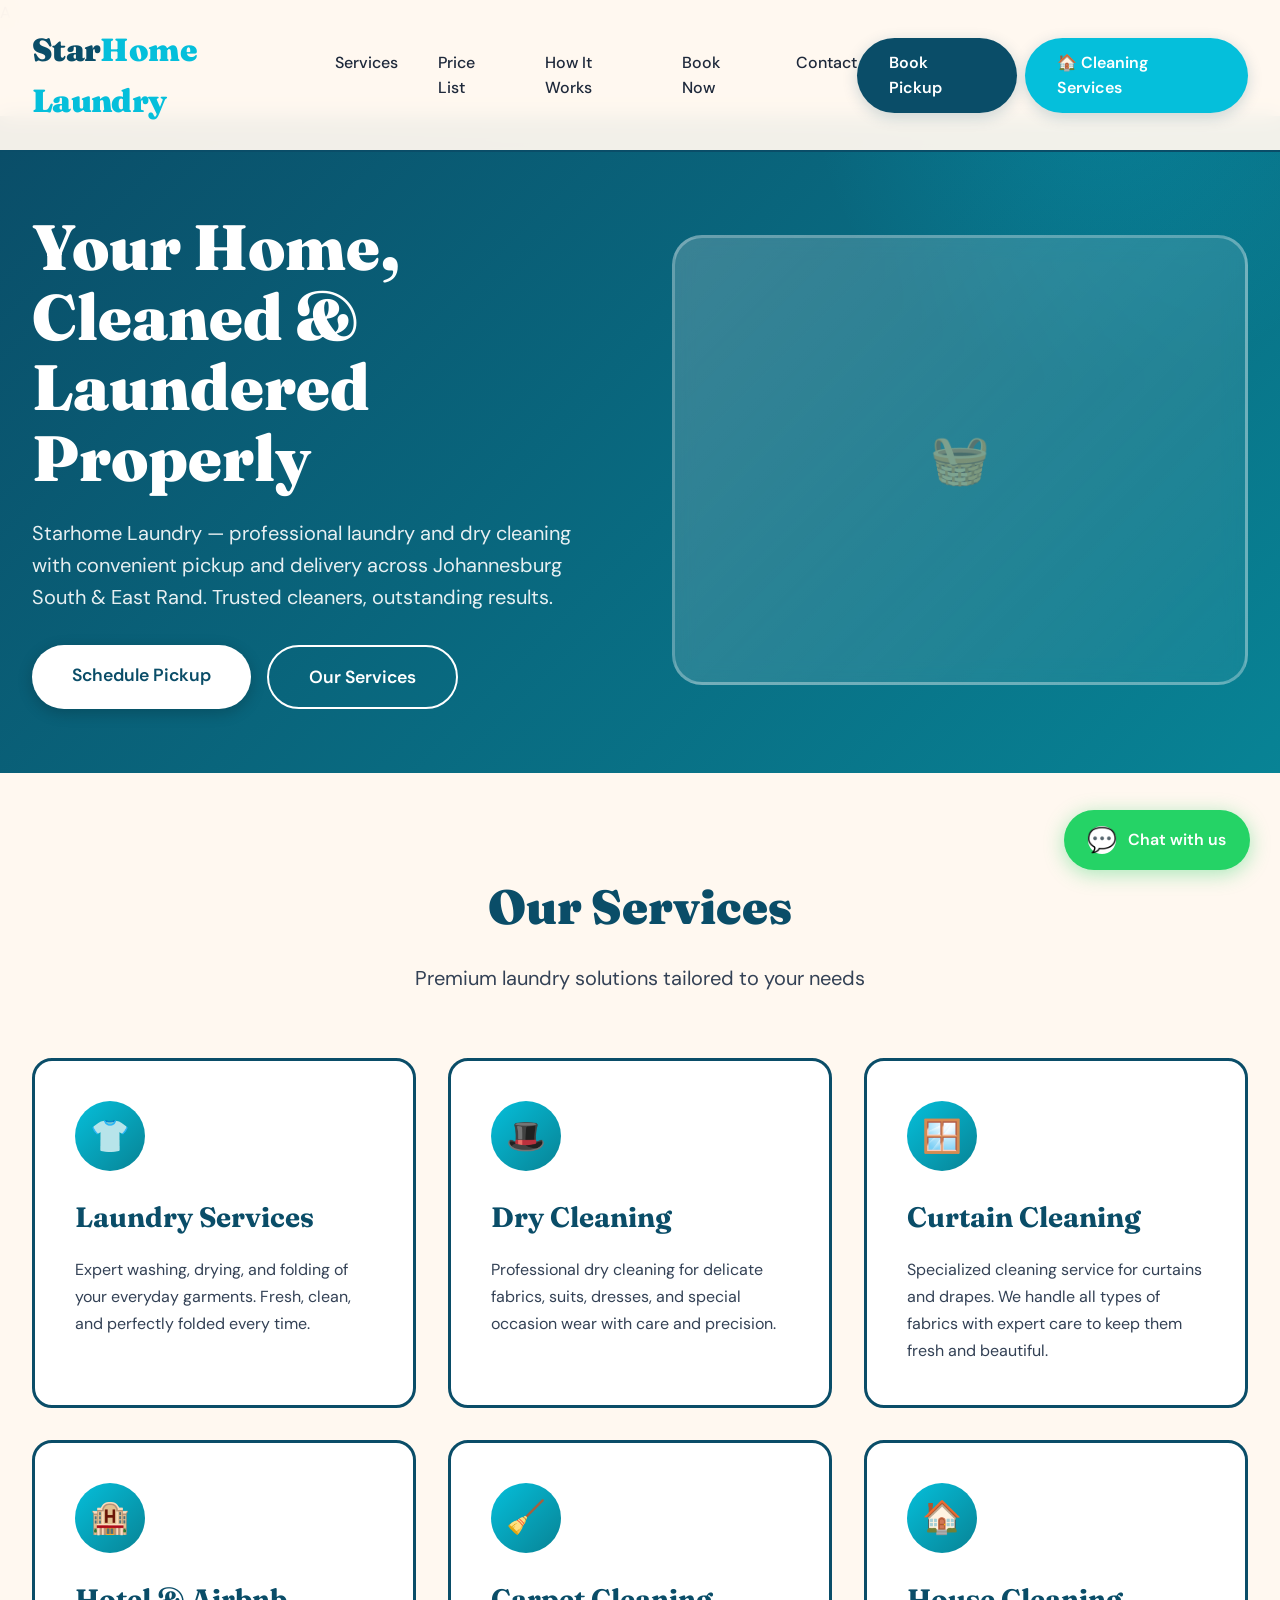
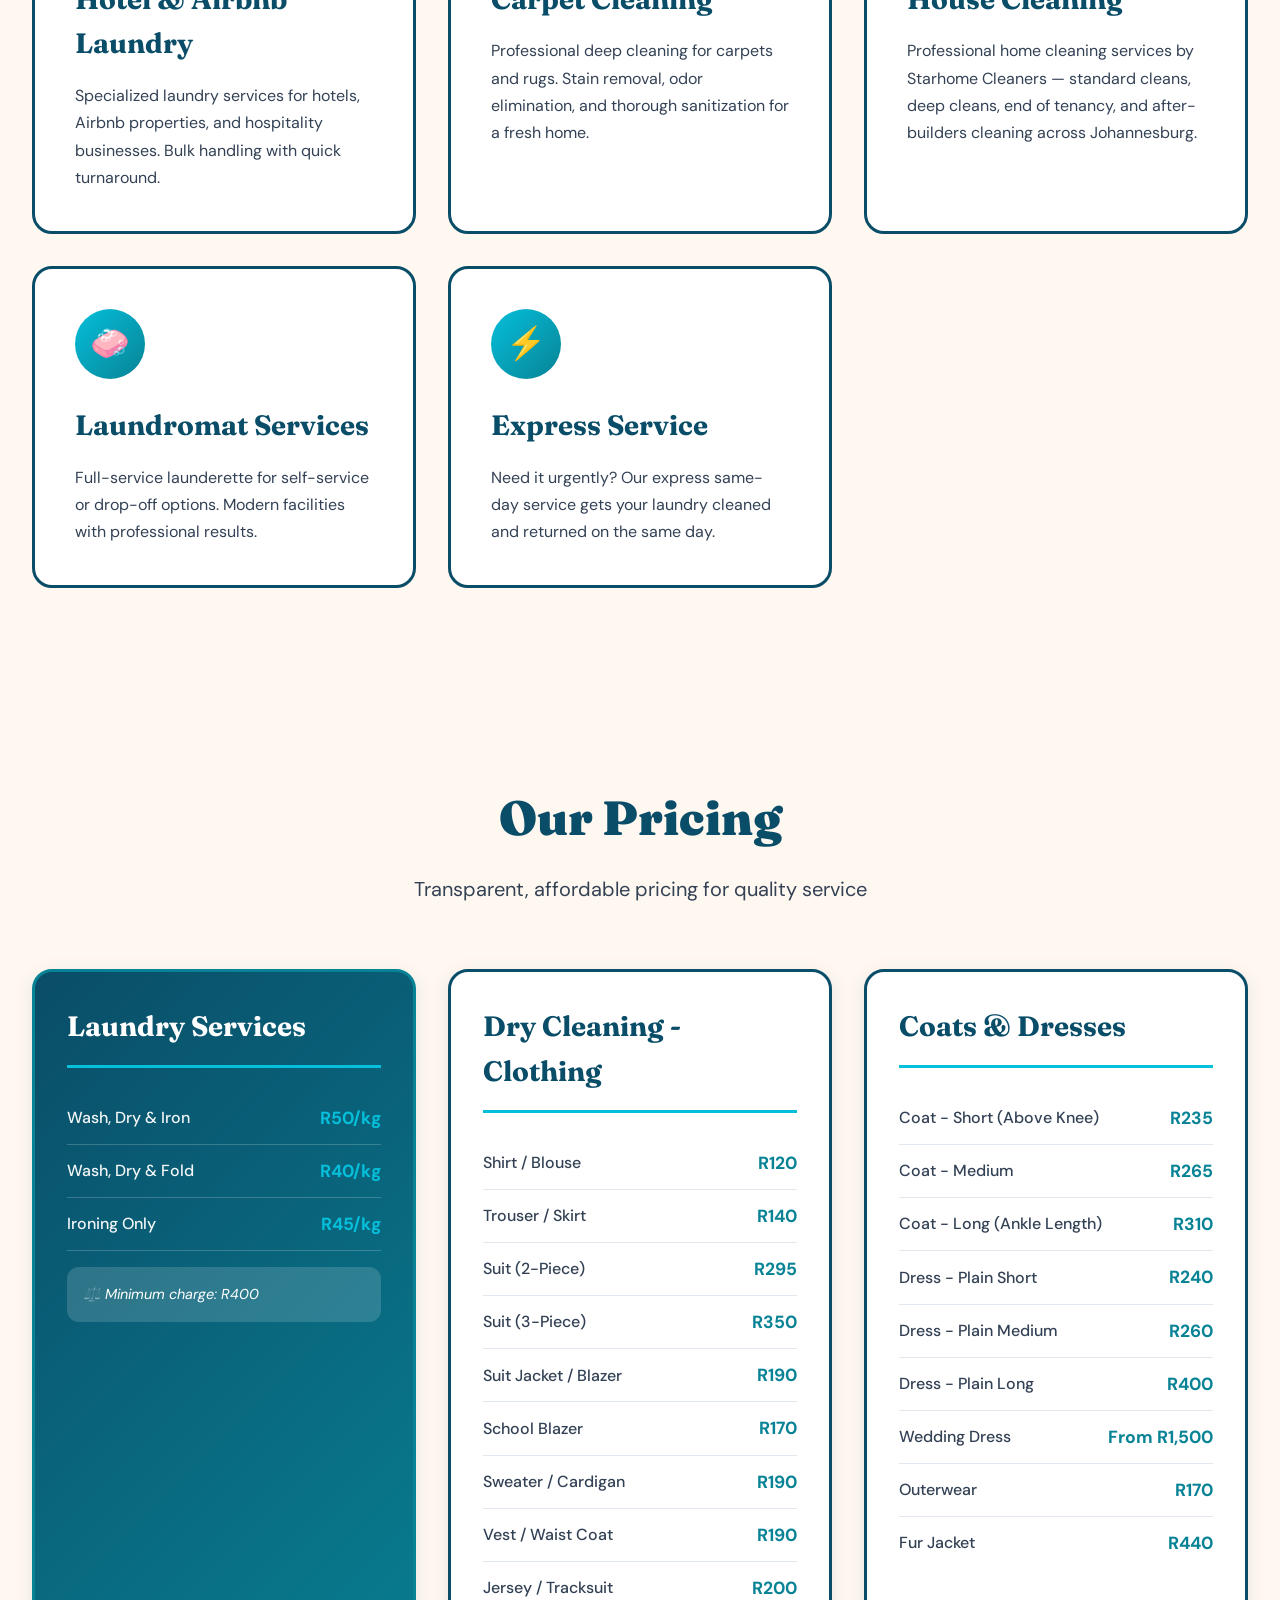
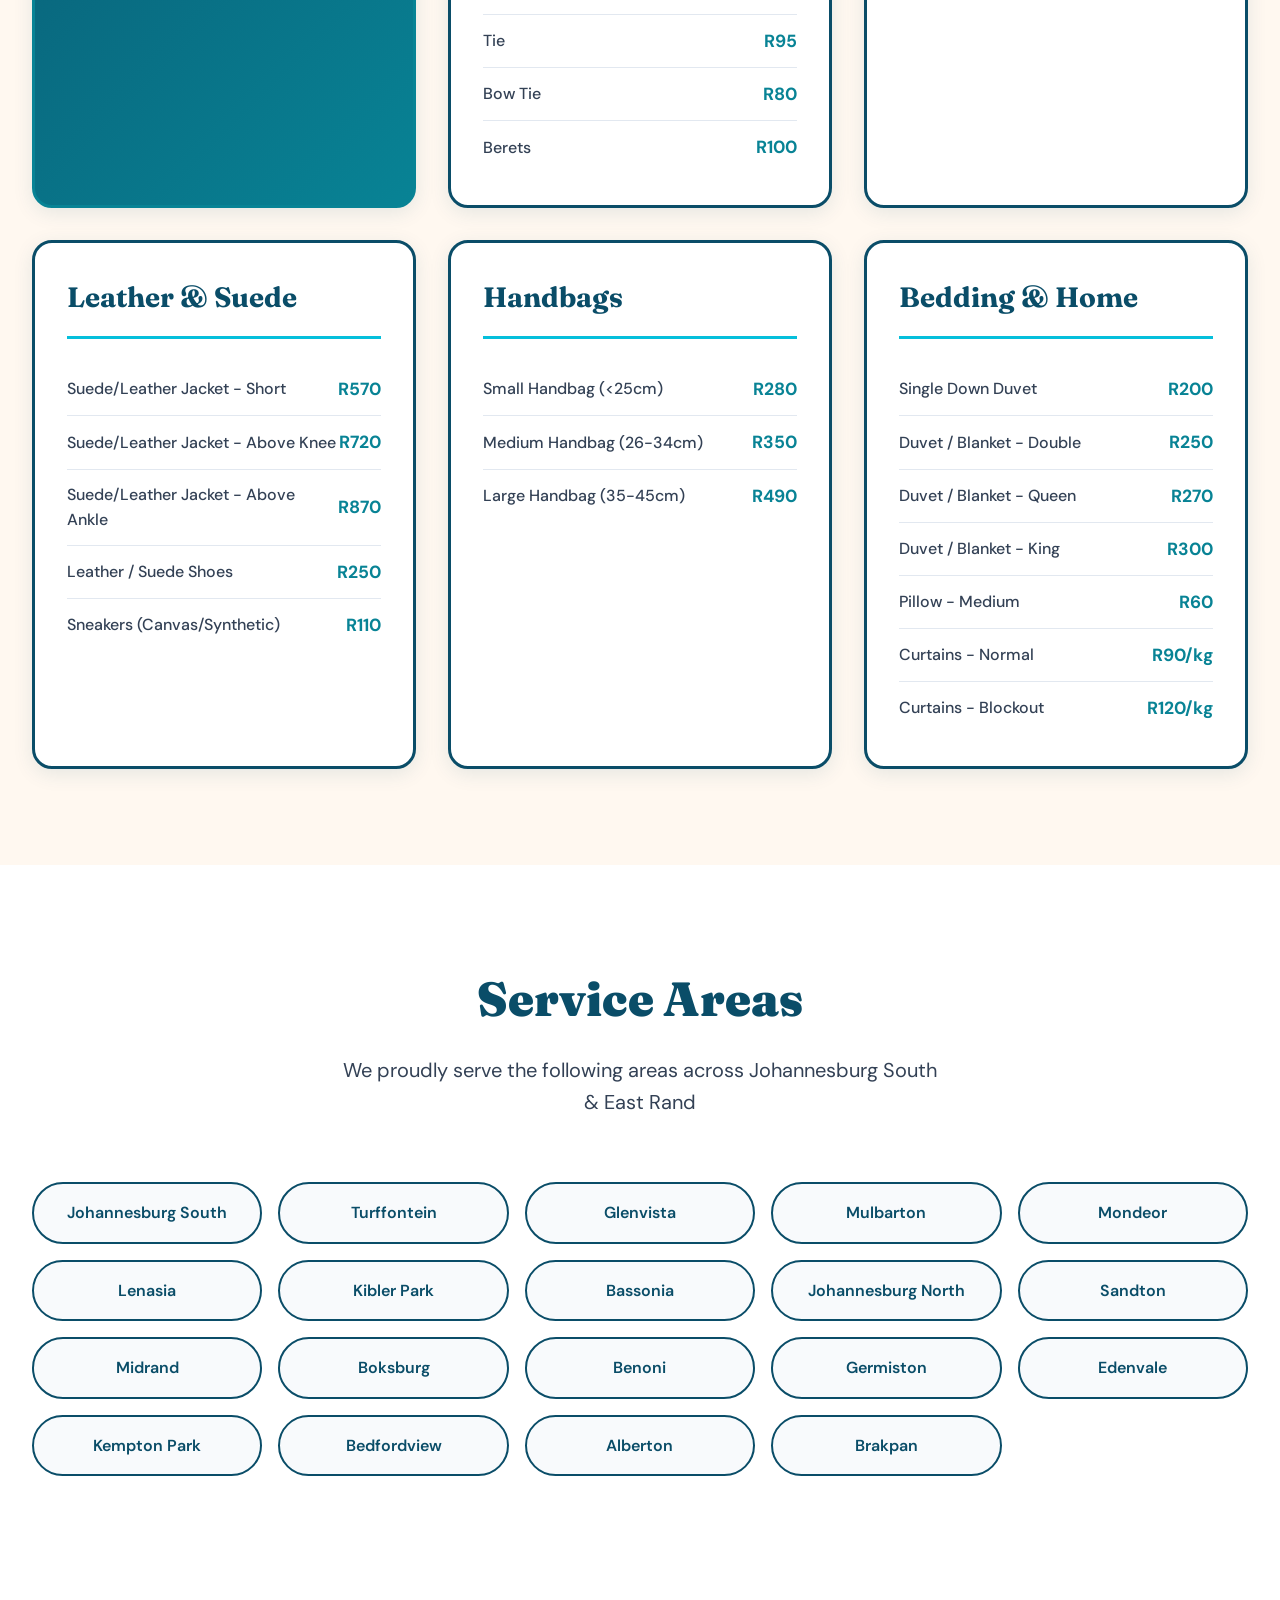
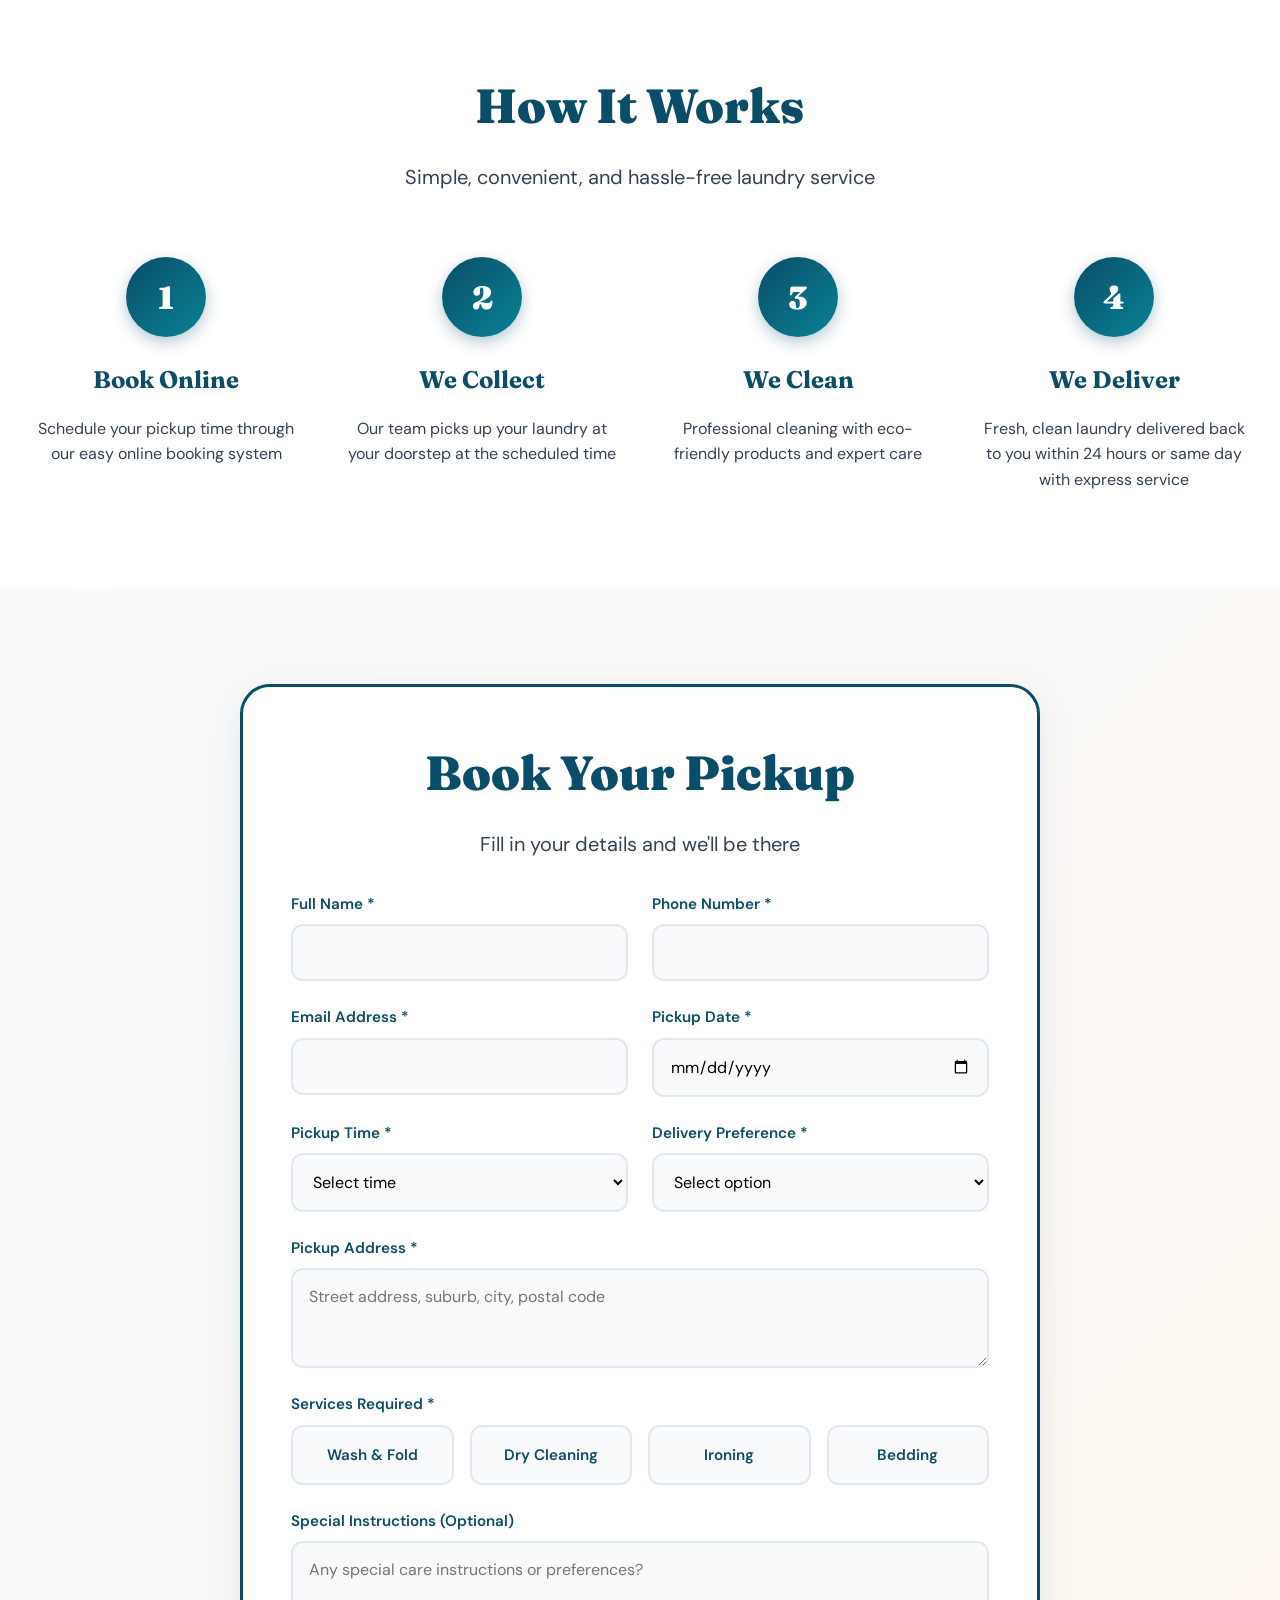
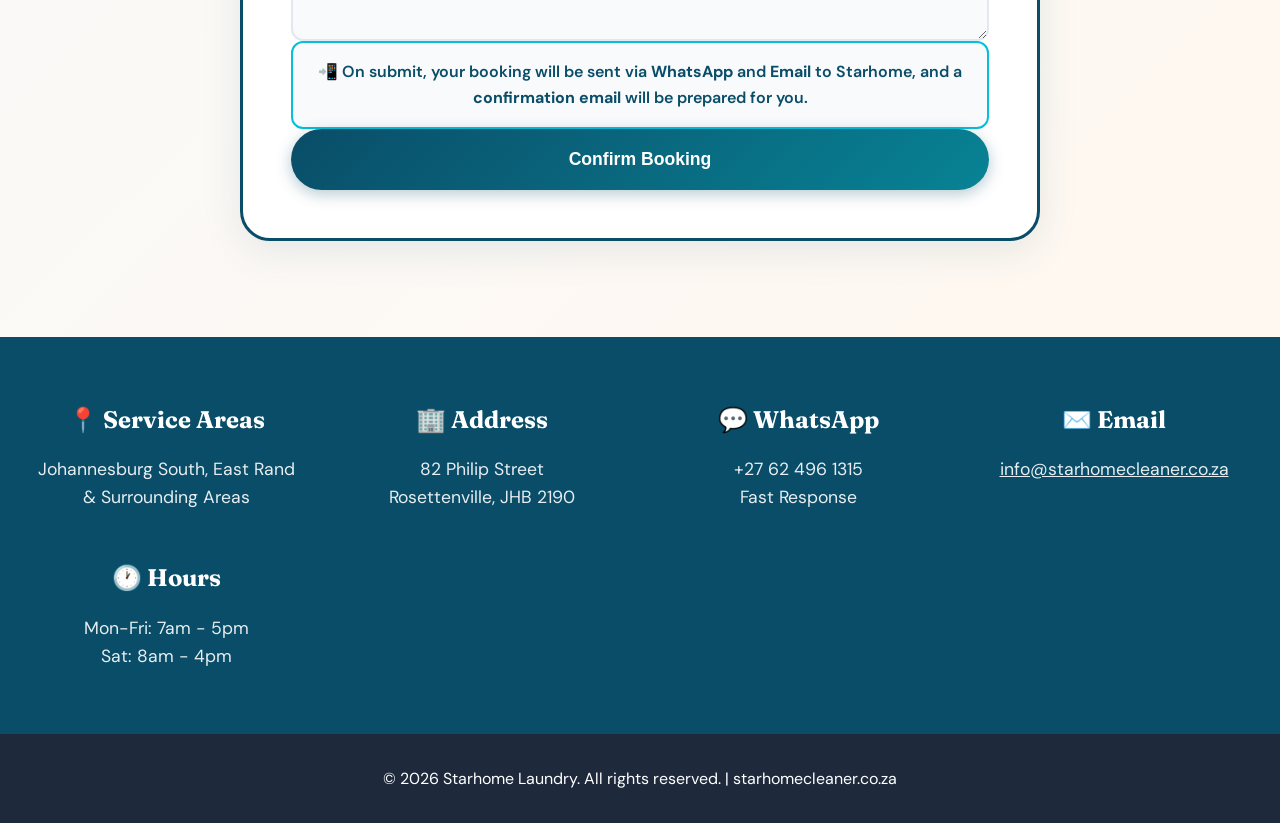
<file: index.html.html>
A<!DOCTYPE html>
<html lang="en">
<head>
    <meta charset="UTF-8">
    <meta name="viewport" content="width=device-width, initial-scale=1.0">
    <title>Starhome Laundry - Professional Laundry & Dry Cleaning Services</title>
    <link href="https://fonts.googleapis.com/css2?family=DM+Sans:wght@400;500;700&family=Fraunces:wght@600;700;900&display=swap" rel="stylesheet">
    <style>
        * {
            margin: 0;
            padding: 0;
            box-sizing: border-box;
        }

        :root {
            --color-primary: #0A4D68;
            --color-secondary: #088395;
            --color-accent: #05BFDB;
            --color-light: #F8FAFC;
            --color-cream: #FFF8F0;
            --color-dark: #1E293B;
            --color-text: #334155;
            --font-display: 'Fraunces', serif;
            --font-body: 'DM Sans', sans-serif;
        }

        body {
            font-family: var(--font-body);
            color: var(--color-text);
            line-height: 1.6;
            background: var(--color-cream);
            overflow-x: hidden;
        }

        /* Header & Navigation */
        header {
            position: fixed;
            top: 0;
            width: 100%;
            z-index: 1000;
            background: rgba(255, 248, 240, 0.95);
            backdrop-filter: blur(10px);
            border-bottom: 2px solid var(--color-primary);
            animation: slideDown 0.6s ease-out;
        }

        @keyframes slideDown {
            from {
                transform: translateY(-100%);
                opacity: 0;
            }
            to {
                transform: translateY(0);
                opacity: 1;
            }
        }

        nav {
            max-width: 1400px;
            margin: 0 auto;
            padding: 1.5rem 2rem;
            display: flex;
            justify-content: space-between;
            align-items: center;
        }

        .logo {
            font-family: var(--font-display);
            font-size: 2rem;
            font-weight: 900;
            color: var(--color-primary);
            text-decoration: none;
            letter-spacing: -0.02em;
        }

        .logo span {
            color: var(--color-accent);
        }

        nav ul {
            display: flex;
            gap: 2.5rem;
            list-style: none;
        }

        nav a {
            text-decoration: none;
            color: var(--color-dark);
            font-weight: 500;
            transition: color 0.3s;
            position: relative;
        }

        nav a:hover {
            color: var(--color-secondary);
        }

        nav a::after {
            content: '';
            position: absolute;
            bottom: -5px;
            left: 0;
            width: 0;
            height: 2px;
            background: var(--color-accent);
            transition: width 0.3s ease;
        }

        nav a:hover::after {
            width: 100%;
        }

        .cta-button {
            background: var(--color-primary);
            color: white;
            padding: 0.75rem 2rem;
            border-radius: 50px;
            text-decoration: none;
            font-weight: 600;
            transition: all 0.3s;
            box-shadow: 0 4px 15px rgba(10, 77, 104, 0.2);
        }

        .cta-button:hover {
            background: var(--color-secondary);
            transform: translateY(-2px);
            box-shadow: 0 6px 20px rgba(10, 77, 104, 0.3);
        }

        .cta-button::after {
            display: none;
        }

        /* Hero Section */
        .hero {
            margin-top: 90px;
            padding: 6rem 2rem 4rem;
            background: linear-gradient(135deg, var(--color-primary) 0%, var(--color-secondary) 100%);
            position: relative;
            overflow: hidden;
        }

        .hero::before {
            content: '';
            position: absolute;
            top: -50%;
            right: -10%;
            width: 600px;
            height: 600px;
            background: radial-gradient(circle, rgba(5, 191, 219, 0.2) 0%, transparent 70%);
            border-radius: 50%;
            animation: float 6s ease-in-out infinite;
        }

        @keyframes float {
            0%, 100% { transform: translate(0, 0) rotate(0deg); }
            50% { transform: translate(-20px, 20px) rotate(5deg); }
        }

        .hero-content {
            max-width: 1400px;
            margin: 0 auto;
            display: grid;
            grid-template-columns: 1fr 1fr;
            gap: 4rem;
            align-items: center;
            position: relative;
            z-index: 1;
        }

        .hero-text h1 {
            font-family: var(--font-display);
            font-size: 4rem;
            font-weight: 900;
            color: white;
            line-height: 1.1;
            margin-bottom: 1.5rem;
            animation: fadeInUp 0.8s ease-out 0.2s backwards;
        }

        @keyframes fadeInUp {
            from {
                opacity: 0;
                transform: translateY(30px);
            }
            to {
                opacity: 1;
                transform: translateY(0);
            }
        }

        .hero-text p {
            font-size: 1.25rem;
            color: rgba(255, 255, 255, 0.9);
            margin-bottom: 2rem;
            animation: fadeInUp 0.8s ease-out 0.4s backwards;
        }

        .hero-buttons {
            display: flex;
            gap: 1rem;
            animation: fadeInUp 0.8s ease-out 0.6s backwards;
        }

        .btn-primary, .btn-secondary {
            padding: 1rem 2.5rem;
            border-radius: 50px;
            font-weight: 600;
            font-size: 1.1rem;
            text-decoration: none;
            transition: all 0.3s;
            display: inline-block;
        }

        .btn-primary {
            background: white;
            color: var(--color-primary);
            box-shadow: 0 4px 15px rgba(0, 0, 0, 0.2);
        }

        .btn-primary:hover {
            transform: translateY(-3px);
            box-shadow: 0 6px 20px rgba(0, 0, 0, 0.3);
        }

        .btn-secondary {
            background: transparent;
            color: white;
            border: 2px solid white;
        }

        .btn-secondary:hover {
            background: white;
            color: var(--color-primary);
        }

        .hero-image {
            position: relative;
            animation: fadeInRight 0.8s ease-out 0.4s backwards;
        }

        @keyframes fadeInRight {
            from {
                opacity: 0;
                transform: translateX(50px);
            }
            to {
                opacity: 1;
                transform: translateX(0);
            }
        }

        .hero-image img {
            width: 100%;
            height: 450px;
            object-fit: cover;
            border-radius: 30px;
            border: 3px solid rgba(255, 255, 255, 0.3);
            box-shadow: 0 10px 40px rgba(0, 0, 0, 0.2);
        }

        .hero-image-placeholder {
            width: 100%;
            height: 450px;
            background: linear-gradient(135deg, rgba(255, 255, 255, 0.2) 0%, rgba(255, 255, 255, 0.05) 100%);
            border-radius: 30px;
            border: 3px solid rgba(255, 255, 255, 0.3);
            display: flex;
            align-items: center;
            justify-content: center;
            font-size: 3rem;
            color: rgba(255, 255, 255, 0.4);
            backdrop-filter: blur(10px);
        }

        /* Services Section */
        .services {
            padding: 6rem 2rem;
            max-width: 1400px;
            margin: 0 auto;
        }

        .section-header {
            text-align: center;
            margin-bottom: 4rem;
        }

        .section-header h2 {
            font-family: var(--font-display);
            font-size: 3rem;
            font-weight: 900;
            color: var(--color-primary);
            margin-bottom: 1rem;
        }

        .section-header p {
            font-size: 1.25rem;
            color: var(--color-text);
            max-width: 600px;
            margin: 0 auto;
        }

        .services-grid {
            display: grid;
            grid-template-columns: repeat(auto-fit, minmax(300px, 1fr));
            gap: 2rem;
        }

        .service-card {
            background: white;
            padding: 2.5rem;
            border-radius: 20px;
            border: 3px solid var(--color-primary);
            transition: all 0.3s;
            position: relative;
            overflow: hidden;
        }

        .service-card::before {
            content: '';
            position: absolute;
            top: 0;
            left: 0;
            width: 100%;
            height: 5px;
            background: linear-gradient(90deg, var(--color-accent), var(--color-secondary));
            transform: scaleX(0);
            transform-origin: left;
            transition: transform 0.3s ease;
        }

        .service-card:hover::before {
            transform: scaleX(1);
        }

        .service-card:hover {
            transform: translateY(-5px);
            box-shadow: 0 10px 30px rgba(10, 77, 104, 0.15);
        }

        .service-icon {
            width: 70px;
            height: 70px;
            background: linear-gradient(135deg, var(--color-accent), var(--color-secondary));
            border-radius: 50%;
            display: flex;
            align-items: center;
            justify-content: center;
            font-size: 2rem;
            margin-bottom: 1.5rem;
            color: white;
        }

        .service-card h3 {
            font-family: var(--font-display);
            font-size: 1.75rem;
            color: var(--color-primary);
            margin-bottom: 1rem;
        }

        .service-card p {
            color: var(--color-text);
            line-height: 1.7;
        }

        /* How It Works */
        .how-it-works {
            padding: 6rem 2rem;
            background: white;
        }

        .steps-container {
            max-width: 1400px;
            margin: 0 auto;
        }

        .steps {
            display: grid;
            grid-template-columns: repeat(auto-fit, minmax(250px, 1fr));
            gap: 3rem;
            margin-top: 4rem;
        }

        .step {
            text-align: center;
            position: relative;
        }

        .step-number {
            width: 80px;
            height: 80px;
            background: linear-gradient(135deg, var(--color-primary), var(--color-secondary));
            color: white;
            border-radius: 50%;
            display: flex;
            align-items: center;
            justify-content: center;
            font-family: var(--font-display);
            font-size: 2rem;
            font-weight: 900;
            margin: 0 auto 1.5rem;
            box-shadow: 0 5px 15px rgba(10, 77, 104, 0.3);
        }

        .step h3 {
            font-family: var(--font-display);
            font-size: 1.5rem;
            color: var(--color-primary);
            margin-bottom: 1rem;
        }

        /* Pricing Section */
        .pricing {
            padding: 6rem 2rem;
            background: var(--color-cream);
        }

        .pricing-container {
            max-width: 1400px;
            margin: 0 auto;
        }

        .pricing-categories {
            display: grid;
            grid-template-columns: repeat(auto-fit, minmax(350px, 1fr));
            gap: 2rem;
            margin-top: 3rem;
        }

        .pricing-category {
            background: white;
            border-radius: 20px;
            padding: 2rem;
            border: 3px solid var(--color-primary);
            box-shadow: 0 5px 20px rgba(10, 77, 104, 0.1);
        }

        .pricing-category h3 {
            font-family: var(--font-display);
            font-size: 1.75rem;
            color: var(--color-primary);
            margin-bottom: 1.5rem;
            padding-bottom: 1rem;
            border-bottom: 3px solid var(--color-accent);
        }

        .price-item {
            display: flex;
            justify-content: space-between;
            align-items: center;
            padding: 0.75rem 0;
            border-bottom: 1px solid #E2E8F0;
        }

        .price-item:last-child {
            border-bottom: none;
        }

        .price-item-name {
            color: var(--color-text);
            font-weight: 500;
        }

        .price-item-cost {
            color: var(--color-secondary);
            font-weight: 700;
            font-size: 1.1rem;
        }

        .price-note {
            background: var(--color-light);
            padding: 1rem;
            border-radius: 12px;
            margin-top: 1rem;
            font-size: 0.9rem;
            color: var(--color-text);
            font-style: italic;
        }

        .laundry-services {
            background: linear-gradient(135deg, var(--color-primary), var(--color-secondary));
            color: white;
            border-color: var(--color-secondary);
        }

        .laundry-services h3 {
            color: white;
            border-bottom-color: var(--color-accent);
        }

        .laundry-services .price-item {
            border-bottom-color: rgba(255, 255, 255, 0.2);
        }

        .laundry-services .price-item-name {
            color: rgba(255, 255, 255, 0.95);
        }

        .laundry-services .price-item-cost {
            color: var(--color-accent);
        }

        .laundry-services .price-note {
            background: rgba(255, 255, 255, 0.15);
            color: white;
        }

        /* Service Areas Section */
        .service-areas {
            padding: 6rem 2rem;
            background: white;
        }

        .areas-container {
            max-width: 1400px;
            margin: 0 auto;
        }

        .areas-grid {
            display: grid;
            grid-template-columns: repeat(auto-fit, minmax(200px, 1fr));
            gap: 1rem;
            margin-top: 3rem;
        }

        .area-tag {
            background: var(--color-light);
            padding: 1rem 1.5rem;
            border-radius: 50px;
            text-align: center;
            font-weight: 600;
            color: var(--color-primary);
            border: 2px solid var(--color-primary);
            transition: all 0.3s;
        }

        .area-tag:hover {
            background: var(--color-primary);
            color: white;
            transform: translateY(-3px);
            box-shadow: 0 4px 15px rgba(10, 77, 104, 0.2);
        }

        /* Booking Section */
        .booking {
            padding: 6rem 2rem;
            background: linear-gradient(135deg, var(--color-light) 0%, var(--color-cream) 100%);
        }

        .booking-container {
            max-width: 800px;
            margin: 0 auto;
            background: white;
            padding: 3rem;
            border-radius: 30px;
            border: 3px solid var(--color-primary);
            box-shadow: 0 10px 40px rgba(10, 77, 104, 0.1);
        }

        .form-grid {
            display: grid;
            grid-template-columns: 1fr 1fr;
            gap: 1.5rem;
            margin-bottom: 1.5rem;
        }

        .form-group {
            display: flex;
            flex-direction: column;
        }

        .form-group.full-width {
            grid-column: 1 / -1;
        }

        label {
            font-weight: 600;
            color: var(--color-primary);
            margin-bottom: 0.5rem;
            font-size: 0.95rem;
        }

        input, select, textarea {
            padding: 1rem;
            border: 2px solid #E2E8F0;
            border-radius: 12px;
            font-family: var(--font-body);
            font-size: 1rem;
            transition: all 0.3s;
            background: var(--color-light);
        }

        input:focus, select:focus, textarea:focus {
            outline: none;
            border-color: var(--color-accent);
            background: white;
        }

        textarea {
            resize: vertical;
            min-height: 100px;
        }

        .service-options {
            display: grid;
            grid-template-columns: repeat(auto-fit, minmax(150px, 1fr));
            gap: 1rem;
            margin-bottom: 1.5rem;
        }

        .checkbox-card {
            position: relative;
        }

        .checkbox-card input[type="checkbox"] {
            position: absolute;
            opacity: 0;
        }

        .checkbox-card label {
            display: block;
            padding: 1rem;
            background: var(--color-light);
            border: 2px solid #E2E8F0;
            border-radius: 12px;
            text-align: center;
            cursor: pointer;
            transition: all 0.3s;
            margin: 0;
        }

        .checkbox-card input[type="checkbox"]:checked + label {
            background: var(--color-primary);
            color: white;
            border-color: var(--color-primary);
        }

        .booking-method-options {
            display: grid;
            grid-template-columns: 1fr 1fr;
            gap: 1rem;
            margin-bottom: 1.5rem;
        }

        .radio-card {
            position: relative;
        }

        .radio-card input[type="radio"] {
            position: absolute;
            opacity: 0;
        }

        .radio-card label {
            display: flex;
            align-items: center;
            justify-content: center;
            gap: 0.5rem;
            padding: 1rem;
            background: var(--color-light);
            border: 2px solid #E2E8F0;
            border-radius: 12px;
            text-align: center;
            cursor: pointer;
            transition: all 0.3s;
            margin: 0;
            font-weight: 600;
        }

        .radio-card input[type="radio"]:checked + label {
            background: var(--color-secondary);
            color: white;
            border-color: var(--color-secondary);
        }

        .radio-card label .icon {
            font-size: 1.5rem;
        }

        .submit-btn {
            width: 100%;
            padding: 1.25rem;
            background: linear-gradient(135deg, var(--color-primary), var(--color-secondary));
            color: white;
            border: none;
            border-radius: 50px;
            font-size: 1.1rem;
            font-weight: 700;
            cursor: pointer;
            transition: all 0.3s;
            box-shadow: 0 4px 15px rgba(10, 77, 104, 0.3);
        }

        .submit-btn:hover {
            transform: translateY(-2px);
            box-shadow: 0 6px 20px rgba(10, 77, 104, 0.4);
        }

        .submit-btn:active {
            transform: translateY(0);
        }

        /* Contact Info */
        .contact-info {
            padding: 4rem 2rem;
            background: var(--color-primary);
            color: white;
        }

        .contact-container {
            max-width: 1400px;
            margin: 0 auto;
            display: grid;
            grid-template-columns: repeat(auto-fit, minmax(250px, 1fr));
            gap: 3rem;
            text-align: center;
        }

        .contact-item h3 {
            font-family: var(--font-display);
            font-size: 1.5rem;
            margin-bottom: 1rem;
        }

        .contact-item p {
            font-size: 1.1rem;
            opacity: 0.9;
        }

        /* Footer */
        footer {
            background: var(--color-dark);
            color: white;
            padding: 2rem;
            text-align: center;
        }

        .success-message {
            display: none;
            background: #10B981;
            color: white;
            padding: 1rem;
            border-radius: 12px;
            margin-bottom: 1.5rem;
            text-align: center;
            font-weight: 600;
        }

        .success-message.show {
            display: block;
            animation: slideInDown 0.5s ease;
        }

        @keyframes slideInDown {
            from {
                opacity: 0;
                transform: translateY(-20px);
            }
            to {
                opacity: 1;
                transform: translateY(0);
            }
        }

        /* WhatsApp Floating Button */
        .whatsapp-float {
            position: fixed;
            bottom: 30px;
            right: 30px;
            z-index: 999;
        }

        .whatsapp-button {
            display: flex;
            align-items: center;
            gap: 0.75rem;
            background: #25D366;
            color: white;
            padding: 1rem 1.5rem;
            border-radius: 50px;
            text-decoration: none;
            font-weight: 600;
            box-shadow: 0 4px 20px rgba(37, 211, 102, 0.4);
            transition: all 0.3s ease;
            animation: popIn 0.5s ease-out 1s backwards;
        }

        @keyframes popIn {
            0% {
                opacity: 0;
                transform: scale(0.5);
            }
            50% {
                transform: scale(1.1);
            }
            100% {
                opacity: 1;
                transform: scale(1);
            }
        }

        .whatsapp-button:hover {
            background: #128C7E;
            transform: translateY(-3px);
            box-shadow: 0 6px 25px rgba(37, 211, 102, 0.5);
        }

        .whatsapp-icon {
            width: 28px;
            height: 28px;
            background: white;
            border-radius: 50%;
            display: flex;
            align-items: center;
            justify-content: center;
            font-size: 1.5rem;
        }

        .whatsapp-text {
            font-size: 1rem;
        }

        /* Responsive */
        @media (max-width: 968px) {
            .hero-content {
                grid-template-columns: 1fr;
                gap: 2rem;
            }

            .hero-text h1 {
                font-size: 2.5rem;
            }

            .hero-image {
                display: none;
            }

            .form-grid {
                grid-template-columns: 1fr;
            }

            .section-header h2 {
                font-size: 2.25rem;
            }
        }

        @media (max-width: 768px) {
            nav ul {
                gap: 1rem;
                font-size: 0.9rem;
            }

            .cta-button {
                font-size: 0.9rem;
                padding: 0.6rem 1.5rem;
            }
        }

        @media (max-width: 640px) {
            nav {
                flex-direction: column;
                gap: 1rem;
                padding: 1rem;
            }

            nav ul {
                display: flex;
                flex-direction: column;
                gap: 0.5rem;
                width: 100%;
                text-align: center;
            }

            .cta-button {
                display: inline-block;
                width: 100%;
                text-align: center;
            }

            .hero {
                margin-top: 280px;
            }

            .hero-text h1 {
                font-size: 2rem;
            }

            .booking-container {
                padding: 2rem 1.5rem;
            }

            .whatsapp-float {
                bottom: 20px;
                right: 20px;
            }

            .whatsapp-text {
                display: none;
            }

            .whatsapp-button {
                padding: 1rem;
                border-radius: 50%;
                width: 60px;
                height: 60px;
                justify-content: center;
            }

            .whatsapp-icon {
                width: 32px;
                height: 32px;
                font-size: 1.75rem;
            }
        }
    </style>
</head>
<body>
    <!-- Header -->
    <header>
        <nav>
            <a href="#" class="logo">Star<span>Home Laundry</span></a>
            <ul>
                <li><a href="#services">Services</a></li>
                <li><a href="#pricing">Price List</a></li>
                <li><a href="#how-it-works">How It Works</a></li>
                <li><a href="#booking">Book Now</a></li>
                <li><a href="#contact">Contact</a></li>
            </ul>
            <a href="#booking" class="cta-button">Book Pickup</a>
            <a href="https://www.starhomecleaner.co.za" target="_blank" class="cta-button" style="background: var(--color-accent); margin-left: 0.5rem;">🏠 Cleaning Services</a>
        </nav>
    </header>

    <!-- Hero Section -->
    <section class="hero">
        <div class="hero-content">
            <div class="hero-text">
                <h1>Your Home, Cleaned & Laundered Properly</h1>
                <p>Starhome Laundry — professional laundry and dry cleaning with convenient pickup and delivery across Johannesburg South & East Rand. Trusted cleaners, outstanding results.</p>
                <div class="hero-buttons">
                    <a href="#booking" class="btn-primary">Schedule Pickup</a>
                    <a href="#services" class="btn-secondary">Our Services</a>
                </div>
            </div>
            <div class="hero-image">
                <div class="hero-image-placeholder">🧺</div>
            </div>
        </div>
    </section>

    <!-- Services Section -->
    <section id="services" class="services">
        <div class="section-header">
            <h2>Our Services</h2>
            <p>Premium laundry solutions tailored to your needs</p>
        </div>
        <div class="services-grid">
            <div class="service-card">
                <div class="service-icon">👕</div>
                <h3>Laundry Services</h3>
                <p>Expert washing, drying, and folding of your everyday garments. Fresh, clean, and perfectly folded every time.</p>
            </div>
            <div class="service-card">
                <div class="service-icon">🎩</div>
                <h3>Dry Cleaning</h3>
                <p>Professional dry cleaning for delicate fabrics, suits, dresses, and special occasion wear with care and precision.</p>
            </div>
            <div class="service-card">
                <div class="service-icon">🪟</div>
                <h3>Curtain Cleaning</h3>
                <p>Specialized cleaning service for curtains and drapes. We handle all types of fabrics with expert care to keep them fresh and beautiful.</p>
            </div>
            <div class="service-card">
                <div class="service-icon">🏨</div>
                <h3>Hotel & Airbnb Laundry</h3>
                <p>Specialized laundry services for hotels, Airbnb properties, and hospitality businesses. Bulk handling with quick turnaround.</p>
            </div>
            <div class="service-card">
                <div class="service-icon">🧹</div>
                <h3>Carpet Cleaning</h3>
                <p>Professional deep cleaning for carpets and rugs. Stain removal, odor elimination, and thorough sanitization for a fresh home.</p>
            </div>
            <div class="service-card">
                <div class="service-icon">🏠</div>
                <h3>House Cleaning</h3>
                <p>Professional home cleaning services by Starhome Cleaners — standard cleans, deep cleans, end of tenancy, and after-builders cleaning across Johannesburg.</p>
            </div>
            <div class="service-card">
                <div class="service-icon">🧼</div>
                <h3>Laundromat Services</h3>
                <p>Full-service launderette for self-service or drop-off options. Modern facilities with professional results.</p>
            </div>
            <div class="service-card">
                <div class="service-icon">⚡</div>
                <h3>Express Service</h3>
                <p>Need it urgently? Our express same-day service gets your laundry cleaned and returned on the same day.</p>
            </div>
        </div>
    </section>

    <!-- Pricing Section -->
    <section id="pricing" class="pricing">
        <div class="pricing-container">
            <div class="section-header">
                <h2>Our Pricing</h2>
                <p>Transparent, affordable pricing for quality service</p>
            </div>

            <div class="pricing-categories">
                <!-- Laundry Services -->
                <div class="pricing-category laundry-services">
                    <h3>Laundry Services</h3>
                    <div class="price-item">
                        <span class="price-item-name">Wash, Dry & Iron</span>
                        <span class="price-item-cost">R50/kg</span>
                    </div>
                    <div class="price-item">
                        <span class="price-item-name">Wash, Dry & Fold</span>
                        <span class="price-item-cost">R40/kg</span>
                    </div>
                    <div class="price-item">
                        <span class="price-item-name">Ironing Only</span>
                        <span class="price-item-cost">R45/kg</span>
                    </div>
                    <div class="price-note">
                        ⚖️ Minimum charge: R400
                    </div>
                </div>

                <!-- Dry Cleaning - Clothing -->
                <div class="pricing-category">
                    <h3>Dry Cleaning - Clothing</h3>
                    <div class="price-item">
                        <span class="price-item-name">Shirt / Blouse</span>
                        <span class="price-item-cost">R120</span>
                    </div>
                    <div class="price-item">
                        <span class="price-item-name">Trouser / Skirt</span>
                        <span class="price-item-cost">R140</span>
                    </div>
                    <div class="price-item">
                        <span class="price-item-name">Suit (2-Piece)</span>
                        <span class="price-item-cost">R295</span>
                    </div>
                    <div class="price-item">
                        <span class="price-item-name">Suit (3-Piece)</span>
                        <span class="price-item-cost">R350</span>
                    </div>
                    <div class="price-item">
                        <span class="price-item-name">Suit Jacket / Blazer</span>
                        <span class="price-item-cost">R190</span>
                    </div>
                    <div class="price-item">
                        <span class="price-item-name">School Blazer</span>
                        <span class="price-item-cost">R170</span>
                    </div>
                    <div class="price-item">
                        <span class="price-item-name">Sweater / Cardigan</span>
                        <span class="price-item-cost">R190</span>
                    </div>
                    <div class="price-item">
                        <span class="price-item-name">Vest / Waist Coat</span>
                        <span class="price-item-cost">R190</span>
                    </div>
                    <div class="price-item">
                        <span class="price-item-name">Jersey / Tracksuit</span>
                        <span class="price-item-cost">R200</span>
                    </div>
                    <div class="price-item">
                        <span class="price-item-name">Tie</span>
                        <span class="price-item-cost">R95</span>
                    </div>
                    <div class="price-item">
                        <span class="price-item-name">Bow Tie</span>
                        <span class="price-item-cost">R80</span>
                    </div>
                    <div class="price-item">
                        <span class="price-item-name">Berets</span>
                        <span class="price-item-cost">R100</span>
                    </div>
                </div>

                <!-- Dry Cleaning - Coats & Dresses -->
                <div class="pricing-category">
                    <h3>Coats & Dresses</h3>
                    <div class="price-item">
                        <span class="price-item-name">Coat - Short (Above Knee)</span>
                        <span class="price-item-cost">R235</span>
                    </div>
                    <div class="price-item">
                        <span class="price-item-name">Coat - Medium</span>
                        <span class="price-item-cost">R265</span>
                    </div>
                    <div class="price-item">
                        <span class="price-item-name">Coat - Long (Ankle Length)</span>
                        <span class="price-item-cost">R310</span>
                    </div>
                    <div class="price-item">
                        <span class="price-item-name">Dress - Plain Short</span>
                        <span class="price-item-cost">R240</span>
                    </div>
                    <div class="price-item">
                        <span class="price-item-name">Dress - Plain Medium</span>
                        <span class="price-item-cost">R260</span>
                    </div>
                    <div class="price-item">
                        <span class="price-item-name">Dress - Plain Long</span>
                        <span class="price-item-cost">R400</span>
                    </div>
                    <div class="price-item">
                        <span class="price-item-name">Wedding Dress</span>
                        <span class="price-item-cost">From R1,500</span>
                    </div>
                    <div class="price-item">
                        <span class="price-item-name">Outerwear</span>
                        <span class="price-item-cost">R170</span>
                    </div>
                    <div class="price-item">
                        <span class="price-item-name">Fur Jacket</span>
                        <span class="price-item-cost">R440</span>
                    </div>
                </div>

                <!-- Leather & Suede -->
                <div class="pricing-category">
                    <h3>Leather & Suede</h3>
                    <div class="price-item">
                        <span class="price-item-name">Suede/Leather Jacket - Short</span>
                        <span class="price-item-cost">R570</span>
                    </div>
                    <div class="price-item">
                        <span class="price-item-name">Suede/Leather Jacket - Above Knee</span>
                        <span class="price-item-cost">R720</span>
                    </div>
                    <div class="price-item">
                        <span class="price-item-name">Suede/Leather Jacket - Above Ankle</span>
                        <span class="price-item-cost">R870</span>
                    </div>
                    <div class="price-item">
                        <span class="price-item-name">Leather / Suede Shoes</span>
                        <span class="price-item-cost">R250</span>
                    </div>
                    <div class="price-item">
                        <span class="price-item-name">Sneakers (Canvas/Synthetic)</span>
                        <span class="price-item-cost">R110</span>
                    </div>
                </div>

                <!-- Handbags -->
                <div class="pricing-category">
                    <h3>Handbags</h3>
                    <div class="price-item">
                        <span class="price-item-name">Small Handbag (&lt;25cm)</span>
                        <span class="price-item-cost">R280</span>
                    </div>
                    <div class="price-item">
                        <span class="price-item-name">Medium Handbag (26-34cm)</span>
                        <span class="price-item-cost">R350</span>
                    </div>
                    <div class="price-item">
                        <span class="price-item-name">Large Handbag (35-45cm)</span>
                        <span class="price-item-cost">R490</span>
                    </div>
                </div>

                <!-- Bedding & Home -->
                <div class="pricing-category">
                    <h3>Bedding & Home</h3>
                    <div class="price-item">
                        <span class="price-item-name">Single Down Duvet</span>
                        <span class="price-item-cost">R200</span>
                    </div>
                    <div class="price-item">
                        <span class="price-item-name">Duvet / Blanket - Double</span>
                        <span class="price-item-cost">R250</span>
                    </div>
                    <div class="price-item">
                        <span class="price-item-name">Duvet / Blanket - Queen</span>
                        <span class="price-item-cost">R270</span>
                    </div>
                    <div class="price-item">
                        <span class="price-item-name">Duvet / Blanket - King</span>
                        <span class="price-item-cost">R300</span>
                    </div>
                    <div class="price-item">
                        <span class="price-item-name">Pillow - Medium</span>
                        <span class="price-item-cost">R60</span>
                    </div>
                    <div class="price-item">
                        <span class="price-item-name">Curtains - Normal</span>
                        <span class="price-item-cost">R90/kg</span>
                    </div>
                    <div class="price-item">
                        <span class="price-item-name">Curtains - Blockout</span>
                        <span class="price-item-cost">R120/kg</span>
                    </div>
                </div>
            </div>
        </div>
    </section>

    <!-- Service Areas Section -->
    <section class="service-areas">
        <div class="areas-container">
            <div class="section-header">
                <h2>Service Areas</h2>
                <p>We proudly serve the following areas across Johannesburg South & East Rand</p>
            </div>
            <div class="areas-grid">
                <!-- Johannesburg South -->
                <div class="area-tag">Johannesburg South</div>
                <div class="area-tag">Turffontein</div>
                <div class="area-tag">Glenvista</div>
                <div class="area-tag">Mulbarton</div>
                <div class="area-tag">Mondeor</div>
                <div class="area-tag">Lenasia</div>
                <div class="area-tag">Kibler Park</div>
                <div class="area-tag">Bassonia</div>
                <!-- Johannesburg North -->
                <div class="area-tag">Johannesburg North</div>
                <div class="area-tag">Sandton</div>
                <div class="area-tag">Midrand</div>
                <!-- East Rand -->
                <div class="area-tag">Boksburg</div>
                <div class="area-tag">Benoni</div>
                <div class="area-tag">Germiston</div>
                <div class="area-tag">Edenvale</div>
                <div class="area-tag">Kempton Park</div>
                <div class="area-tag">Bedfordview</div>
                <div class="area-tag">Alberton</div>
                <div class="area-tag">Brakpan</div>
            </div>
        </div>
    </section>

    <!-- How It Works -->
    <section id="how-it-works" class="how-it-works">
        <div class="steps-container">
            <div class="section-header">
                <h2>How It Works</h2>
                <p>Simple, convenient, and hassle-free laundry service</p>
            </div>
            <div class="steps">
                <div class="step">
                    <div class="step-number">1</div>
                    <h3>Book Online</h3>
                    <p>Schedule your pickup time through our easy online booking system</p>
                </div>
                <div class="step">
                    <div class="step-number">2</div>
                    <h3>We Collect</h3>
                    <p>Our team picks up your laundry at your doorstep at the scheduled time</p>
                </div>
                <div class="step">
                    <div class="step-number">3</div>
                    <h3>We Clean</h3>
                    <p>Professional cleaning with eco-friendly products and expert care</p>
                </div>
                <div class="step">
                    <div class="step-number">4</div>
                    <h3>We Deliver</h3>
                    <p>Fresh, clean laundry delivered back to you within 24 hours or same day with express service</p>
                </div>
            </div>
        </div>
    </section>

    <!-- Booking Section -->
    <section id="booking" class="booking">
        <div class="booking-container">
            <div class="section-header" style="margin-bottom: 2rem;">
                <h2>Book Your Pickup</h2>
                <p>Fill in your details and we'll be there</p>
            </div>
            
            <div id="successMessage" class="success-message">
                ✓ Booking submitted! WhatsApp & emails have been opened — please send each one. We'll confirm your booking shortly.
            </div>

            <form id="bookingForm">
                <div class="form-grid">
                    <div class="form-group">
                        <label for="name">Full Name *</label>
                        <input type="text" id="name" name="name" required>
                    </div>
                    <div class="form-group">
                        <label for="phone">Phone Number *</label>
                        <input type="tel" id="phone" name="phone" required>
                    </div>
                    <div class="form-group">
                        <label for="email">Email Address *</label>
                        <input type="email" id="email" name="email" required>
                    </div>
                    <div class="form-group">
                        <label for="pickup-date">Pickup Date *</label>
                        <input type="date" id="pickup-date" name="pickup-date" required>
                    </div>
                    <div class="form-group">
                        <label for="pickup-time">Pickup Time *</label>
                        <select id="pickup-time" name="pickup-time" required>
                            <option value="">Select time</option>
                            <option value="08:00-10:00">8:00 AM - 10:00 AM</option>
                            <option value="10:00-12:00">10:00 AM - 12:00 PM</option>
                            <option value="12:00-14:00">12:00 PM - 2:00 PM</option>
                            <option value="14:00-16:00">2:00 PM - 4:00 PM</option>
                            <option value="16:00-18:00">4:00 PM - 6:00 PM</option>
                        </select>
                    </div>
                    <div class="form-group">
                        <label for="delivery-option">Delivery Preference *</label>
                        <select id="delivery-option" name="delivery-option" required>
                            <option value="">Select option</option>
                            <option value="standard">Standard (24 hours)</option>
                            <option value="express">Express (Same Day - +50%)</option>
                        </select>
                    </div>
                    <div class="form-group full-width">
                        <label for="address">Pickup Address *</label>
                        <textarea id="address" name="address" required placeholder="Street address, suburb, city, postal code"></textarea>
                    </div>
                </div>

                <div class="form-group full-width">
                    <label>Services Required *</label>
                    <div class="service-options">
                        <div class="checkbox-card">
                            <input type="checkbox" id="wash-fold" name="services" value="wash-fold">
                            <label for="wash-fold">Wash & Fold</label>
                        </div>
                        <div class="checkbox-card">
                            <input type="checkbox" id="dry-clean" name="services" value="dry-clean">
                            <label for="dry-clean">Dry Cleaning</label>
                        </div>
                        <div class="checkbox-card">
                            <input type="checkbox" id="ironing" name="services" value="ironing">
                            <label for="ironing">Ironing</label>
                        </div>
                        <div class="checkbox-card">
                            <input type="checkbox" id="bedding" name="services" value="bedding">
                            <label for="bedding">Bedding</label>
                        </div>
                    </div>
                </div>

                <div class="form-group full-width">
                    <label for="notes">Special Instructions (Optional)</label>
                    <textarea id="notes" name="notes" placeholder="Any special care instructions or preferences?"></textarea>
                </div>

                <div class="form-group full-width" style="background: var(--color-light); padding: 1rem; border-radius: 12px; border: 2px solid var(--color-accent);">
                    <p style="color: var(--color-primary); font-weight: 600; text-align: center;">📲 On submit, your booking will be sent via <strong>WhatsApp</strong> and <strong>Email</strong> to Starhome, and a <strong>confirmation email</strong> will be prepared for you.</p>
                </div>

                <button type="submit" class="submit-btn">Confirm Booking</button>
            </form>
        </div>
    </section>

    <!-- Contact Info -->
    <section id="contact" class="contact-info">
        <div class="contact-container">
            <div class="contact-item">
                <h3>📍 Service Areas</h3>
                <p>Johannesburg South, East Rand<br>& Surrounding Areas</p>
            </div>
            <div class="contact-item">
                <h3>🏢 Address</h3>
                <p>82 Philip Street<br>Rosettenville, JHB 2190</p>
            </div>
            <div class="contact-item">
                <h3>💬 WhatsApp</h3>
                <p>+27 62 496 1315<br>Fast Response</p>
            </div>
            <div class="contact-item">
                <h3>✉️ Email</h3>
                <p><a href="mailto:info@starhomecleaner.co.za" style="color:white;">info@starhomecleaner.co.za</a></p>
            </div>
            <div class="contact-item">
                <h3>🕐 Hours</h3>
                <p>Mon-Fri: 7am - 5pm<br>Sat: 8am - 4pm</p>
            </div>
        </div>
    </section>

    <!-- WhatsApp Float Button -->
    <div class="whatsapp-float">
        <a href="https://wa.me/27624961315" target="_blank" class="whatsapp-button" aria-label="Chat on WhatsApp">
            <span class="whatsapp-icon">💬</span>
            <span class="whatsapp-text">Chat with us</span>
        </a>
    </div>

    <!-- Footer -->
    <footer>
        <p>&copy; 2026 Starhome Laundry. All rights reserved. | starhomecleaner.co.za</p>
    </footer>

    <script>
        // Set minimum date to today
        const today = new Date().toISOString().split('T')[0];
        document.getElementById('pickup-date').setAttribute('min', today);

        // Form submission
        document.getElementById('bookingForm').addEventListener('submit', function(e) {
            e.preventDefault();
            
            // Validate at least one service is selected
            const services = document.querySelectorAll('input[name="services"]:checked');
            if (services.length === 0) {
                alert('Please select at least one service');
                return;
            }

            // Get form data
            const formData = new FormData(this);
            const data = {};
            
            // Process regular fields
            for (let [key, value] of formData.entries()) {
                if (key !== 'services') {
                    data[key] = value;
                }
            }
            
            // Process services checkboxes
            const selectedServices = Array.from(services).map(cb => {
                const label = document.querySelector(`label[for="${cb.id}"]`).textContent;
                return label;
            });
            data.services = selectedServices;

            // Create WhatsApp message (to Starhome)
            const whatsappMessage = `🧺 *NEW STARHOME LAUNDRY BOOKING*

📋 *Customer Details:*
Name: ${data.name}
Phone: ${data.phone}
Email: ${data.email}

📍 *Pickup Information:*
Address: ${data.address}
Date: ${data['pickup-date']}
Time: ${data['pickup-time']}

🧼 *Services Requested:*
${selectedServices.map(s => '• ' + s).join('\n')}

🚚 *Delivery:* ${data['delivery-option'] === 'express' ? 'Express (Same Day)' : 'Standard (24 hours)'}

${data.notes ? '📝 *Special Instructions:*\n' + data.notes : ''}`;

            const whatsappNumber = '27624961315';
            const whatsappURL = `https://wa.me/${whatsappNumber}?text=${encodeURIComponent(whatsappMessage)}`;

            // Create email to Starhome
            const starhomeEmailSubject = encodeURIComponent('New Laundry Booking - ' + data.name);
            const starhomeEmailBody = encodeURIComponent(`NEW STARHOME LAUNDRY BOOKING

CUSTOMER DETAILS:
Name: ${data.name}
Phone: ${data.phone}
Email: ${data.email}

PICKUP INFORMATION:
Address: ${data.address}
Date: ${data['pickup-date']}
Time: ${data['pickup-time']}

SERVICES REQUESTED:
${selectedServices.map(s => '• ' + s).join('\n')}

DELIVERY: ${data['delivery-option'] === 'express' ? 'Express (Same Day)' : 'Standard (24 hours)'}

${data.notes ? 'SPECIAL INSTRUCTIONS:\n' + data.notes : 'No special instructions'}

---
Booking submitted via starhomecleaner.co.za`);

            const starhomeEmailURL = `mailto:info@starhomecleaner.co.za?subject=${starhomeEmailSubject}&body=${starhomeEmailBody}`;

            // Create confirmation email to customer
            const customerEmailSubject = encodeURIComponent('Your Starhome Laundry Booking Confirmation');
            const customerEmailBody = encodeURIComponent(`Dear ${data.name},

Thank you for booking with Starhome Laundry! Here is a summary of your booking:

PICKUP INFORMATION:
Address: ${data.address}
Date: ${data['pickup-date']}
Time: ${data['pickup-time']}

SERVICES REQUESTED:
${selectedServices.map(s => '• ' + s).join('\n')}

DELIVERY: ${data['delivery-option'] === 'express' ? 'Express (Same Day)' : 'Standard (24 hours)'}

${data.notes ? 'SPECIAL INSTRUCTIONS:\n' + data.notes + '\n' : ''}
Our team will be in touch shortly to confirm your booking.

For any queries, please contact us:
📞 WhatsApp: +27 62 496 1315
✉️ Email: info@starhomecleaner.co.za

Thank you for choosing Starhome Laundry!
— The Starhome Team`);

            const customerEmailURL = `mailto:${data.email}?subject=${customerEmailSubject}&body=${customerEmailBody}`;

            // Step 1: Always open WhatsApp to Starhome
            window.open(whatsappURL, '_blank');

            // Step 2: Send email to Starhome + customer confirmation with slight delay to avoid popup blockers
            setTimeout(() => {
                window.open(starhomeEmailURL, '_blank');
            }, 800);
            setTimeout(() => {
                window.open(customerEmailURL, '_blank');
            }, 1600);

            // Show success message
            document.getElementById('successMessage').classList.add('show');

            // Reset form
            this.reset();

            // Scroll to success message
            document.getElementById('successMessage').scrollIntoView({ behavior: 'smooth', block: 'center' });

            // Hide success message after 5 seconds
            setTimeout(() => {
                document.getElementById('successMessage').classList.remove('show');
            }, 5000);
        });

        // Smooth scrolling for navigation links
        document.querySelectorAll('a[href^="#"]').forEach(anchor => {
            anchor.addEventListener('click', function (e) {
                e.preventDefault();
                const target = document.querySelector(this.getAttribute('href'));
                if (target) {
                    const offset = 80;
                    const targetPosition = target.offsetTop
</file>
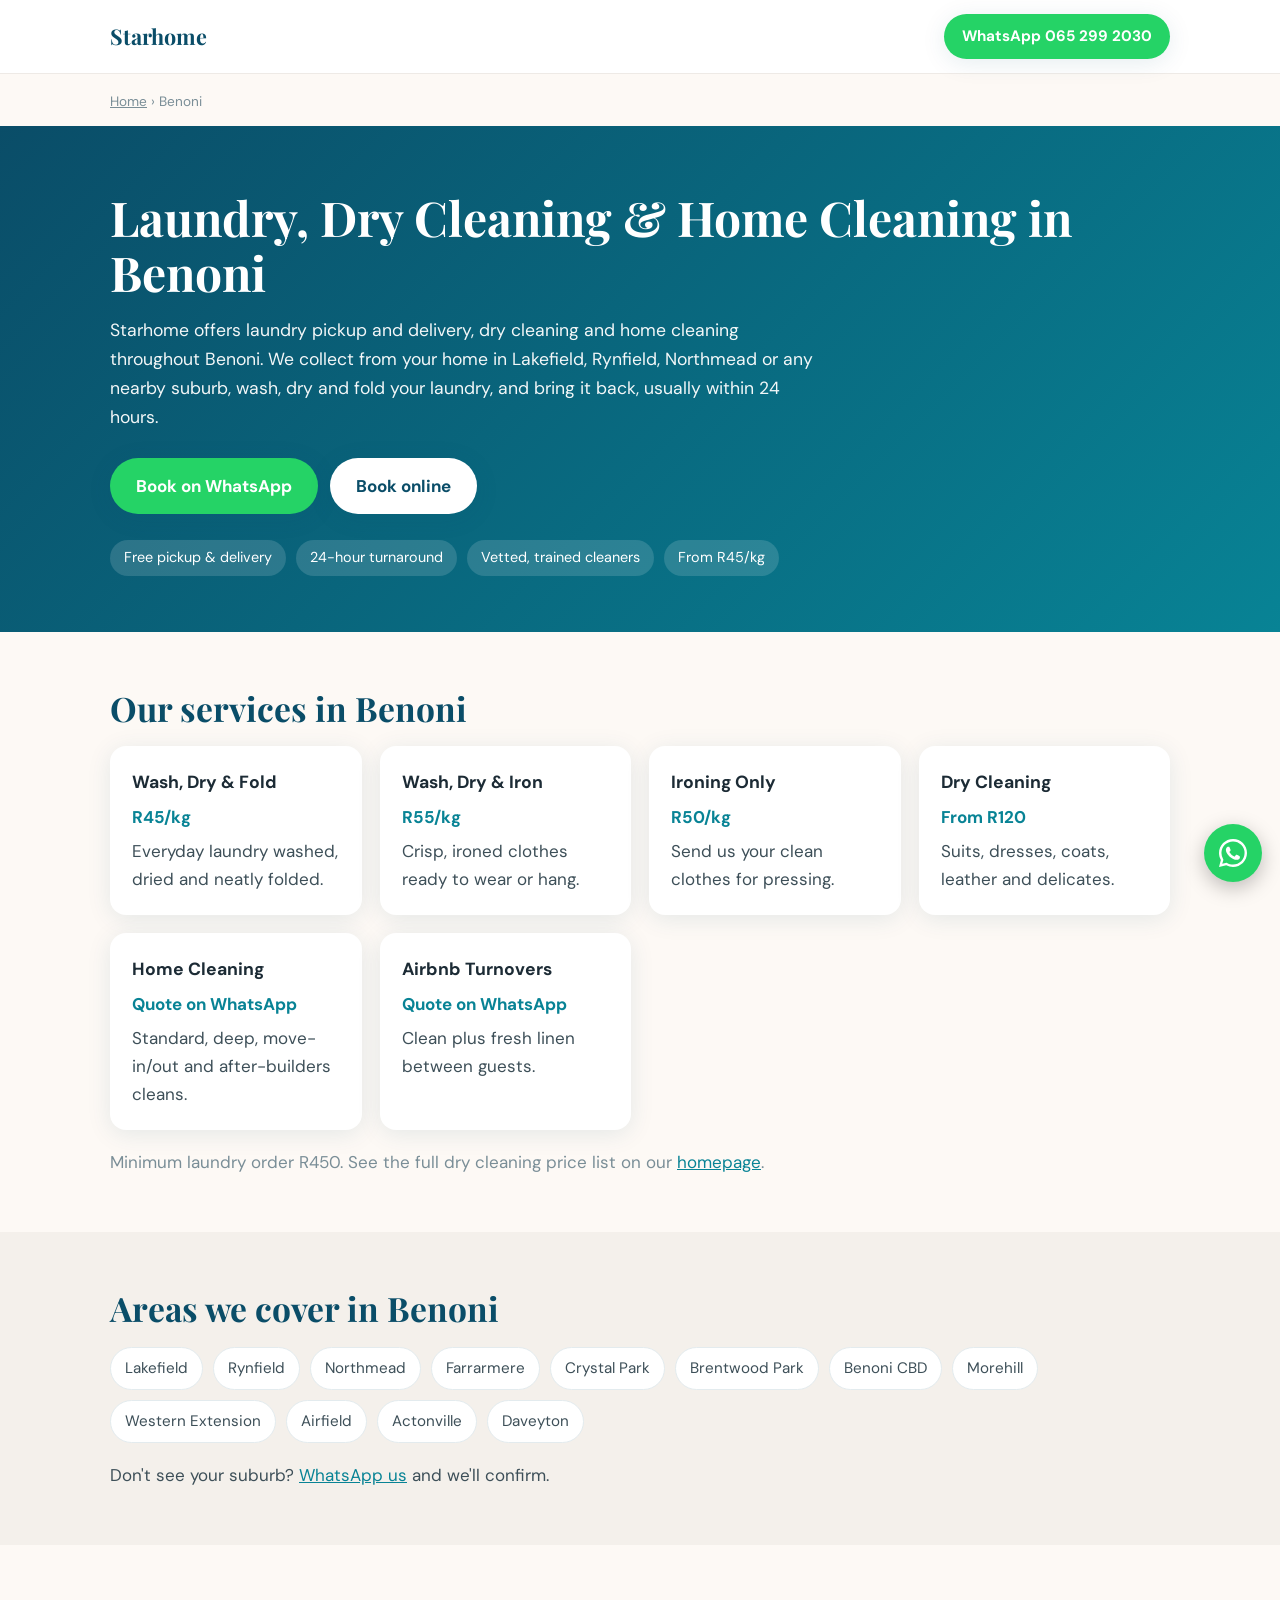
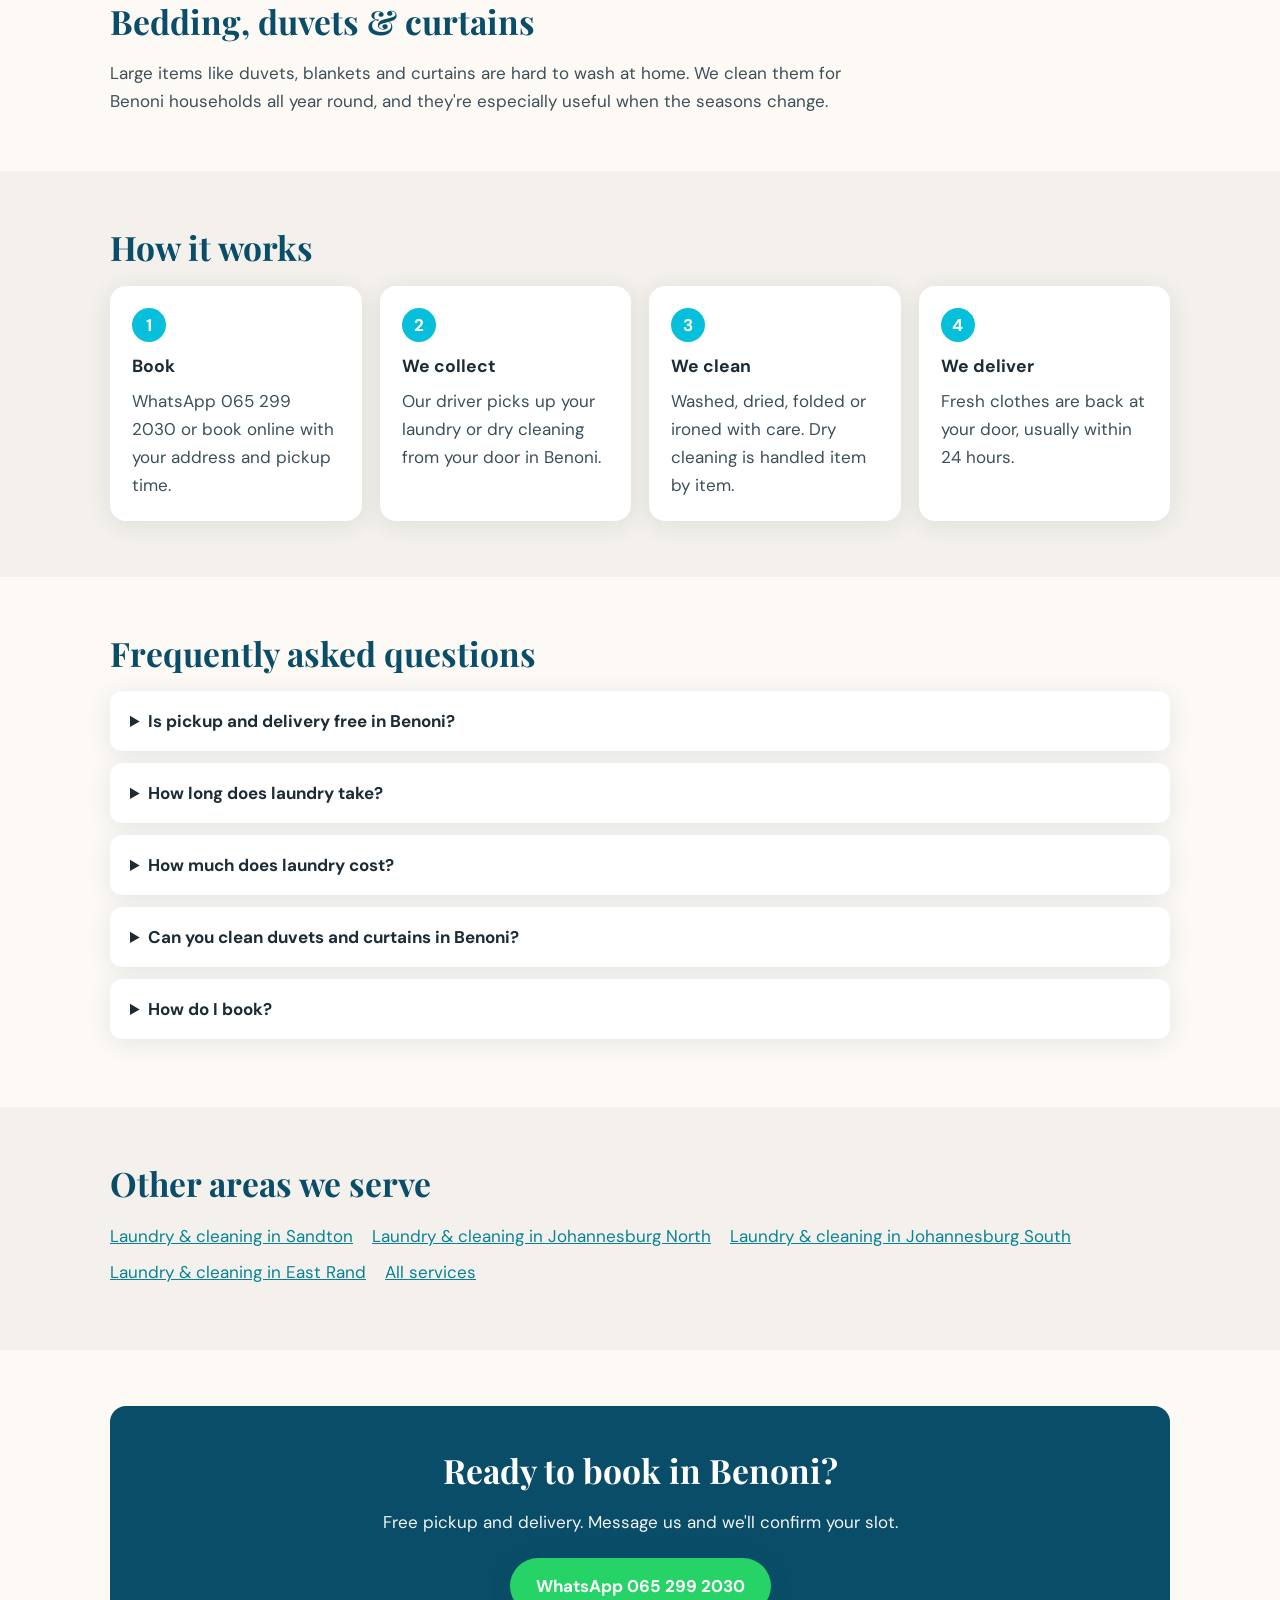
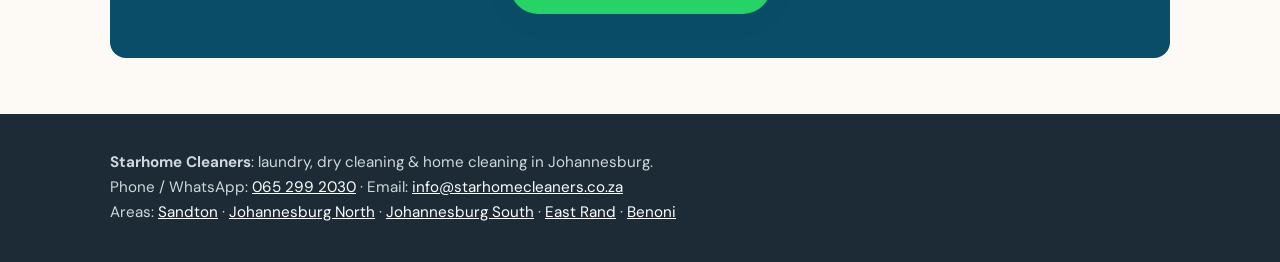
<file: laundry-cleaning-benoni.html>
<!DOCTYPE html>
<html lang="en-ZA">
<head>
<meta charset="UTF-8">
<meta name="viewport" content="width=device-width, initial-scale=1">
<title>Laundry, Dry Cleaning &amp; Home Cleaning in Benoni | Free Pickup | Starhome</title>
<meta name="description" content="Laundry from R45/kg, dry cleaning and home cleaning in Benoni: Lakefield, Rynfield, Northmead, Farrarmere &amp; more. Free pickup &amp; delivery. WhatsApp 065 299 2030.">
<meta name="robots" content="index, follow, max-image-preview:large">
<link rel="canonical" href="https://www.starhomecleaners.co.za/laundry-cleaning-benoni.html">
<link rel="icon" href="/favicon.png">
<meta property="og:type" content="website">
<meta property="og:locale" content="en_ZA">
<meta property="og:site_name" content="Starhome Cleaners">
<meta property="og:url" content="https://www.starhomecleaners.co.za/laundry-cleaning-benoni.html">
<meta property="og:title" content="Laundry, Dry Cleaning &amp; Home Cleaning in Benoni | Free Pickup | Starhome">
<meta property="og:description" content="Laundry from R45/kg, dry cleaning and home cleaning in Benoni: Lakefield, Rynfield, Northmead, Farrarmere &amp; more. Free pickup &amp; delivery. WhatsApp 065 299 2030.">
<meta property="og:image" content="https://www.starhomecleaners.co.za/og-image.jpg">
<meta property="og:image:alt" content="Starhome laundry and home cleaning in Benoni">
<link rel="preconnect" href="https://fonts.googleapis.com">
<link rel="preconnect" href="https://fonts.gstatic.com" crossorigin>
<link href="https://fonts.googleapis.com/css2?family=DM+Sans:wght@400;500;700&family=Playfair+Display:wght@600;700&display=swap" rel="stylesheet">
<script type="application/ld+json">
{
 "@context": "https://schema.org",
 "@graph": [
  {
   "@type": [
    "DryCleaningOrLaundry",
    "HouseCleaning"
   ],
   "@id": "https://www.starhomecleaners.co.za/laundry-cleaning-benoni.html#business",
   "name": "Starhome Cleaners – Benoni",
   "url": "https://www.starhomecleaners.co.za/laundry-cleaning-benoni.html",
   "telephone": "+27652992030",
   "email": "info@starhomecleaners.co.za",
   "image": "https://www.starhomecleaners.co.za/og-image.jpg",
   "priceRange": "R45–R1500",
   "parentOrganization": {
    "@type": "Organization",
    "name": "Starhome Cleaners",
    "url": "https://www.starhomecleaners.co.za/"
   },
   "address": {
    "@type": "PostalAddress",
    "addressLocality": "Johannesburg",
    "addressRegion": "Gauteng",
    "addressCountry": "ZA"
   },
   "areaServed": [
    {
     "@type": "Place",
     "name": "Benoni"
    },
    {
     "@type": "Place",
     "name": "Lakefield"
    },
    {
     "@type": "Place",
     "name": "Rynfield"
    },
    {
     "@type": "Place",
     "name": "Northmead"
    },
    {
     "@type": "Place",
     "name": "Farrarmere"
    },
    {
     "@type": "Place",
     "name": "Crystal Park"
    },
    {
     "@type": "Place",
     "name": "Brentwood Park"
    },
    {
     "@type": "Place",
     "name": "Benoni CBD"
    },
    {
     "@type": "Place",
     "name": "Morehill"
    },
    {
     "@type": "Place",
     "name": "Western Extension"
    },
    {
     "@type": "Place",
     "name": "Airfield"
    },
    {
     "@type": "Place",
     "name": "Actonville"
    },
    {
     "@type": "Place",
     "name": "Daveyton"
    }
   ],
   "sameAs": [
    "https://www.facebook.com/StarHomecleaningservices/",
    "https://www.instagram.com/starhomecleaner/"
   ]
  },
  {
   "@type": "BreadcrumbList",
   "itemListElement": [
    {
     "@type": "ListItem",
     "position": 1,
     "name": "Home",
     "item": "https://www.starhomecleaners.co.za/"
    },
    {
     "@type": "ListItem",
     "position": 2,
     "name": "Benoni",
     "item": "https://www.starhomecleaners.co.za/laundry-cleaning-benoni.html"
    }
   ]
  },
  {
   "@type": "FAQPage",
   "mainEntity": [
    {
     "@type": "Question",
     "name": "Is pickup and delivery free in Benoni?",
     "acceptedAnswer": {
      "@type": "Answer",
      "text": "Yes. Pickup and delivery are free across Benoni for laundry orders above the R450 minimum charge."
     }
    },
    {
     "@type": "Question",
     "name": "How long does laundry take?",
     "acceptedAnswer": {
      "@type": "Answer",
      "text": "Most orders are returned within 24 hours. Same-day express is available on request. Ask on WhatsApp when you book."
     }
    },
    {
     "@type": "Question",
     "name": "How much does laundry cost?",
     "acceptedAnswer": {
      "@type": "Answer",
      "text": "Wash, dry & fold is R45/kg, wash, dry & iron is R55/kg and ironing only is R50/kg, with a R450 minimum order. Dry cleaning is priced per item, from R120."
     }
    },
    {
     "@type": "Question",
     "name": "Can you clean duvets and curtains in Benoni?",
     "acceptedAnswer": {
      "@type": "Answer",
      "text": "Yes. We launder single and double duvets, blankets and curtains. Book a pickup and add them to your order, and we'll price them per item."
     }
    },
    {
     "@type": "Question",
     "name": "How do I book?",
     "acceptedAnswer": {
      "@type": "Answer",
      "text": "WhatsApp us on 065 299 2030 or use the online booking page. Tell us your address, what you need cleaned and a convenient pickup time."
     }
    }
   ]
  }
 ]
}
</script>
<style>
:root{--navy:#0A4D68;--teal:#088395;--sky:#05BFDB;--cream:#FDF9F5;--offwhite:#F4F0EB;--dark:#1C2B35;--text:#3D4F58;--muted:#7A8E97;--white:#fff;--green:#25D366;--display:'Playfair Display',serif;--body:'DM Sans',sans-serif;--radius:16px;--shadow:0 4px 24px rgba(10,77,104,.10)}
*{box-sizing:border-box;margin:0;padding:0}
html{scroll-behavior:smooth}
body{font-family:var(--body);color:var(--text);background:var(--cream);line-height:1.65;font-size:17px}
a{color:var(--teal)}
img{max-width:100%;display:block}
.wrap{max-width:1100px;margin:0 auto;padding:0 20px}
header{background:var(--white);box-shadow:0 1px 0 rgba(0,0,0,.06);position:sticky;top:0;z-index:10}
.nav{display:flex;align-items:center;justify-content:space-between;padding:14px 20px;max-width:1100px;margin:0 auto;gap:12px}
.logo{font-family:var(--display);font-weight:700;font-size:1.35rem;color:var(--navy);text-decoration:none}
.nav a.btn{padding:10px 18px;font-size:.95rem}
.btn{display:inline-block;background:var(--green);color:#fff;text-decoration:none;font-weight:700;padding:14px 26px;border-radius:999px;box-shadow:var(--shadow)}
.btn.alt{background:var(--navy)}
.crumbs{font-size:.85rem;color:var(--muted);padding-top:18px;padding-bottom:12px}
.crumbs a{color:var(--muted)}
.hero{background:linear-gradient(135deg,var(--navy),var(--teal));color:#fff;padding:64px 0 56px}
.hero h1{font-family:var(--display);font-size:clamp(2rem,5vw,3rem);line-height:1.15;margin-bottom:16px}
.hero p{max-width:720px;font-size:1.1rem;opacity:.95;margin-bottom:26px}
.hero .ctas{display:flex;gap:12px;flex-wrap:wrap}
.badges{display:flex;gap:10px;flex-wrap:wrap;margin-top:26px}
.badges span{background:rgba(255,255,255,.14);padding:6px 14px;border-radius:999px;font-size:.9rem}
section{padding:56px 0}
h2{font-family:var(--display);color:var(--navy);font-size:clamp(1.5rem,3.5vw,2.1rem);margin-bottom:18px;line-height:1.2}
h3{color:var(--dark);font-size:1.1rem;margin-bottom:6px}
.grid{display:grid;grid-template-columns:repeat(auto-fit,minmax(240px,1fr));gap:18px}
.card{background:var(--white);border-radius:var(--radius);padding:22px;box-shadow:var(--shadow)}
.price{color:var(--teal);font-weight:700;margin-bottom:6px}
.suburbs{display:flex;flex-wrap:wrap;gap:10px;list-style:none}
.suburbs li{background:var(--white);border:1px solid #e3ebee;padding:8px 14px;border-radius:999px;font-size:.95rem}
.steps{counter-reset:s;list-style:none;display:grid;grid-template-columns:repeat(auto-fit,minmax(220px,1fr));gap:18px}
.steps li{counter-increment:s;background:var(--white);border-radius:var(--radius);padding:22px;box-shadow:var(--shadow)}
.steps li::before{content:counter(s);display:inline-grid;place-items:center;width:34px;height:34px;border-radius:50%;background:var(--sky);color:#fff;font-weight:700;margin-bottom:10px}
.alt-bg{background:var(--offwhite)}
details{background:var(--white);border-radius:12px;padding:16px 20px;margin-bottom:12px;box-shadow:var(--shadow)}
summary{font-weight:700;color:var(--dark);cursor:pointer}
details p{margin-top:10px}
.other a{margin-right:14px;display:inline-block;margin-bottom:8px}
.cta{background:var(--navy);color:#fff;text-align:center;border-radius:var(--radius);padding:44px 24px}
.cta h2{color:#fff}
.cta p{margin-bottom:22px;opacity:.95}
footer{background:var(--dark);color:#cfd8dc;padding:36px 0;font-size:.95rem}
footer a{color:#fff}
.fab{position:fixed;right:18px;bottom:18px;background:var(--green);color:#fff;width:58px;height:58px;border-radius:50%;display:grid;place-items:center;box-shadow:0 6px 20px rgba(0,0,0,.25);z-index:20}
@media(max-width:600px){.nav .logo{font-size:1.15rem}.hero{padding:44px 0 40px}section{padding:42px 0}}
</style>
</head>
<body>
<header>
  <div class="nav">
    <a class="logo" href="/">Starhome</a>
    <a class="btn" href="https://wa.me/27652992030?text=Hi%20Starhome%2C%20I%27d%20like%20to%20book%20a%20pickup%20in%20Benoni." rel="noopener">WhatsApp 065 299 2030</a>
  </div>
</header>

<main>
  <div class="wrap crumbs"><a href="/">Home</a> › Benoni</div>

  <div class="hero">
    <div class="wrap">
      <h1>Laundry, Dry Cleaning &amp; Home Cleaning in Benoni</h1>
      <p>Starhome offers laundry pickup and delivery, dry cleaning and home cleaning throughout Benoni. We collect from your home in Lakefield, Rynfield, Northmead or any nearby suburb, wash, dry and fold your laundry, and bring it back, usually within 24 hours.</p>
      <div class="ctas">
        <a class="btn" href="https://wa.me/27652992030?text=Hi%20Starhome%2C%20I%27d%20like%20to%20book%20a%20pickup%20in%20Benoni." rel="noopener">Book on WhatsApp</a>
        <a class="btn alt" href="/book.html" style="background:#fff;color:var(--navy)">Book online</a>
      </div>
      <div class="badges"><span>Free pickup &amp; delivery</span><span>24-hour turnaround</span><span>Vetted, trained cleaners</span><span>From R45/kg</span></div>
    </div>
  </div>

  <section>
    <div class="wrap">
      <h2>Our services in Benoni</h2>
      <div class="grid">
        <div class="card"><h3>Wash, Dry &amp; Fold</h3><div class="price">R45/kg</div><p>Everyday laundry washed, dried and neatly folded.</p></div>
        <div class="card"><h3>Wash, Dry &amp; Iron</h3><div class="price">R55/kg</div><p>Crisp, ironed clothes ready to wear or hang.</p></div>
        <div class="card"><h3>Ironing Only</h3><div class="price">R50/kg</div><p>Send us your clean clothes for pressing.</p></div>
        <div class="card"><h3>Dry Cleaning</h3><div class="price">From R120</div><p>Suits, dresses, coats, leather and delicates.</p></div>
        <div class="card"><h3>Home Cleaning</h3><div class="price">Quote on WhatsApp</div><p>Standard, deep, move-in/out and after-builders cleans.</p></div>
        <div class="card"><h3>Airbnb Turnovers</h3><div class="price">Quote on WhatsApp</div><p>Clean plus fresh linen between guests.</p></div>
      </div>
      <p style="margin-top:18px;color:var(--muted)">Minimum laundry order R450. See the full dry cleaning price list on our <a href="/#pricing">homepage</a>.</p>
    </div>
  </section>

  <section class="alt-bg">
    <div class="wrap">
      <h2>Areas we cover in Benoni</h2>
      <ul class="suburbs">
        <li>Lakefield</li>
        <li>Rynfield</li>
        <li>Northmead</li>
        <li>Farrarmere</li>
        <li>Crystal Park</li>
        <li>Brentwood Park</li>
        <li>Benoni CBD</li>
        <li>Morehill</li>
        <li>Western Extension</li>
        <li>Airfield</li>
        <li>Actonville</li>
        <li>Daveyton</li>
      </ul>
      <p style="margin-top:18px">Don't see your suburb? <a href="https://wa.me/27652992030?text=Hi%20Starhome%2C%20I%27d%20like%20to%20book%20a%20pickup%20in%20Benoni." rel="noopener">WhatsApp us</a> and we'll confirm.</p>
    </div>
  </section>

  <section>
    <div class="wrap">
      <h2>Bedding, duvets &amp; curtains</h2>
      <p style="max-width:780px">Large items like duvets, blankets and curtains are hard to wash at home. We clean them for Benoni households all year round, and they&#x27;re especially useful when the seasons change.</p>
    </div>
  </section>

  <section class="alt-bg">
    <div class="wrap">
      <h2>How it works</h2>
      <ol class="steps">
        <li><h3>Book</h3><p>WhatsApp 065 299 2030 or book online with your address and pickup time.</p></li>
        <li><h3>We collect</h3><p>Our driver picks up your laundry or dry cleaning from your door in Benoni.</p></li>
        <li><h3>We clean</h3><p>Washed, dried, folded or ironed with care. Dry cleaning is handled item by item.</p></li>
        <li><h3>We deliver</h3><p>Fresh clothes are back at your door, usually within 24 hours.</p></li>
      </ol>
    </div>
  </section>

  <section>
    <div class="wrap">
      <h2>Frequently asked questions</h2>
      <details><summary>Is pickup and delivery free in Benoni?</summary><p>Yes. Pickup and delivery are free across Benoni for laundry orders above the R450 minimum charge.</p></details>
      <details><summary>How long does laundry take?</summary><p>Most orders are returned within 24 hours. Same-day express is available on request. Ask on WhatsApp when you book.</p></details>
      <details><summary>How much does laundry cost?</summary><p>Wash, dry &amp; fold is R45/kg, wash, dry &amp; iron is R55/kg and ironing only is R50/kg, with a R450 minimum order. Dry cleaning is priced per item, from R120.</p></details>
      <details><summary>Can you clean duvets and curtains in Benoni?</summary><p>Yes. We launder single and double duvets, blankets and curtains. Book a pickup and add them to your order, and we&#x27;ll price them per item.</p></details>
      <details><summary>How do I book?</summary><p>WhatsApp us on 065 299 2030 or use the online booking page. Tell us your address, what you need cleaned and a convenient pickup time.</p></details>
    </div>
  </section>

  <section class="alt-bg">
    <div class="wrap other">
      <h2>Other areas we serve</h2>
      <a href="/laundry-cleaning-sandton.html">Laundry &amp; cleaning in Sandton</a>
      <a href="/laundry-cleaning-johannesburg-north.html">Laundry &amp; cleaning in Johannesburg North</a>
      <a href="/laundry-cleaning-johannesburg-south.html">Laundry &amp; cleaning in Johannesburg South</a>
      <a href="/laundry-cleaning-east-rand.html">Laundry &amp; cleaning in East Rand</a>
      <a href="/">All services</a>
    </div>
  </section>

  <section>
    <div class="wrap">
      <div class="cta">
        <h2>Ready to book in Benoni?</h2>
        <p>Free pickup and delivery. Message us and we'll confirm your slot.</p>
        <a class="btn" href="https://wa.me/27652992030?text=Hi%20Starhome%2C%20I%27d%20like%20to%20book%20a%20pickup%20in%20Benoni." rel="noopener">WhatsApp 065 299 2030</a>
      </div>
    </div>
  </section>
</main>

<footer>
  <div class="wrap">
    <p><strong>Starhome Cleaners</strong>: laundry, dry cleaning &amp; home cleaning in Johannesburg.</p>
    <p>Phone / WhatsApp: <a href="tel:+27652992030">065 299 2030</a> · Email: <a href="mailto:info@starhomecleaners.co.za">info@starhomecleaners.co.za</a></p>
    <p>Areas: <a href="/laundry-cleaning-sandton.html">Sandton</a> · <a href="/laundry-cleaning-johannesburg-north.html">Johannesburg North</a> · <a href="/laundry-cleaning-johannesburg-south.html">Johannesburg South</a> · <a href="/laundry-cleaning-east-rand.html">East Rand</a> · <a href="/laundry-cleaning-benoni.html">Benoni</a></p>
  </div>
</footer>

<a class="fab" href="https://wa.me/27652992030?text=Hi%20Starhome%2C%20I%27d%20like%20to%20book%20a%20pickup%20in%20Benoni." rel="noopener" aria-label="Chat on WhatsApp"><svg width="28" height="28" viewBox="0 0 24 24" fill="#fff" aria-hidden="true"><path d="M20.5 3.5A11.8 11.8 0 0 0 12 0C5.4 0 0 5.4 0 12c0 2.1.6 4.2 1.6 6L0 24l6.2-1.6A12 12 0 0 0 12 24c6.6 0 12-5.4 12-12 0-3.2-1.3-6.2-3.5-8.5zM12 21.9c-1.8 0-3.6-.5-5.1-1.4l-.4-.2-3.7 1 1-3.6-.2-.4A9.9 9.9 0 0 1 2.1 12C2.1 6.5 6.5 2.1 12 2.1c2.6 0 5.1 1 7 2.9a9.8 9.8 0 0 1 2.9 7c0 5.5-4.4 9.9-9.9 9.9zm5.4-7.4c-.3-.1-1.8-.9-2-1s-.5-.1-.7.1-.8 1-1 1.2-.4.2-.7.1a8.1 8.1 0 0 1-4-3.5c-.3-.5.3-.5.9-1.6.1-.2 0-.4 0-.5l-.9-2.2c-.2-.6-.5-.5-.7-.5h-.6c-.2 0-.5.1-.8.4-.3.3-1 1-1 2.5s1.1 2.9 1.2 3.1c.1.2 2.1 3.2 5.1 4.5 1.9.8 2.6.9 3.6.7.6-.1 1.8-.7 2-1.4.2-.7.2-1.3.2-1.4-.1-.1-.3-.2-.6-.3z"/></svg></a>
</body>
</html>
</file>
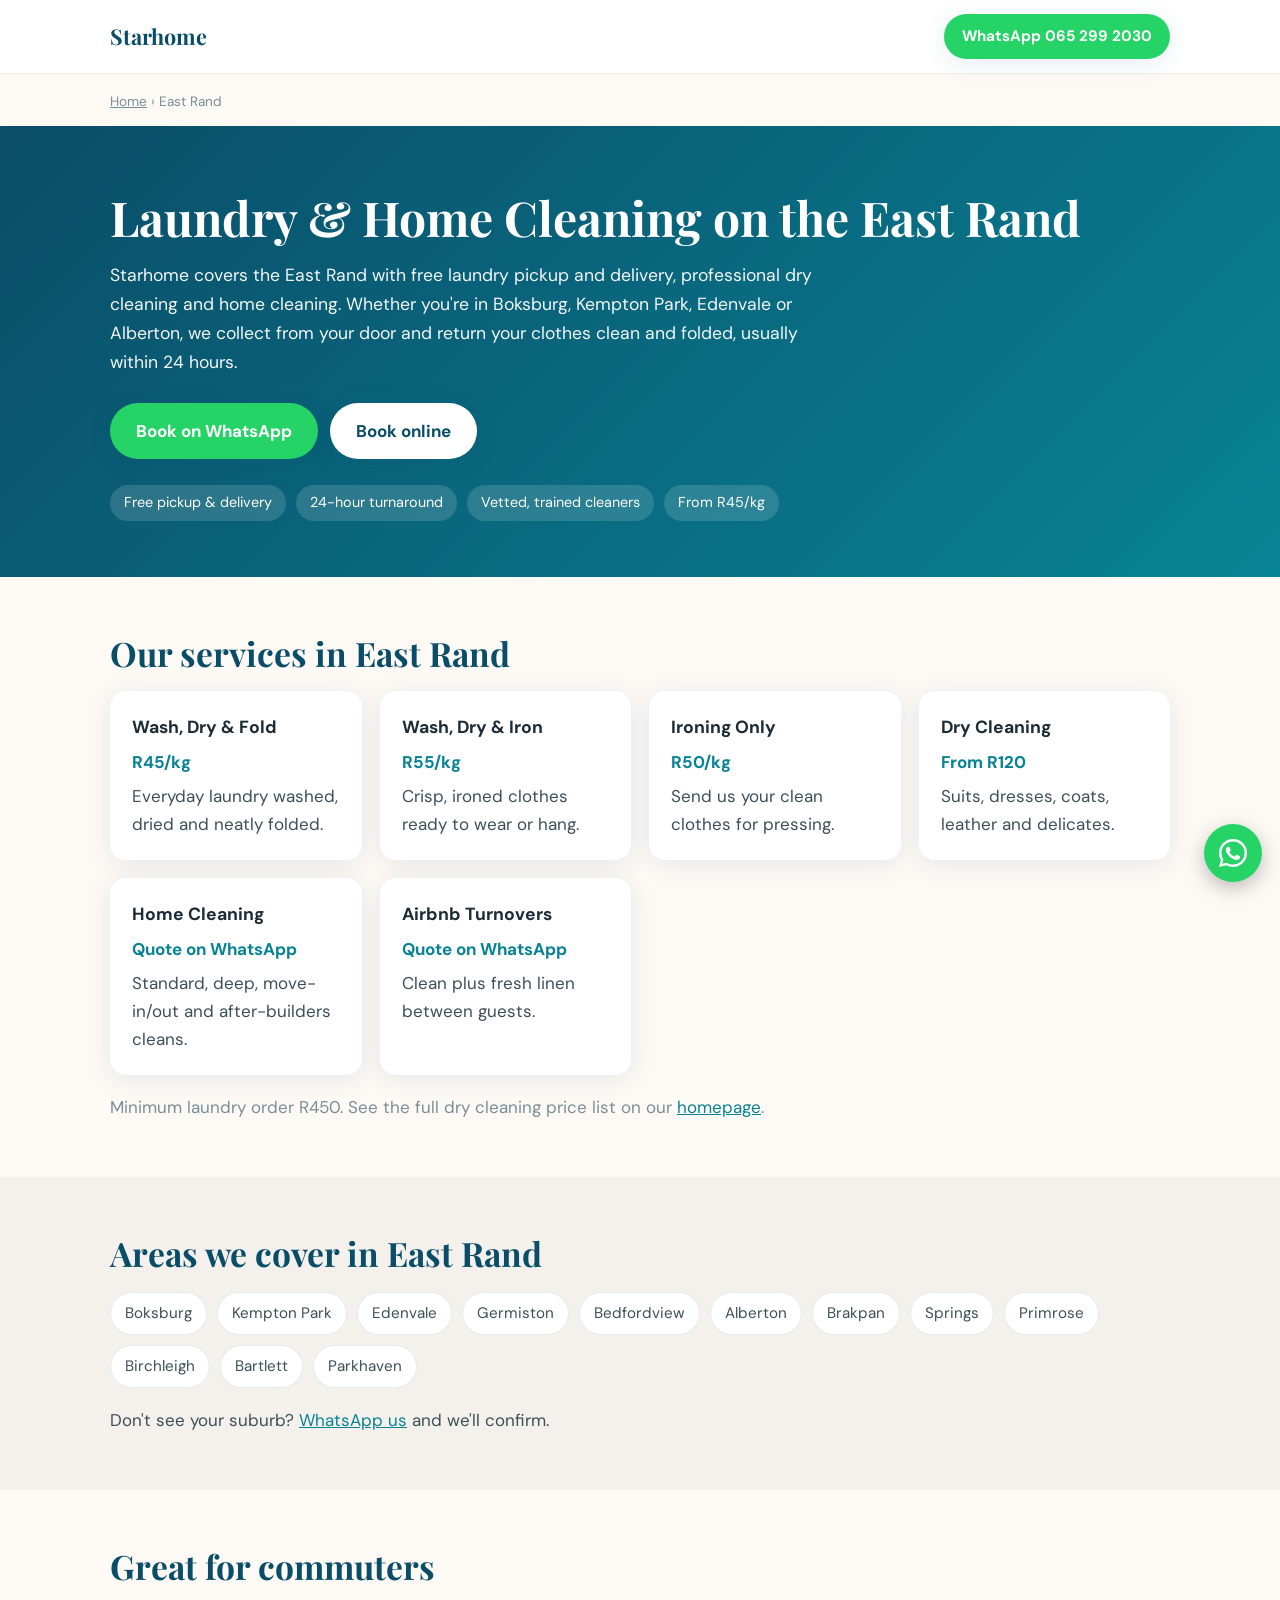
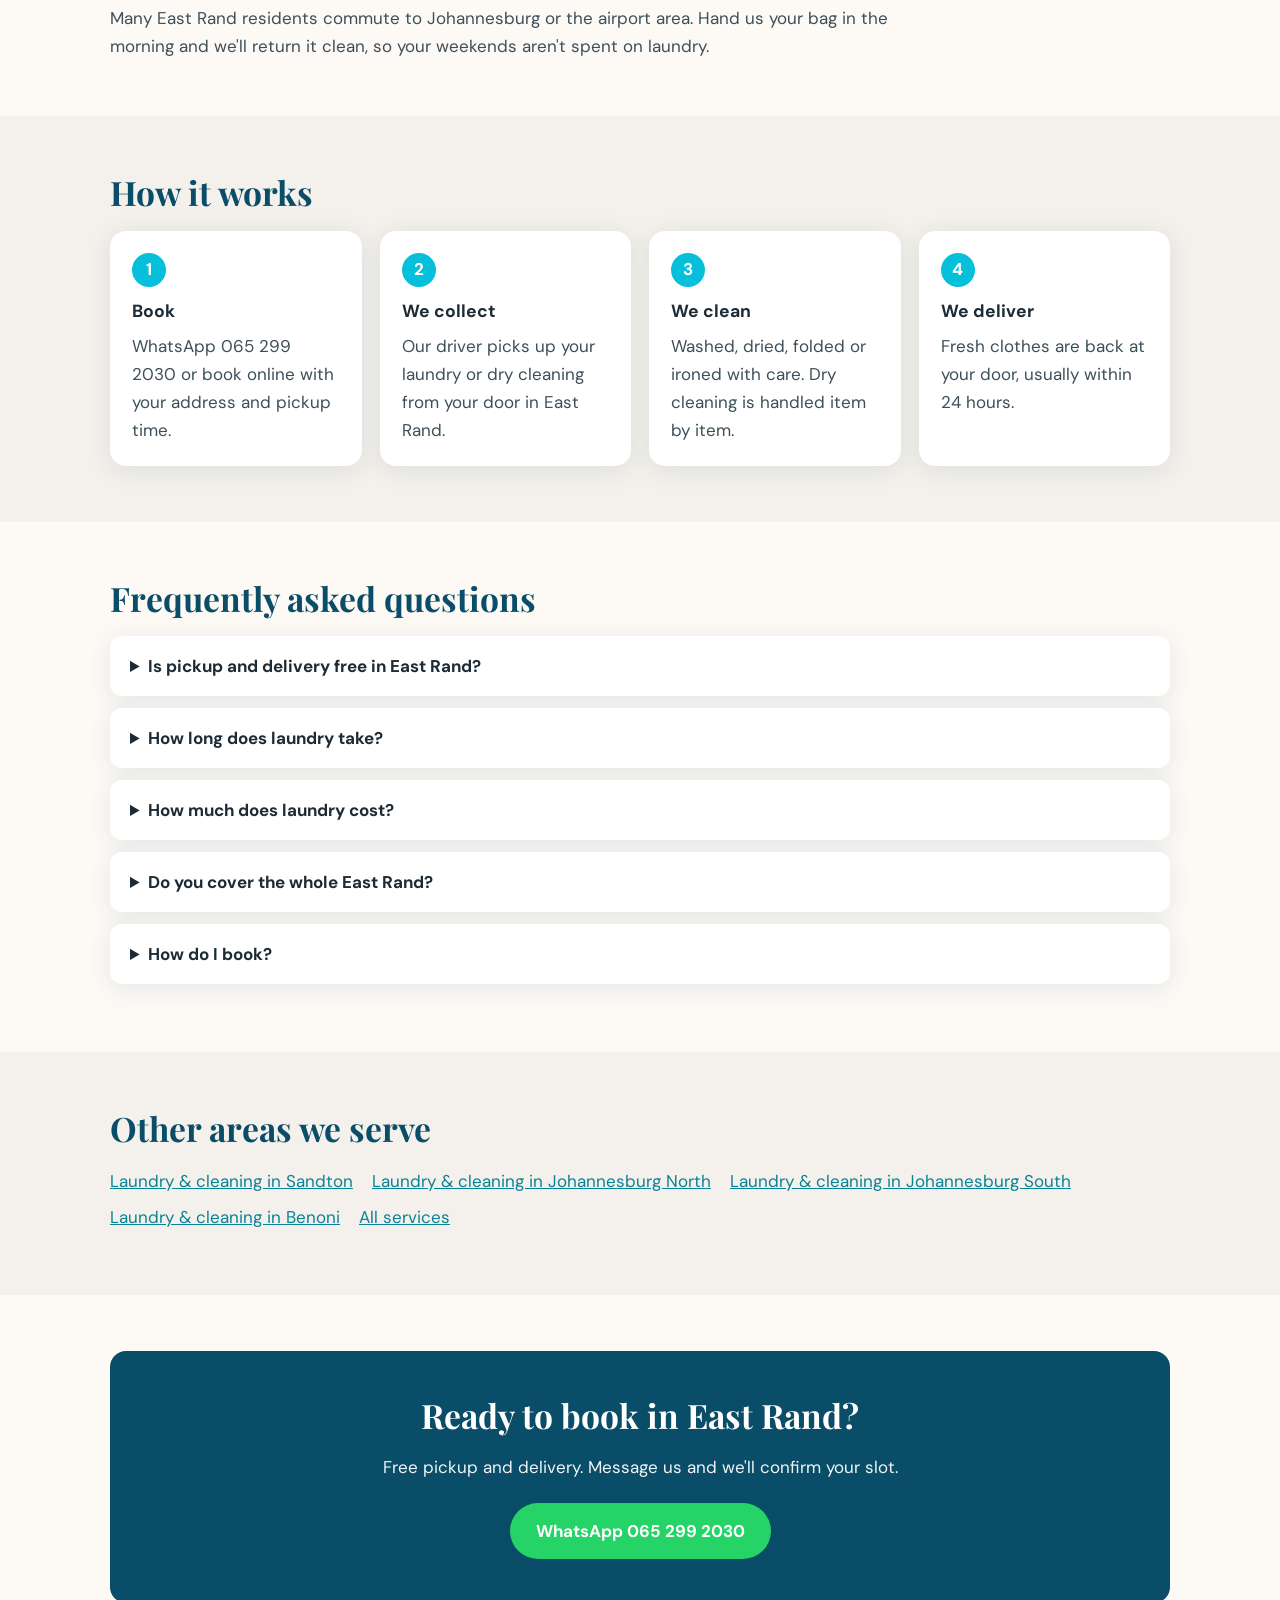
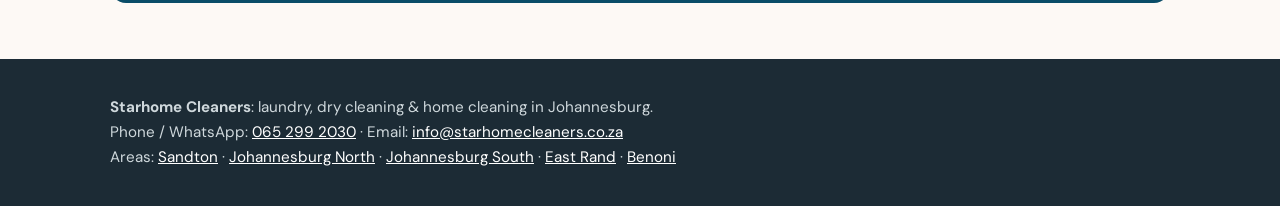
<file: laundry-cleaning-east-rand.html>
<!DOCTYPE html>
<html lang="en-ZA">
<head>
<meta charset="UTF-8">
<meta name="viewport" content="width=device-width, initial-scale=1">
<title>Laundry &amp; Home Cleaning East Rand | Boksburg, Kempton Park, Alberton | Starhome</title>
<meta name="description" content="Laundry pickup &amp; delivery, dry cleaning and home cleaning across the East Rand: Boksburg, Kempton Park, Edenvale, Germiston, Alberton. From R45/kg. WhatsApp 065 299 2030.">
<meta name="robots" content="index, follow, max-image-preview:large">
<link rel="canonical" href="https://www.starhomecleaners.co.za/laundry-cleaning-east-rand.html">
<link rel="icon" href="/favicon.png">
<meta property="og:type" content="website">
<meta property="og:locale" content="en_ZA">
<meta property="og:site_name" content="Starhome Cleaners">
<meta property="og:url" content="https://www.starhomecleaners.co.za/laundry-cleaning-east-rand.html">
<meta property="og:title" content="Laundry &amp; Home Cleaning East Rand | Boksburg, Kempton Park, Alberton | Starhome">
<meta property="og:description" content="Laundry pickup &amp; delivery, dry cleaning and home cleaning across the East Rand: Boksburg, Kempton Park, Edenvale, Germiston, Alberton. From R45/kg. WhatsApp 065 299 2030.">
<meta property="og:image" content="https://www.starhomecleaners.co.za/og-image.jpg">
<meta property="og:image:alt" content="Starhome laundry and home cleaning in East Rand">
<link rel="preconnect" href="https://fonts.googleapis.com">
<link rel="preconnect" href="https://fonts.gstatic.com" crossorigin>
<link href="https://fonts.googleapis.com/css2?family=DM+Sans:wght@400;500;700&family=Playfair+Display:wght@600;700&display=swap" rel="stylesheet">
<script type="application/ld+json">
{
 "@context": "https://schema.org",
 "@graph": [
  {
   "@type": [
    "DryCleaningOrLaundry",
    "HouseCleaning"
   ],
   "@id": "https://www.starhomecleaners.co.za/laundry-cleaning-east-rand.html#business",
   "name": "Starhome Cleaners – East Rand",
   "url": "https://www.starhomecleaners.co.za/laundry-cleaning-east-rand.html",
   "telephone": "+27652992030",
   "email": "info@starhomecleaners.co.za",
   "image": "https://www.starhomecleaners.co.za/og-image.jpg",
   "priceRange": "R45–R1500",
   "parentOrganization": {
    "@type": "Organization",
    "name": "Starhome Cleaners",
    "url": "https://www.starhomecleaners.co.za/"
   },
   "address": {
    "@type": "PostalAddress",
    "addressLocality": "Johannesburg",
    "addressRegion": "Gauteng",
    "addressCountry": "ZA"
   },
   "areaServed": [
    {
     "@type": "Place",
     "name": "East Rand"
    },
    {
     "@type": "Place",
     "name": "Boksburg"
    },
    {
     "@type": "Place",
     "name": "Kempton Park"
    },
    {
     "@type": "Place",
     "name": "Edenvale"
    },
    {
     "@type": "Place",
     "name": "Germiston"
    },
    {
     "@type": "Place",
     "name": "Bedfordview"
    },
    {
     "@type": "Place",
     "name": "Alberton"
    },
    {
     "@type": "Place",
     "name": "Brakpan"
    },
    {
     "@type": "Place",
     "name": "Springs"
    },
    {
     "@type": "Place",
     "name": "Primrose"
    },
    {
     "@type": "Place",
     "name": "Birchleigh"
    },
    {
     "@type": "Place",
     "name": "Bartlett"
    },
    {
     "@type": "Place",
     "name": "Parkhaven"
    }
   ],
   "sameAs": [
    "https://www.facebook.com/StarHomecleaningservices/",
    "https://www.instagram.com/starhomecleaner/"
   ]
  },
  {
   "@type": "BreadcrumbList",
   "itemListElement": [
    {
     "@type": "ListItem",
     "position": 1,
     "name": "Home",
     "item": "https://www.starhomecleaners.co.za/"
    },
    {
     "@type": "ListItem",
     "position": 2,
     "name": "East Rand",
     "item": "https://www.starhomecleaners.co.za/laundry-cleaning-east-rand.html"
    }
   ]
  },
  {
   "@type": "FAQPage",
   "mainEntity": [
    {
     "@type": "Question",
     "name": "Is pickup and delivery free in East Rand?",
     "acceptedAnswer": {
      "@type": "Answer",
      "text": "Yes. Pickup and delivery are free across East Rand for laundry orders above the R450 minimum charge."
     }
    },
    {
     "@type": "Question",
     "name": "How long does laundry take?",
     "acceptedAnswer": {
      "@type": "Answer",
      "text": "Most orders are returned within 24 hours. Same-day express is available on request. Ask on WhatsApp when you book."
     }
    },
    {
     "@type": "Question",
     "name": "How much does laundry cost?",
     "acceptedAnswer": {
      "@type": "Answer",
      "text": "Wash, dry & fold is R45/kg, wash, dry & iron is R55/kg and ironing only is R50/kg, with a R450 minimum order. Dry cleaning is priced per item, from R120."
     }
    },
    {
     "@type": "Question",
     "name": "Do you cover the whole East Rand?",
     "acceptedAnswer": {
      "@type": "Answer",
      "text": "We cover the main East Rand suburbs listed on this page. If your suburb isn't listed, send us a WhatsApp and we'll confirm whether we can collect from you."
     }
    },
    {
     "@type": "Question",
     "name": "How do I book?",
     "acceptedAnswer": {
      "@type": "Answer",
      "text": "WhatsApp us on 065 299 2030 or use the online booking page. Tell us your address, what you need cleaned and a convenient pickup time."
     }
    }
   ]
  }
 ]
}
</script>
<style>
:root{--navy:#0A4D68;--teal:#088395;--sky:#05BFDB;--cream:#FDF9F5;--offwhite:#F4F0EB;--dark:#1C2B35;--text:#3D4F58;--muted:#7A8E97;--white:#fff;--green:#25D366;--display:'Playfair Display',serif;--body:'DM Sans',sans-serif;--radius:16px;--shadow:0 4px 24px rgba(10,77,104,.10)}
*{box-sizing:border-box;margin:0;padding:0}
html{scroll-behavior:smooth}
body{font-family:var(--body);color:var(--text);background:var(--cream);line-height:1.65;font-size:17px}
a{color:var(--teal)}
img{max-width:100%;display:block}
.wrap{max-width:1100px;margin:0 auto;padding:0 20px}
header{background:var(--white);box-shadow:0 1px 0 rgba(0,0,0,.06);position:sticky;top:0;z-index:10}
.nav{display:flex;align-items:center;justify-content:space-between;padding:14px 20px;max-width:1100px;margin:0 auto;gap:12px}
.logo{font-family:var(--display);font-weight:700;font-size:1.35rem;color:var(--navy);text-decoration:none}
.nav a.btn{padding:10px 18px;font-size:.95rem}
.btn{display:inline-block;background:var(--green);color:#fff;text-decoration:none;font-weight:700;padding:14px 26px;border-radius:999px;box-shadow:var(--shadow)}
.btn.alt{background:var(--navy)}
.crumbs{font-size:.85rem;color:var(--muted);padding-top:18px;padding-bottom:12px}
.crumbs a{color:var(--muted)}
.hero{background:linear-gradient(135deg,var(--navy),var(--teal));color:#fff;padding:64px 0 56px}
.hero h1{font-family:var(--display);font-size:clamp(2rem,5vw,3rem);line-height:1.15;margin-bottom:16px}
.hero p{max-width:720px;font-size:1.1rem;opacity:.95;margin-bottom:26px}
.hero .ctas{display:flex;gap:12px;flex-wrap:wrap}
.badges{display:flex;gap:10px;flex-wrap:wrap;margin-top:26px}
.badges span{background:rgba(255,255,255,.14);padding:6px 14px;border-radius:999px;font-size:.9rem}
section{padding:56px 0}
h2{font-family:var(--display);color:var(--navy);font-size:clamp(1.5rem,3.5vw,2.1rem);margin-bottom:18px;line-height:1.2}
h3{color:var(--dark);font-size:1.1rem;margin-bottom:6px}
.grid{display:grid;grid-template-columns:repeat(auto-fit,minmax(240px,1fr));gap:18px}
.card{background:var(--white);border-radius:var(--radius);padding:22px;box-shadow:var(--shadow)}
.price{color:var(--teal);font-weight:700;margin-bottom:6px}
.suburbs{display:flex;flex-wrap:wrap;gap:10px;list-style:none}
.suburbs li{background:var(--white);border:1px solid #e3ebee;padding:8px 14px;border-radius:999px;font-size:.95rem}
.steps{counter-reset:s;list-style:none;display:grid;grid-template-columns:repeat(auto-fit,minmax(220px,1fr));gap:18px}
.steps li{counter-increment:s;background:var(--white);border-radius:var(--radius);padding:22px;box-shadow:var(--shadow)}
.steps li::before{content:counter(s);display:inline-grid;place-items:center;width:34px;height:34px;border-radius:50%;background:var(--sky);color:#fff;font-weight:700;margin-bottom:10px}
.alt-bg{background:var(--offwhite)}
details{background:var(--white);border-radius:12px;padding:16px 20px;margin-bottom:12px;box-shadow:var(--shadow)}
summary{font-weight:700;color:var(--dark);cursor:pointer}
details p{margin-top:10px}
.other a{margin-right:14px;display:inline-block;margin-bottom:8px}
.cta{background:var(--navy);color:#fff;text-align:center;border-radius:var(--radius);padding:44px 24px}
.cta h2{color:#fff}
.cta p{margin-bottom:22px;opacity:.95}
footer{background:var(--dark);color:#cfd8dc;padding:36px 0;font-size:.95rem}
footer a{color:#fff}
.fab{position:fixed;right:18px;bottom:18px;background:var(--green);color:#fff;width:58px;height:58px;border-radius:50%;display:grid;place-items:center;box-shadow:0 6px 20px rgba(0,0,0,.25);z-index:20}
@media(max-width:600px){.nav .logo{font-size:1.15rem}.hero{padding:44px 0 40px}section{padding:42px 0}}
</style>
</head>
<body>
<header>
  <div class="nav">
    <a class="logo" href="/">Starhome</a>
    <a class="btn" href="https://wa.me/27652992030?text=Hi%20Starhome%2C%20I%27d%20like%20to%20book%20a%20pickup%20in%20East%20Rand." rel="noopener">WhatsApp 065 299 2030</a>
  </div>
</header>

<main>
  <div class="wrap crumbs"><a href="/">Home</a> › East Rand</div>

  <div class="hero">
    <div class="wrap">
      <h1>Laundry &amp; Home Cleaning on the East Rand</h1>
      <p>Starhome covers the East Rand with free laundry pickup and delivery, professional dry cleaning and home cleaning. Whether you&#x27;re in Boksburg, Kempton Park, Edenvale or Alberton, we collect from your door and return your clothes clean and folded, usually within 24 hours.</p>
      <div class="ctas">
        <a class="btn" href="https://wa.me/27652992030?text=Hi%20Starhome%2C%20I%27d%20like%20to%20book%20a%20pickup%20in%20East%20Rand." rel="noopener">Book on WhatsApp</a>
        <a class="btn alt" href="/book.html" style="background:#fff;color:var(--navy)">Book online</a>
      </div>
      <div class="badges"><span>Free pickup &amp; delivery</span><span>24-hour turnaround</span><span>Vetted, trained cleaners</span><span>From R45/kg</span></div>
    </div>
  </div>

  <section>
    <div class="wrap">
      <h2>Our services in East Rand</h2>
      <div class="grid">
        <div class="card"><h3>Wash, Dry &amp; Fold</h3><div class="price">R45/kg</div><p>Everyday laundry washed, dried and neatly folded.</p></div>
        <div class="card"><h3>Wash, Dry &amp; Iron</h3><div class="price">R55/kg</div><p>Crisp, ironed clothes ready to wear or hang.</p></div>
        <div class="card"><h3>Ironing Only</h3><div class="price">R50/kg</div><p>Send us your clean clothes for pressing.</p></div>
        <div class="card"><h3>Dry Cleaning</h3><div class="price">From R120</div><p>Suits, dresses, coats, leather and delicates.</p></div>
        <div class="card"><h3>Home Cleaning</h3><div class="price">Quote on WhatsApp</div><p>Standard, deep, move-in/out and after-builders cleans.</p></div>
        <div class="card"><h3>Airbnb Turnovers</h3><div class="price">Quote on WhatsApp</div><p>Clean plus fresh linen between guests.</p></div>
      </div>
      <p style="margin-top:18px;color:var(--muted)">Minimum laundry order R450. See the full dry cleaning price list on our <a href="/#pricing">homepage</a>.</p>
    </div>
  </section>

  <section class="alt-bg">
    <div class="wrap">
      <h2>Areas we cover in East Rand</h2>
      <ul class="suburbs">
        <li>Boksburg</li>
        <li>Kempton Park</li>
        <li>Edenvale</li>
        <li>Germiston</li>
        <li>Bedfordview</li>
        <li>Alberton</li>
        <li>Brakpan</li>
        <li>Springs</li>
        <li>Primrose</li>
        <li>Birchleigh</li>
        <li>Bartlett</li>
        <li>Parkhaven</li>
      </ul>
      <p style="margin-top:18px">Don't see your suburb? <a href="https://wa.me/27652992030?text=Hi%20Starhome%2C%20I%27d%20like%20to%20book%20a%20pickup%20in%20East%20Rand." rel="noopener">WhatsApp us</a> and we'll confirm.</p>
    </div>
  </section>

  <section>
    <div class="wrap">
      <h2>Great for commuters</h2>
      <p style="max-width:780px">Many East Rand residents commute to Johannesburg or the airport area. Hand us your bag in the morning and we&#x27;ll return it clean, so your weekends aren&#x27;t spent on laundry.</p>
    </div>
  </section>

  <section class="alt-bg">
    <div class="wrap">
      <h2>How it works</h2>
      <ol class="steps">
        <li><h3>Book</h3><p>WhatsApp 065 299 2030 or book online with your address and pickup time.</p></li>
        <li><h3>We collect</h3><p>Our driver picks up your laundry or dry cleaning from your door in East Rand.</p></li>
        <li><h3>We clean</h3><p>Washed, dried, folded or ironed with care. Dry cleaning is handled item by item.</p></li>
        <li><h3>We deliver</h3><p>Fresh clothes are back at your door, usually within 24 hours.</p></li>
      </ol>
    </div>
  </section>

  <section>
    <div class="wrap">
      <h2>Frequently asked questions</h2>
      <details><summary>Is pickup and delivery free in East Rand?</summary><p>Yes. Pickup and delivery are free across East Rand for laundry orders above the R450 minimum charge.</p></details>
      <details><summary>How long does laundry take?</summary><p>Most orders are returned within 24 hours. Same-day express is available on request. Ask on WhatsApp when you book.</p></details>
      <details><summary>How much does laundry cost?</summary><p>Wash, dry &amp; fold is R45/kg, wash, dry &amp; iron is R55/kg and ironing only is R50/kg, with a R450 minimum order. Dry cleaning is priced per item, from R120.</p></details>
      <details><summary>Do you cover the whole East Rand?</summary><p>We cover the main East Rand suburbs listed on this page. If your suburb isn&#x27;t listed, send us a WhatsApp and we&#x27;ll confirm whether we can collect from you.</p></details>
      <details><summary>How do I book?</summary><p>WhatsApp us on 065 299 2030 or use the online booking page. Tell us your address, what you need cleaned and a convenient pickup time.</p></details>
    </div>
  </section>

  <section class="alt-bg">
    <div class="wrap other">
      <h2>Other areas we serve</h2>
      <a href="/laundry-cleaning-sandton.html">Laundry &amp; cleaning in Sandton</a>
      <a href="/laundry-cleaning-johannesburg-north.html">Laundry &amp; cleaning in Johannesburg North</a>
      <a href="/laundry-cleaning-johannesburg-south.html">Laundry &amp; cleaning in Johannesburg South</a>
      <a href="/laundry-cleaning-benoni.html">Laundry &amp; cleaning in Benoni</a>
      <a href="/">All services</a>
    </div>
  </section>

  <section>
    <div class="wrap">
      <div class="cta">
        <h2>Ready to book in East Rand?</h2>
        <p>Free pickup and delivery. Message us and we'll confirm your slot.</p>
        <a class="btn" href="https://wa.me/27652992030?text=Hi%20Starhome%2C%20I%27d%20like%20to%20book%20a%20pickup%20in%20East%20Rand." rel="noopener">WhatsApp 065 299 2030</a>
      </div>
    </div>
  </section>
</main>

<footer>
  <div class="wrap">
    <p><strong>Starhome Cleaners</strong>: laundry, dry cleaning &amp; home cleaning in Johannesburg.</p>
    <p>Phone / WhatsApp: <a href="tel:+27652992030">065 299 2030</a> · Email: <a href="mailto:info@starhomecleaners.co.za">info@starhomecleaners.co.za</a></p>
    <p>Areas: <a href="/laundry-cleaning-sandton.html">Sandton</a> · <a href="/laundry-cleaning-johannesburg-north.html">Johannesburg North</a> · <a href="/laundry-cleaning-johannesburg-south.html">Johannesburg South</a> · <a href="/laundry-cleaning-east-rand.html">East Rand</a> · <a href="/laundry-cleaning-benoni.html">Benoni</a></p>
  </div>
</footer>

<a class="fab" href="https://wa.me/27652992030?text=Hi%20Starhome%2C%20I%27d%20like%20to%20book%20a%20pickup%20in%20East%20Rand." rel="noopener" aria-label="Chat on WhatsApp"><svg width="28" height="28" viewBox="0 0 24 24" fill="#fff" aria-hidden="true"><path d="M20.5 3.5A11.8 11.8 0 0 0 12 0C5.4 0 0 5.4 0 12c0 2.1.6 4.2 1.6 6L0 24l6.2-1.6A12 12 0 0 0 12 24c6.6 0 12-5.4 12-12 0-3.2-1.3-6.2-3.5-8.5zM12 21.9c-1.8 0-3.6-.5-5.1-1.4l-.4-.2-3.7 1 1-3.6-.2-.4A9.9 9.9 0 0 1 2.1 12C2.1 6.5 6.5 2.1 12 2.1c2.6 0 5.1 1 7 2.9a9.8 9.8 0 0 1 2.9 7c0 5.5-4.4 9.9-9.9 9.9zm5.4-7.4c-.3-.1-1.8-.9-2-1s-.5-.1-.7.1-.8 1-1 1.2-.4.2-.7.1a8.1 8.1 0 0 1-4-3.5c-.3-.5.3-.5.9-1.6.1-.2 0-.4 0-.5l-.9-2.2c-.2-.6-.5-.5-.7-.5h-.6c-.2 0-.5.1-.8.4-.3.3-1 1-1 2.5s1.1 2.9 1.2 3.1c.1.2 2.1 3.2 5.1 4.5 1.9.8 2.6.9 3.6.7.6-.1 1.8-.7 2-1.4.2-.7.2-1.3.2-1.4-.1-.1-.3-.2-.6-.3z"/></svg></a>
</body>
</html>
</file>
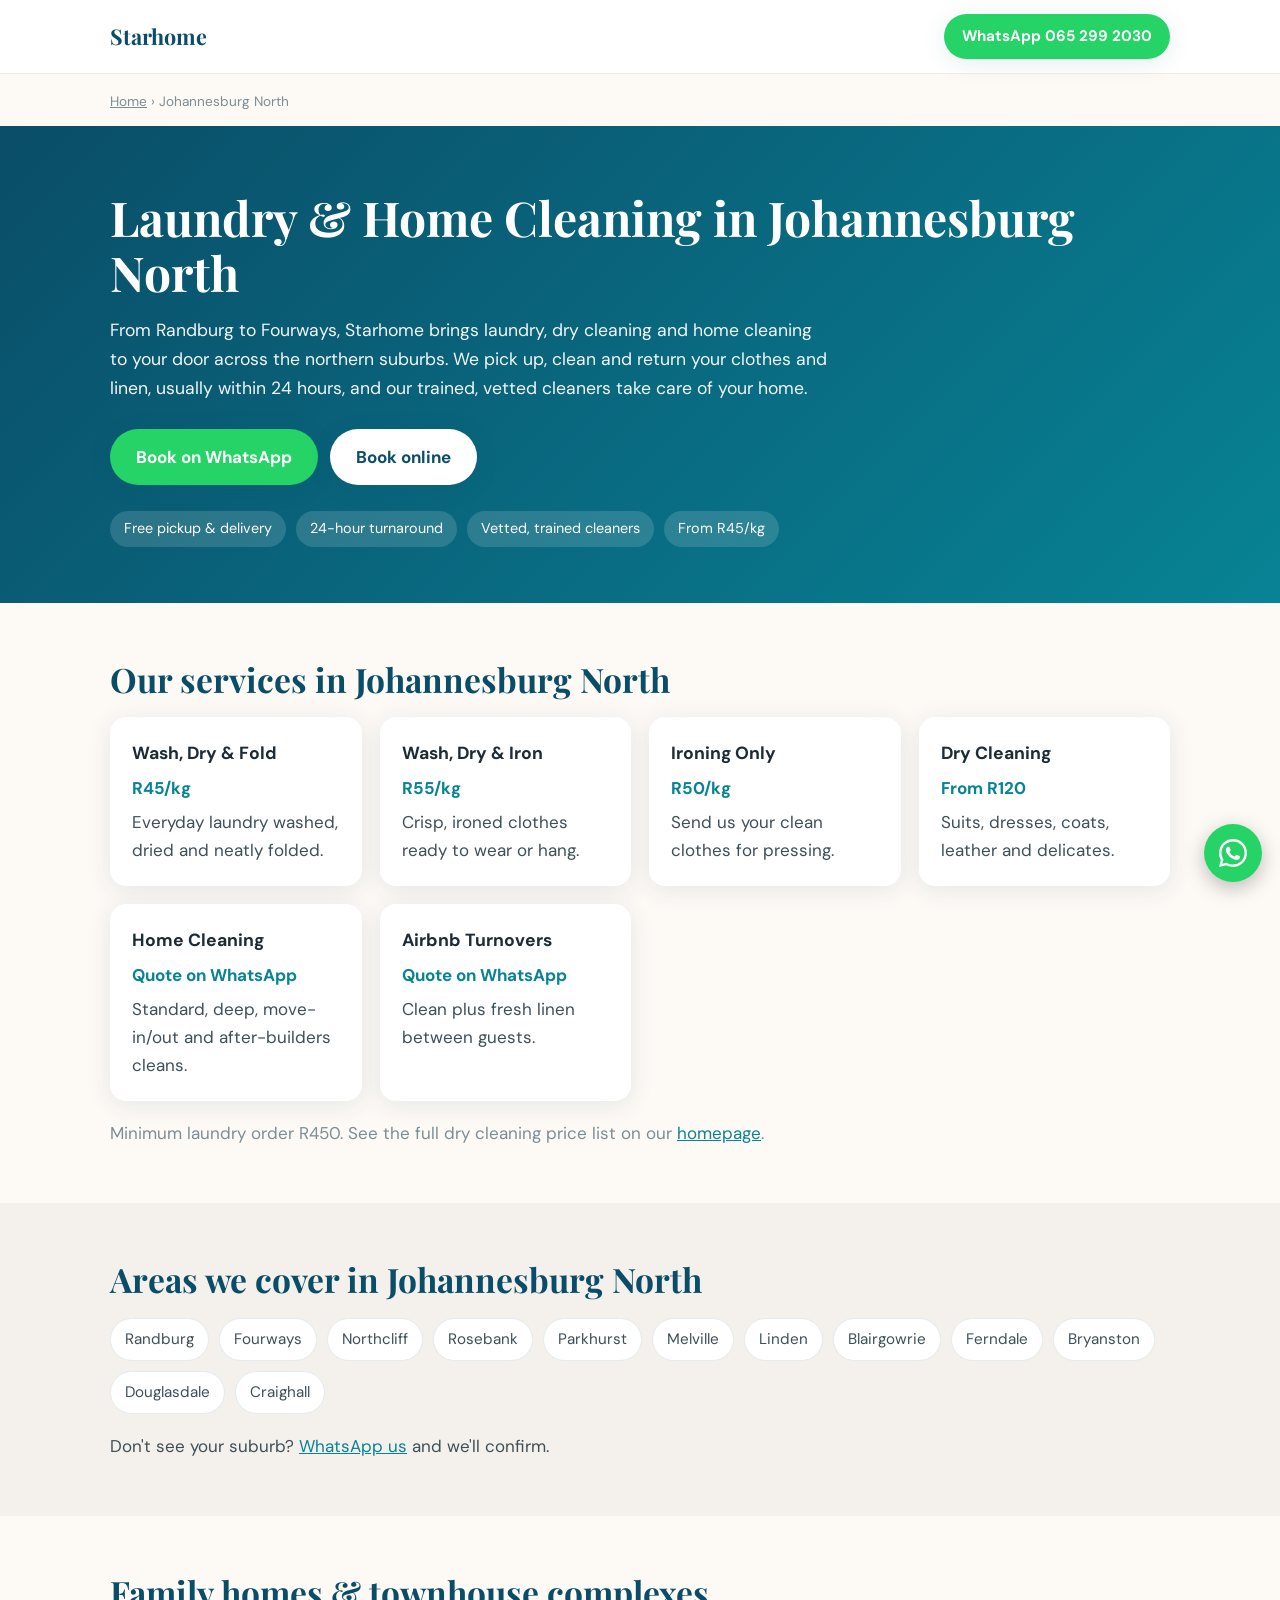
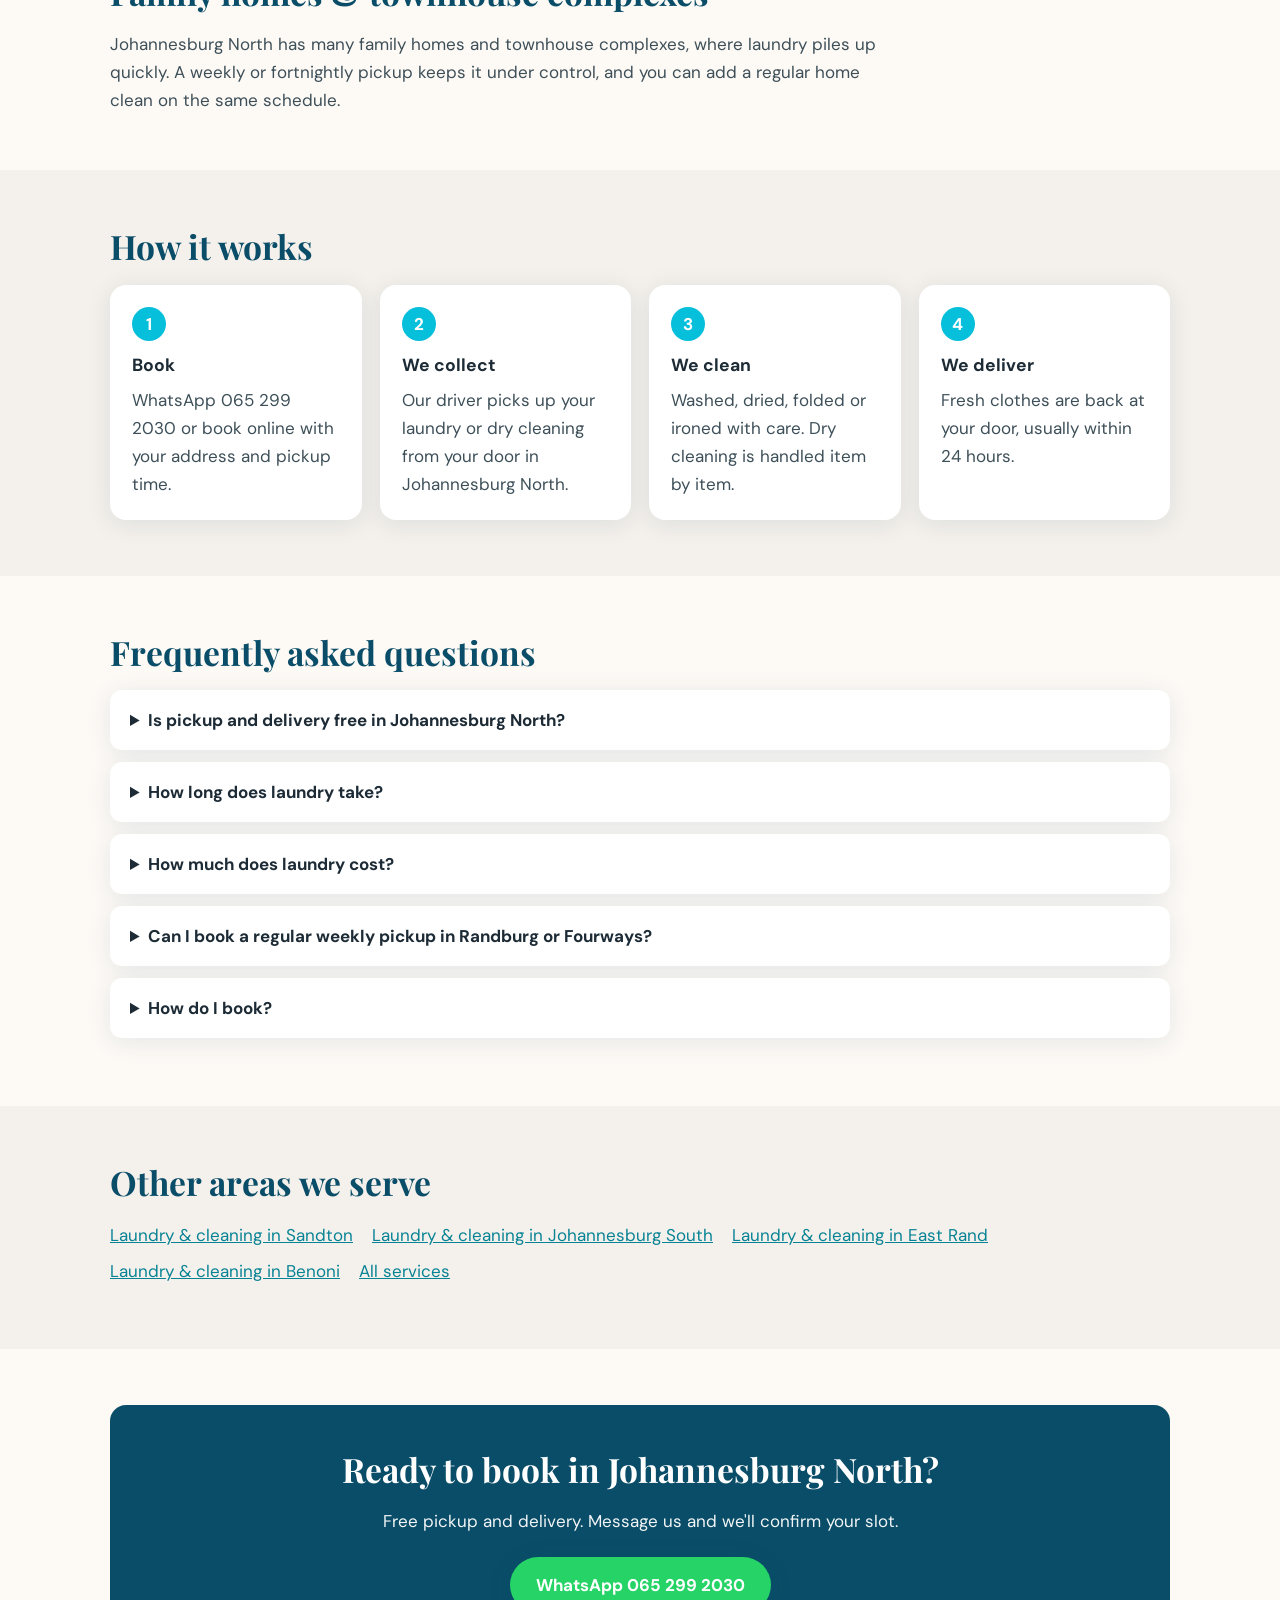
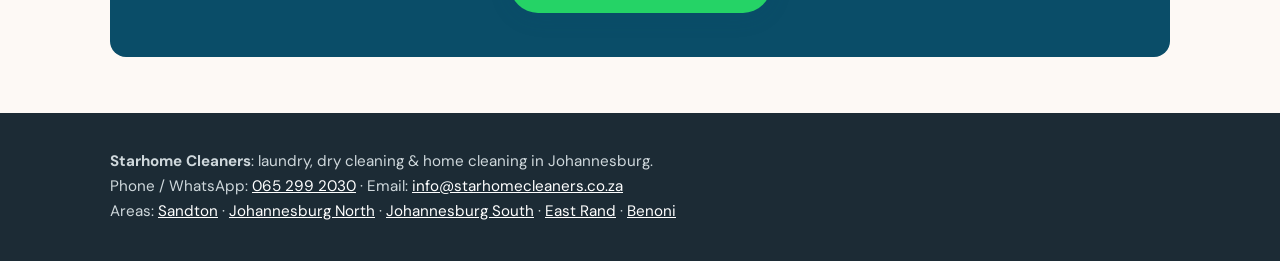
<file: laundry-cleaning-johannesburg-north.html>
<!DOCTYPE html>
<html lang="en-ZA">
<head>
<meta charset="UTF-8">
<meta name="viewport" content="width=device-width, initial-scale=1">
<title>Laundry &amp; Home Cleaning Johannesburg North | Randburg, Fourways | Starhome</title>
<meta name="description" content="Laundry pickup &amp; delivery, dry cleaning and home cleaning in Johannesburg North: Randburg, Fourways, Northcliff &amp; more. From R45/kg. WhatsApp 065 299 2030.">
<meta name="robots" content="index, follow, max-image-preview:large">
<link rel="canonical" href="https://www.starhomecleaners.co.za/laundry-cleaning-johannesburg-north.html">
<link rel="icon" href="/favicon.png">
<meta property="og:type" content="website">
<meta property="og:locale" content="en_ZA">
<meta property="og:site_name" content="Starhome Cleaners">
<meta property="og:url" content="https://www.starhomecleaners.co.za/laundry-cleaning-johannesburg-north.html">
<meta property="og:title" content="Laundry &amp; Home Cleaning Johannesburg North | Randburg, Fourways | Starhome">
<meta property="og:description" content="Laundry pickup &amp; delivery, dry cleaning and home cleaning in Johannesburg North: Randburg, Fourways, Northcliff &amp; more. From R45/kg. WhatsApp 065 299 2030.">
<meta property="og:image" content="https://www.starhomecleaners.co.za/og-image.jpg">
<meta property="og:image:alt" content="Starhome laundry and home cleaning in Johannesburg North">
<link rel="preconnect" href="https://fonts.googleapis.com">
<link rel="preconnect" href="https://fonts.gstatic.com" crossorigin>
<link href="https://fonts.googleapis.com/css2?family=DM+Sans:wght@400;500;700&family=Playfair+Display:wght@600;700&display=swap" rel="stylesheet">
<script type="application/ld+json">
{
 "@context": "https://schema.org",
 "@graph": [
  {
   "@type": [
    "DryCleaningOrLaundry",
    "HouseCleaning"
   ],
   "@id": "https://www.starhomecleaners.co.za/laundry-cleaning-johannesburg-north.html#business",
   "name": "Starhome Cleaners – Johannesburg North",
   "url": "https://www.starhomecleaners.co.za/laundry-cleaning-johannesburg-north.html",
   "telephone": "+27652992030",
   "email": "info@starhomecleaners.co.za",
   "image": "https://www.starhomecleaners.co.za/og-image.jpg",
   "priceRange": "R45–R1500",
   "parentOrganization": {
    "@type": "Organization",
    "name": "Starhome Cleaners",
    "url": "https://www.starhomecleaners.co.za/"
   },
   "address": {
    "@type": "PostalAddress",
    "addressLocality": "Johannesburg",
    "addressRegion": "Gauteng",
    "addressCountry": "ZA"
   },
   "areaServed": [
    {
     "@type": "Place",
     "name": "Johannesburg North"
    },
    {
     "@type": "Place",
     "name": "Randburg"
    },
    {
     "@type": "Place",
     "name": "Fourways"
    },
    {
     "@type": "Place",
     "name": "Northcliff"
    },
    {
     "@type": "Place",
     "name": "Rosebank"
    },
    {
     "@type": "Place",
     "name": "Parkhurst"
    },
    {
     "@type": "Place",
     "name": "Melville"
    },
    {
     "@type": "Place",
     "name": "Linden"
    },
    {
     "@type": "Place",
     "name": "Blairgowrie"
    },
    {
     "@type": "Place",
     "name": "Ferndale"
    },
    {
     "@type": "Place",
     "name": "Bryanston"
    },
    {
     "@type": "Place",
     "name": "Douglasdale"
    },
    {
     "@type": "Place",
     "name": "Craighall"
    }
   ],
   "sameAs": [
    "https://www.facebook.com/StarHomecleaningservices/",
    "https://www.instagram.com/starhomecleaner/"
   ]
  },
  {
   "@type": "BreadcrumbList",
   "itemListElement": [
    {
     "@type": "ListItem",
     "position": 1,
     "name": "Home",
     "item": "https://www.starhomecleaners.co.za/"
    },
    {
     "@type": "ListItem",
     "position": 2,
     "name": "Johannesburg North",
     "item": "https://www.starhomecleaners.co.za/laundry-cleaning-johannesburg-north.html"
    }
   ]
  },
  {
   "@type": "FAQPage",
   "mainEntity": [
    {
     "@type": "Question",
     "name": "Is pickup and delivery free in Johannesburg North?",
     "acceptedAnswer": {
      "@type": "Answer",
      "text": "Yes. Pickup and delivery are free across Johannesburg North for laundry orders above the R450 minimum charge."
     }
    },
    {
     "@type": "Question",
     "name": "How long does laundry take?",
     "acceptedAnswer": {
      "@type": "Answer",
      "text": "Most orders are returned within 24 hours. Same-day express is available on request. Ask on WhatsApp when you book."
     }
    },
    {
     "@type": "Question",
     "name": "How much does laundry cost?",
     "acceptedAnswer": {
      "@type": "Answer",
      "text": "Wash, dry & fold is R45/kg, wash, dry & iron is R55/kg and ironing only is R50/kg, with a R450 minimum order. Dry cleaning is priced per item, from R120."
     }
    },
    {
     "@type": "Question",
     "name": "Can I book a regular weekly pickup in Randburg or Fourways?",
     "acceptedAnswer": {
      "@type": "Answer",
      "text": "Yes. Tell us your preferred day and we'll collect on the same day each week or fortnight, so you never have to think about laundry again."
     }
    },
    {
     "@type": "Question",
     "name": "How do I book?",
     "acceptedAnswer": {
      "@type": "Answer",
      "text": "WhatsApp us on 065 299 2030 or use the online booking page. Tell us your address, what you need cleaned and a convenient pickup time."
     }
    }
   ]
  }
 ]
}
</script>
<style>
:root{--navy:#0A4D68;--teal:#088395;--sky:#05BFDB;--cream:#FDF9F5;--offwhite:#F4F0EB;--dark:#1C2B35;--text:#3D4F58;--muted:#7A8E97;--white:#fff;--green:#25D366;--display:'Playfair Display',serif;--body:'DM Sans',sans-serif;--radius:16px;--shadow:0 4px 24px rgba(10,77,104,.10)}
*{box-sizing:border-box;margin:0;padding:0}
html{scroll-behavior:smooth}
body{font-family:var(--body);color:var(--text);background:var(--cream);line-height:1.65;font-size:17px}
a{color:var(--teal)}
img{max-width:100%;display:block}
.wrap{max-width:1100px;margin:0 auto;padding:0 20px}
header{background:var(--white);box-shadow:0 1px 0 rgba(0,0,0,.06);position:sticky;top:0;z-index:10}
.nav{display:flex;align-items:center;justify-content:space-between;padding:14px 20px;max-width:1100px;margin:0 auto;gap:12px}
.logo{font-family:var(--display);font-weight:700;font-size:1.35rem;color:var(--navy);text-decoration:none}
.nav a.btn{padding:10px 18px;font-size:.95rem}
.btn{display:inline-block;background:var(--green);color:#fff;text-decoration:none;font-weight:700;padding:14px 26px;border-radius:999px;box-shadow:var(--shadow)}
.btn.alt{background:var(--navy)}
.crumbs{font-size:.85rem;color:var(--muted);padding-top:18px;padding-bottom:12px}
.crumbs a{color:var(--muted)}
.hero{background:linear-gradient(135deg,var(--navy),var(--teal));color:#fff;padding:64px 0 56px}
.hero h1{font-family:var(--display);font-size:clamp(2rem,5vw,3rem);line-height:1.15;margin-bottom:16px}
.hero p{max-width:720px;font-size:1.1rem;opacity:.95;margin-bottom:26px}
.hero .ctas{display:flex;gap:12px;flex-wrap:wrap}
.badges{display:flex;gap:10px;flex-wrap:wrap;margin-top:26px}
.badges span{background:rgba(255,255,255,.14);padding:6px 14px;border-radius:999px;font-size:.9rem}
section{padding:56px 0}
h2{font-family:var(--display);color:var(--navy);font-size:clamp(1.5rem,3.5vw,2.1rem);margin-bottom:18px;line-height:1.2}
h3{color:var(--dark);font-size:1.1rem;margin-bottom:6px}
.grid{display:grid;grid-template-columns:repeat(auto-fit,minmax(240px,1fr));gap:18px}
.card{background:var(--white);border-radius:var(--radius);padding:22px;box-shadow:var(--shadow)}
.price{color:var(--teal);font-weight:700;margin-bottom:6px}
.suburbs{display:flex;flex-wrap:wrap;gap:10px;list-style:none}
.suburbs li{background:var(--white);border:1px solid #e3ebee;padding:8px 14px;border-radius:999px;font-size:.95rem}
.steps{counter-reset:s;list-style:none;display:grid;grid-template-columns:repeat(auto-fit,minmax(220px,1fr));gap:18px}
.steps li{counter-increment:s;background:var(--white);border-radius:var(--radius);padding:22px;box-shadow:var(--shadow)}
.steps li::before{content:counter(s);display:inline-grid;place-items:center;width:34px;height:34px;border-radius:50%;background:var(--sky);color:#fff;font-weight:700;margin-bottom:10px}
.alt-bg{background:var(--offwhite)}
details{background:var(--white);border-radius:12px;padding:16px 20px;margin-bottom:12px;box-shadow:var(--shadow)}
summary{font-weight:700;color:var(--dark);cursor:pointer}
details p{margin-top:10px}
.other a{margin-right:14px;display:inline-block;margin-bottom:8px}
.cta{background:var(--navy);color:#fff;text-align:center;border-radius:var(--radius);padding:44px 24px}
.cta h2{color:#fff}
.cta p{margin-bottom:22px;opacity:.95}
footer{background:var(--dark);color:#cfd8dc;padding:36px 0;font-size:.95rem}
footer a{color:#fff}
.fab{position:fixed;right:18px;bottom:18px;background:var(--green);color:#fff;width:58px;height:58px;border-radius:50%;display:grid;place-items:center;box-shadow:0 6px 20px rgba(0,0,0,.25);z-index:20}
@media(max-width:600px){.nav .logo{font-size:1.15rem}.hero{padding:44px 0 40px}section{padding:42px 0}}
</style>
</head>
<body>
<header>
  <div class="nav">
    <a class="logo" href="/">Starhome</a>
    <a class="btn" href="https://wa.me/27652992030?text=Hi%20Starhome%2C%20I%27d%20like%20to%20book%20a%20pickup%20in%20Johannesburg%20North." rel="noopener">WhatsApp 065 299 2030</a>
  </div>
</header>

<main>
  <div class="wrap crumbs"><a href="/">Home</a> › Johannesburg North</div>

  <div class="hero">
    <div class="wrap">
      <h1>Laundry &amp; Home Cleaning in Johannesburg North</h1>
      <p>From Randburg to Fourways, Starhome brings laundry, dry cleaning and home cleaning to your door across the northern suburbs. We pick up, clean and return your clothes and linen, usually within 24 hours, and our trained, vetted cleaners take care of your home.</p>
      <div class="ctas">
        <a class="btn" href="https://wa.me/27652992030?text=Hi%20Starhome%2C%20I%27d%20like%20to%20book%20a%20pickup%20in%20Johannesburg%20North." rel="noopener">Book on WhatsApp</a>
        <a class="btn alt" href="/book.html" style="background:#fff;color:var(--navy)">Book online</a>
      </div>
      <div class="badges"><span>Free pickup &amp; delivery</span><span>24-hour turnaround</span><span>Vetted, trained cleaners</span><span>From R45/kg</span></div>
    </div>
  </div>

  <section>
    <div class="wrap">
      <h2>Our services in Johannesburg North</h2>
      <div class="grid">
        <div class="card"><h3>Wash, Dry &amp; Fold</h3><div class="price">R45/kg</div><p>Everyday laundry washed, dried and neatly folded.</p></div>
        <div class="card"><h3>Wash, Dry &amp; Iron</h3><div class="price">R55/kg</div><p>Crisp, ironed clothes ready to wear or hang.</p></div>
        <div class="card"><h3>Ironing Only</h3><div class="price">R50/kg</div><p>Send us your clean clothes for pressing.</p></div>
        <div class="card"><h3>Dry Cleaning</h3><div class="price">From R120</div><p>Suits, dresses, coats, leather and delicates.</p></div>
        <div class="card"><h3>Home Cleaning</h3><div class="price">Quote on WhatsApp</div><p>Standard, deep, move-in/out and after-builders cleans.</p></div>
        <div class="card"><h3>Airbnb Turnovers</h3><div class="price">Quote on WhatsApp</div><p>Clean plus fresh linen between guests.</p></div>
      </div>
      <p style="margin-top:18px;color:var(--muted)">Minimum laundry order R450. See the full dry cleaning price list on our <a href="/#pricing">homepage</a>.</p>
    </div>
  </section>

  <section class="alt-bg">
    <div class="wrap">
      <h2>Areas we cover in Johannesburg North</h2>
      <ul class="suburbs">
        <li>Randburg</li>
        <li>Fourways</li>
        <li>Northcliff</li>
        <li>Rosebank</li>
        <li>Parkhurst</li>
        <li>Melville</li>
        <li>Linden</li>
        <li>Blairgowrie</li>
        <li>Ferndale</li>
        <li>Bryanston</li>
        <li>Douglasdale</li>
        <li>Craighall</li>
      </ul>
      <p style="margin-top:18px">Don't see your suburb? <a href="https://wa.me/27652992030?text=Hi%20Starhome%2C%20I%27d%20like%20to%20book%20a%20pickup%20in%20Johannesburg%20North." rel="noopener">WhatsApp us</a> and we'll confirm.</p>
    </div>
  </section>

  <section>
    <div class="wrap">
      <h2>Family homes &amp; townhouse complexes</h2>
      <p style="max-width:780px">Johannesburg North has many family homes and townhouse complexes, where laundry piles up quickly. A weekly or fortnightly pickup keeps it under control, and you can add a regular home clean on the same schedule.</p>
    </div>
  </section>

  <section class="alt-bg">
    <div class="wrap">
      <h2>How it works</h2>
      <ol class="steps">
        <li><h3>Book</h3><p>WhatsApp 065 299 2030 or book online with your address and pickup time.</p></li>
        <li><h3>We collect</h3><p>Our driver picks up your laundry or dry cleaning from your door in Johannesburg North.</p></li>
        <li><h3>We clean</h3><p>Washed, dried, folded or ironed with care. Dry cleaning is handled item by item.</p></li>
        <li><h3>We deliver</h3><p>Fresh clothes are back at your door, usually within 24 hours.</p></li>
      </ol>
    </div>
  </section>

  <section>
    <div class="wrap">
      <h2>Frequently asked questions</h2>
      <details><summary>Is pickup and delivery free in Johannesburg North?</summary><p>Yes. Pickup and delivery are free across Johannesburg North for laundry orders above the R450 minimum charge.</p></details>
      <details><summary>How long does laundry take?</summary><p>Most orders are returned within 24 hours. Same-day express is available on request. Ask on WhatsApp when you book.</p></details>
      <details><summary>How much does laundry cost?</summary><p>Wash, dry &amp; fold is R45/kg, wash, dry &amp; iron is R55/kg and ironing only is R50/kg, with a R450 minimum order. Dry cleaning is priced per item, from R120.</p></details>
      <details><summary>Can I book a regular weekly pickup in Randburg or Fourways?</summary><p>Yes. Tell us your preferred day and we&#x27;ll collect on the same day each week or fortnight, so you never have to think about laundry again.</p></details>
      <details><summary>How do I book?</summary><p>WhatsApp us on 065 299 2030 or use the online booking page. Tell us your address, what you need cleaned and a convenient pickup time.</p></details>
    </div>
  </section>

  <section class="alt-bg">
    <div class="wrap other">
      <h2>Other areas we serve</h2>
      <a href="/laundry-cleaning-sandton.html">Laundry &amp; cleaning in Sandton</a>
      <a href="/laundry-cleaning-johannesburg-south.html">Laundry &amp; cleaning in Johannesburg South</a>
      <a href="/laundry-cleaning-east-rand.html">Laundry &amp; cleaning in East Rand</a>
      <a href="/laundry-cleaning-benoni.html">Laundry &amp; cleaning in Benoni</a>
      <a href="/">All services</a>
    </div>
  </section>

  <section>
    <div class="wrap">
      <div class="cta">
        <h2>Ready to book in Johannesburg North?</h2>
        <p>Free pickup and delivery. Message us and we'll confirm your slot.</p>
        <a class="btn" href="https://wa.me/27652992030?text=Hi%20Starhome%2C%20I%27d%20like%20to%20book%20a%20pickup%20in%20Johannesburg%20North." rel="noopener">WhatsApp 065 299 2030</a>
      </div>
    </div>
  </section>
</main>

<footer>
  <div class="wrap">
    <p><strong>Starhome Cleaners</strong>: laundry, dry cleaning &amp; home cleaning in Johannesburg.</p>
    <p>Phone / WhatsApp: <a href="tel:+27652992030">065 299 2030</a> · Email: <a href="mailto:info@starhomecleaners.co.za">info@starhomecleaners.co.za</a></p>
    <p>Areas: <a href="/laundry-cleaning-sandton.html">Sandton</a> · <a href="/laundry-cleaning-johannesburg-north.html">Johannesburg North</a> · <a href="/laundry-cleaning-johannesburg-south.html">Johannesburg South</a> · <a href="/laundry-cleaning-east-rand.html">East Rand</a> · <a href="/laundry-cleaning-benoni.html">Benoni</a></p>
  </div>
</footer>

<a class="fab" href="https://wa.me/27652992030?text=Hi%20Starhome%2C%20I%27d%20like%20to%20book%20a%20pickup%20in%20Johannesburg%20North." rel="noopener" aria-label="Chat on WhatsApp"><svg width="28" height="28" viewBox="0 0 24 24" fill="#fff" aria-hidden="true"><path d="M20.5 3.5A11.8 11.8 0 0 0 12 0C5.4 0 0 5.4 0 12c0 2.1.6 4.2 1.6 6L0 24l6.2-1.6A12 12 0 0 0 12 24c6.6 0 12-5.4 12-12 0-3.2-1.3-6.2-3.5-8.5zM12 21.9c-1.8 0-3.6-.5-5.1-1.4l-.4-.2-3.7 1 1-3.6-.2-.4A9.9 9.9 0 0 1 2.1 12C2.1 6.5 6.5 2.1 12 2.1c2.6 0 5.1 1 7 2.9a9.8 9.8 0 0 1 2.9 7c0 5.5-4.4 9.9-9.9 9.9zm5.4-7.4c-.3-.1-1.8-.9-2-1s-.5-.1-.7.1-.8 1-1 1.2-.4.2-.7.1a8.1 8.1 0 0 1-4-3.5c-.3-.5.3-.5.9-1.6.1-.2 0-.4 0-.5l-.9-2.2c-.2-.6-.5-.5-.7-.5h-.6c-.2 0-.5.1-.8.4-.3.3-1 1-1 2.5s1.1 2.9 1.2 3.1c.1.2 2.1 3.2 5.1 4.5 1.9.8 2.6.9 3.6.7.6-.1 1.8-.7 2-1.4.2-.7.2-1.3.2-1.4-.1-.1-.3-.2-.6-.3z"/></svg></a>
</body>
</html>
</file>
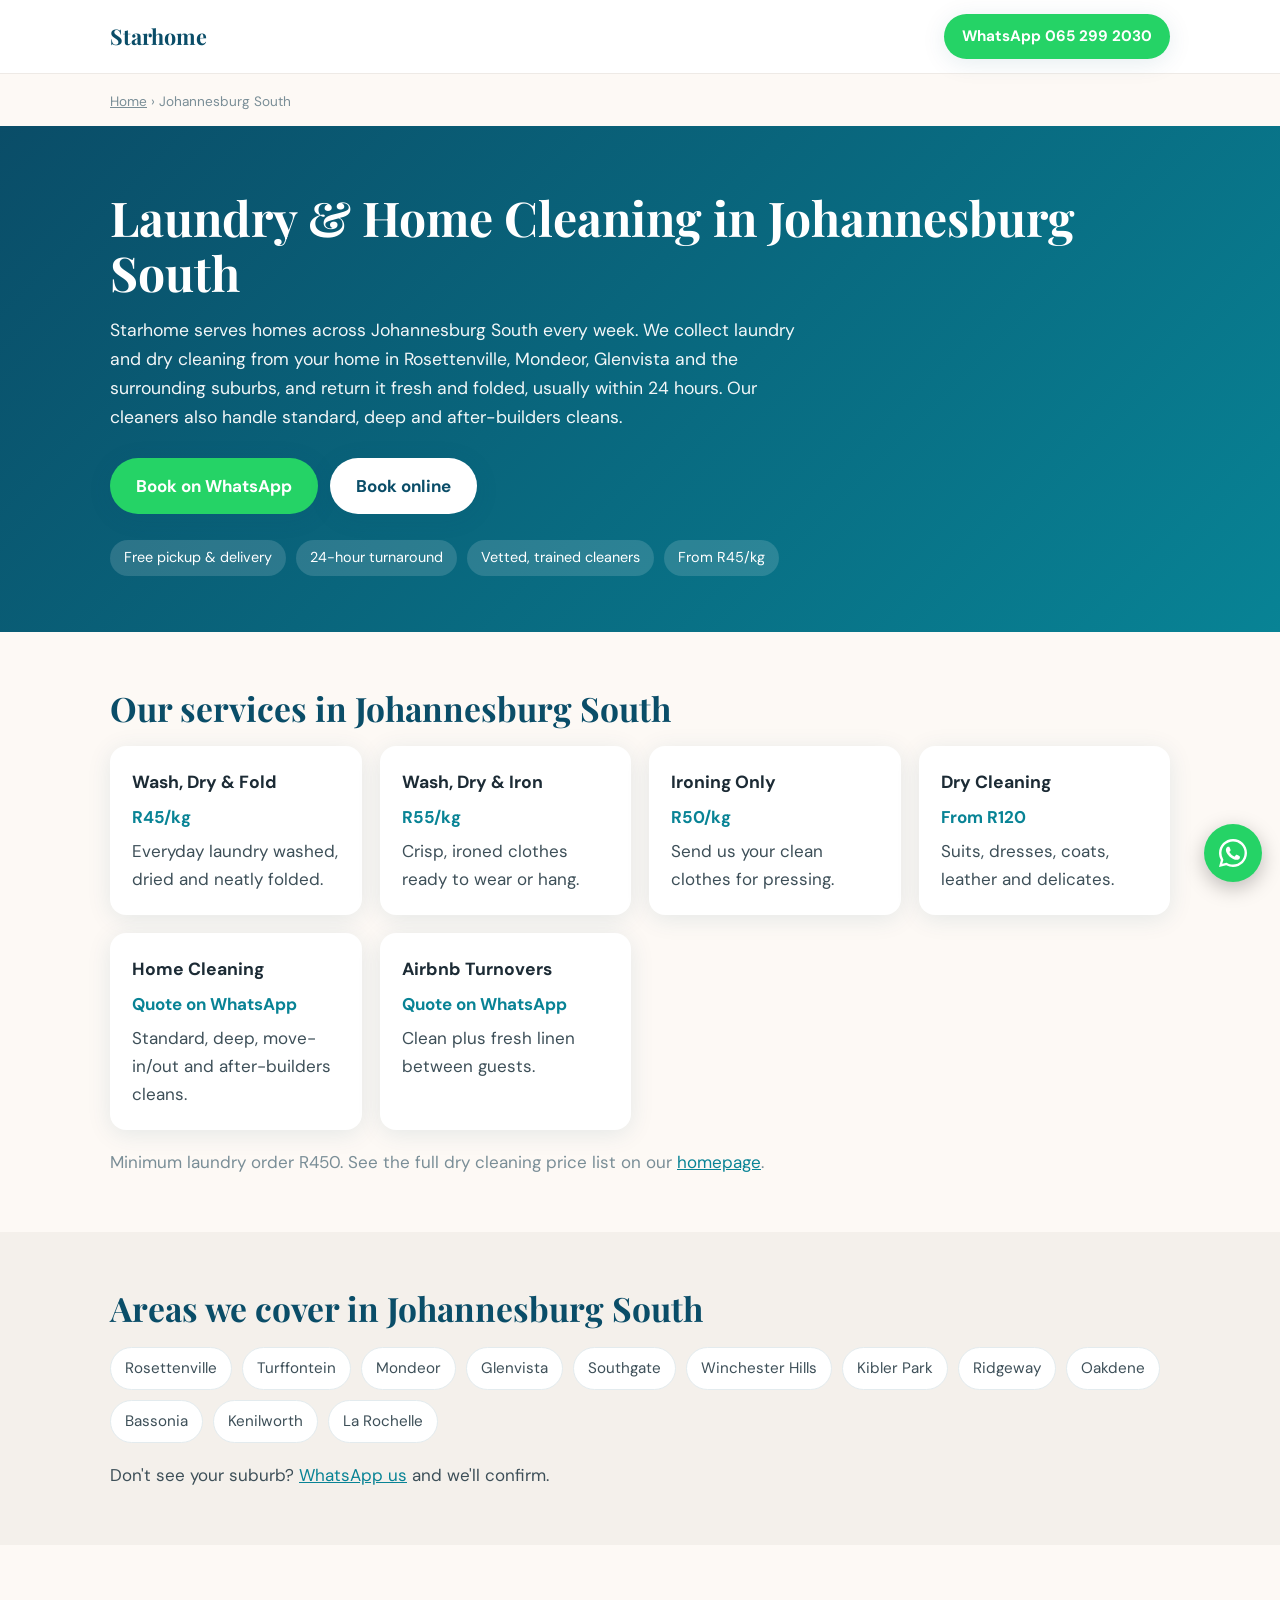
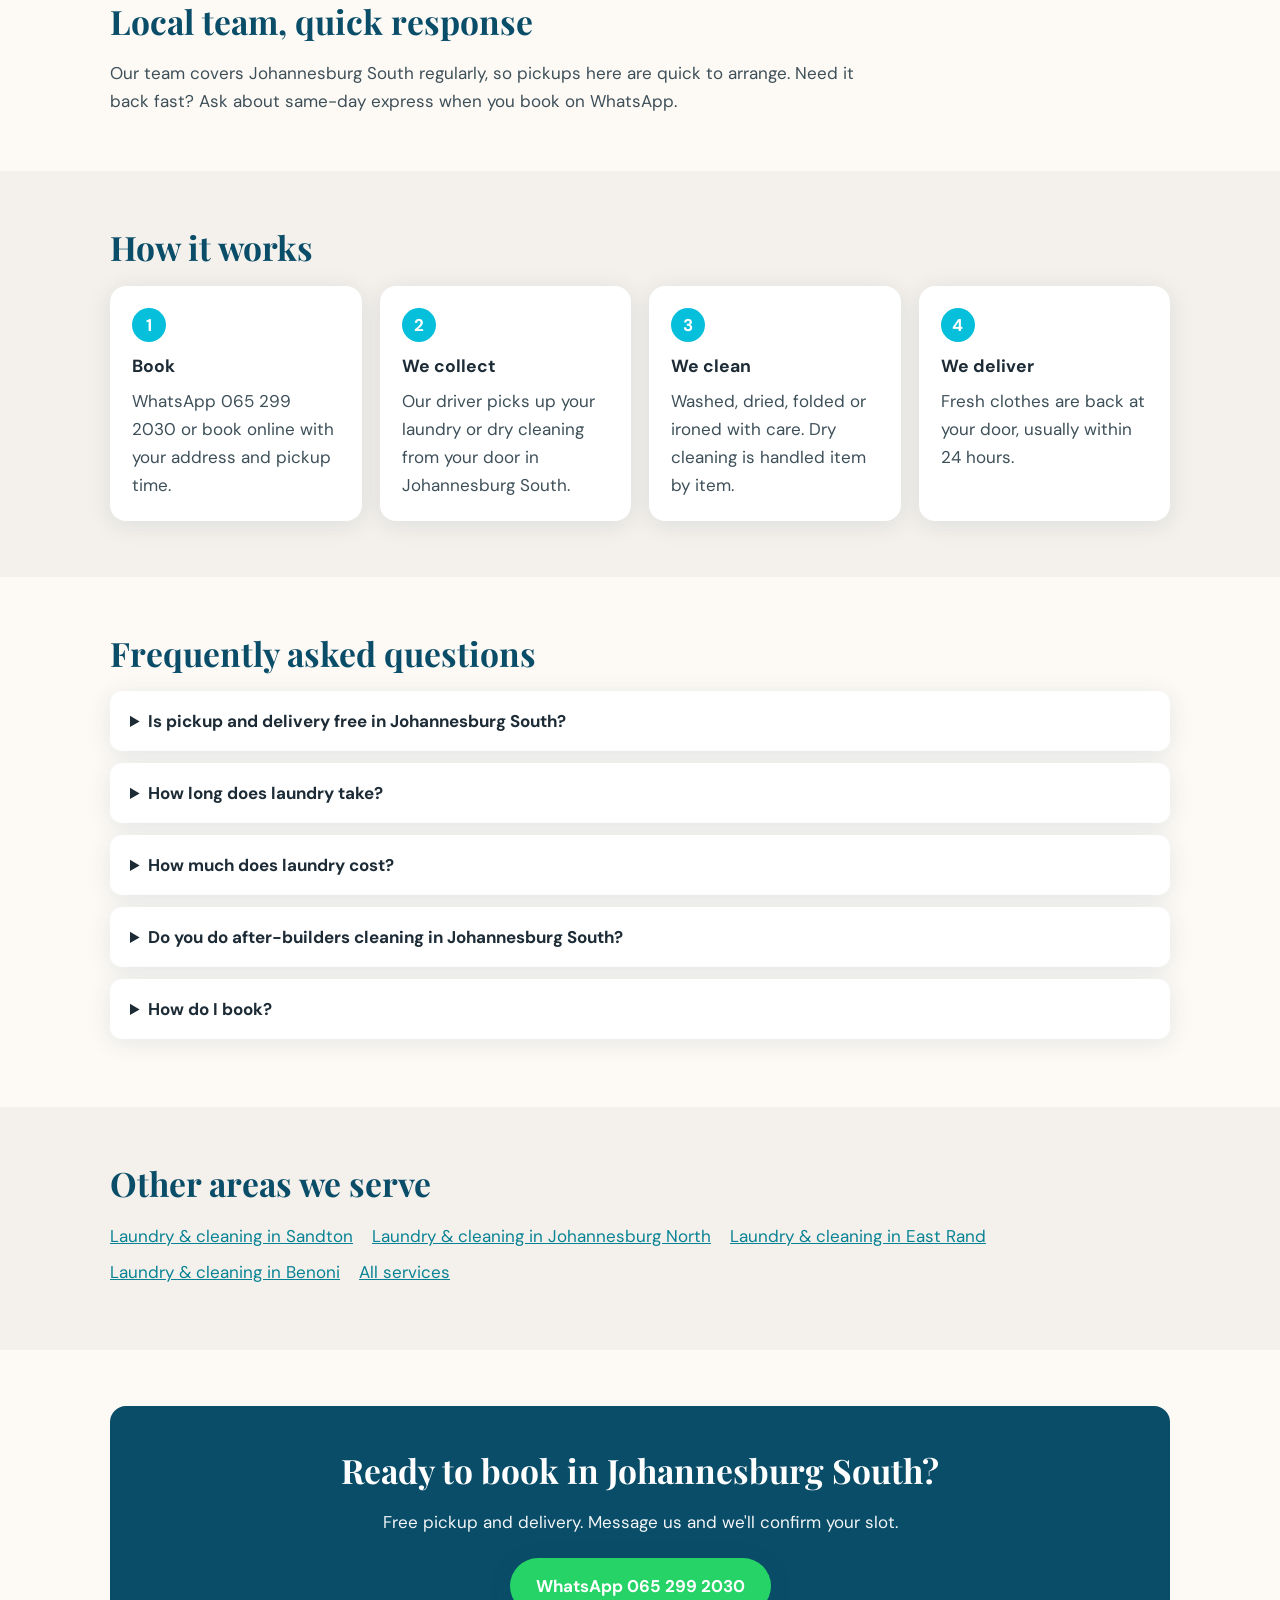
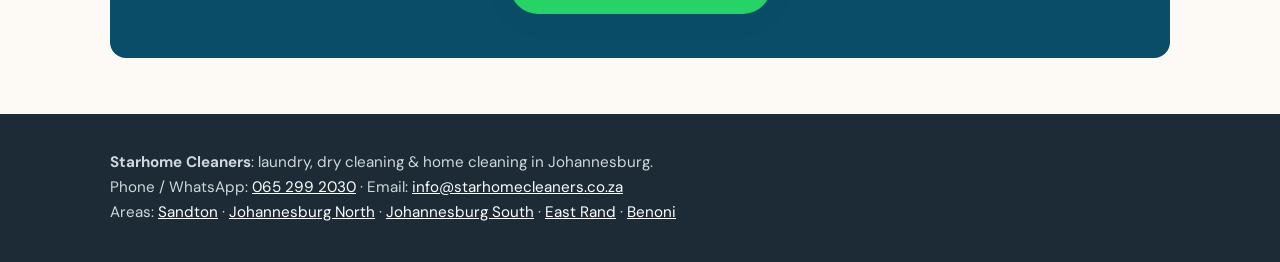
<file: laundry-cleaning-johannesburg-south.html>
<!DOCTYPE html>
<html lang="en-ZA">
<head>
<meta charset="UTF-8">
<meta name="viewport" content="width=device-width, initial-scale=1">
<title>Laundry &amp; Home Cleaning Johannesburg South | Rosettenville, Mondeor | Starhome</title>
<meta name="description" content="Laundry, dry cleaning and home cleaning in Johannesburg South: Rosettenville, Mondeor, Glenvista, Southgate &amp; more. Free pickup, 24hr turnaround. WhatsApp 065 299 2030.">
<meta name="robots" content="index, follow, max-image-preview:large">
<link rel="canonical" href="https://www.starhomecleaners.co.za/laundry-cleaning-johannesburg-south.html">
<link rel="icon" href="/favicon.png">
<meta property="og:type" content="website">
<meta property="og:locale" content="en_ZA">
<meta property="og:site_name" content="Starhome Cleaners">
<meta property="og:url" content="https://www.starhomecleaners.co.za/laundry-cleaning-johannesburg-south.html">
<meta property="og:title" content="Laundry &amp; Home Cleaning Johannesburg South | Rosettenville, Mondeor | Starhome">
<meta property="og:description" content="Laundry, dry cleaning and home cleaning in Johannesburg South: Rosettenville, Mondeor, Glenvista, Southgate &amp; more. Free pickup, 24hr turnaround. WhatsApp 065 299 2030.">
<meta property="og:image" content="https://www.starhomecleaners.co.za/og-image.jpg">
<meta property="og:image:alt" content="Starhome laundry and home cleaning in Johannesburg South">
<link rel="preconnect" href="https://fonts.googleapis.com">
<link rel="preconnect" href="https://fonts.gstatic.com" crossorigin>
<link href="https://fonts.googleapis.com/css2?family=DM+Sans:wght@400;500;700&family=Playfair+Display:wght@600;700&display=swap" rel="stylesheet">
<script type="application/ld+json">
{
 "@context": "https://schema.org",
 "@graph": [
  {
   "@type": [
    "DryCleaningOrLaundry",
    "HouseCleaning"
   ],
   "@id": "https://www.starhomecleaners.co.za/laundry-cleaning-johannesburg-south.html#business",
   "name": "Starhome Cleaners – Johannesburg South",
   "url": "https://www.starhomecleaners.co.za/laundry-cleaning-johannesburg-south.html",
   "telephone": "+27652992030",
   "email": "info@starhomecleaners.co.za",
   "image": "https://www.starhomecleaners.co.za/og-image.jpg",
   "priceRange": "R45–R1500",
   "parentOrganization": {
    "@type": "Organization",
    "name": "Starhome Cleaners",
    "url": "https://www.starhomecleaners.co.za/"
   },
   "address": {
    "@type": "PostalAddress",
    "addressLocality": "Johannesburg",
    "addressRegion": "Gauteng",
    "addressCountry": "ZA"
   },
   "areaServed": [
    {
     "@type": "Place",
     "name": "Johannesburg South"
    },
    {
     "@type": "Place",
     "name": "Rosettenville"
    },
    {
     "@type": "Place",
     "name": "Turffontein"
    },
    {
     "@type": "Place",
     "name": "Mondeor"
    },
    {
     "@type": "Place",
     "name": "Glenvista"
    },
    {
     "@type": "Place",
     "name": "Southgate"
    },
    {
     "@type": "Place",
     "name": "Winchester Hills"
    },
    {
     "@type": "Place",
     "name": "Kibler Park"
    },
    {
     "@type": "Place",
     "name": "Ridgeway"
    },
    {
     "@type": "Place",
     "name": "Oakdene"
    },
    {
     "@type": "Place",
     "name": "Bassonia"
    },
    {
     "@type": "Place",
     "name": "Kenilworth"
    },
    {
     "@type": "Place",
     "name": "La Rochelle"
    }
   ],
   "sameAs": [
    "https://www.facebook.com/StarHomecleaningservices/",
    "https://www.instagram.com/starhomecleaner/"
   ]
  },
  {
   "@type": "BreadcrumbList",
   "itemListElement": [
    {
     "@type": "ListItem",
     "position": 1,
     "name": "Home",
     "item": "https://www.starhomecleaners.co.za/"
    },
    {
     "@type": "ListItem",
     "position": 2,
     "name": "Johannesburg South",
     "item": "https://www.starhomecleaners.co.za/laundry-cleaning-johannesburg-south.html"
    }
   ]
  },
  {
   "@type": "FAQPage",
   "mainEntity": [
    {
     "@type": "Question",
     "name": "Is pickup and delivery free in Johannesburg South?",
     "acceptedAnswer": {
      "@type": "Answer",
      "text": "Yes. Pickup and delivery are free across Johannesburg South for laundry orders above the R450 minimum charge."
     }
    },
    {
     "@type": "Question",
     "name": "How long does laundry take?",
     "acceptedAnswer": {
      "@type": "Answer",
      "text": "Most orders are returned within 24 hours. Same-day express is available on request. Ask on WhatsApp when you book."
     }
    },
    {
     "@type": "Question",
     "name": "How much does laundry cost?",
     "acceptedAnswer": {
      "@type": "Answer",
      "text": "Wash, dry & fold is R45/kg, wash, dry & iron is R55/kg and ironing only is R50/kg, with a R450 minimum order. Dry cleaning is priced per item, from R120."
     }
    },
    {
     "@type": "Question",
     "name": "Do you do after-builders cleaning in Johannesburg South?",
     "acceptedAnswer": {
      "@type": "Answer",
      "text": "Yes. After renovations we remove dust, paint splashes and debris from floors, windows, cupboards and bathrooms so your home is ready to live in."
     }
    },
    {
     "@type": "Question",
     "name": "How do I book?",
     "acceptedAnswer": {
      "@type": "Answer",
      "text": "WhatsApp us on 065 299 2030 or use the online booking page. Tell us your address, what you need cleaned and a convenient pickup time."
     }
    }
   ]
  }
 ]
}
</script>
<style>
:root{--navy:#0A4D68;--teal:#088395;--sky:#05BFDB;--cream:#FDF9F5;--offwhite:#F4F0EB;--dark:#1C2B35;--text:#3D4F58;--muted:#7A8E97;--white:#fff;--green:#25D366;--display:'Playfair Display',serif;--body:'DM Sans',sans-serif;--radius:16px;--shadow:0 4px 24px rgba(10,77,104,.10)}
*{box-sizing:border-box;margin:0;padding:0}
html{scroll-behavior:smooth}
body{font-family:var(--body);color:var(--text);background:var(--cream);line-height:1.65;font-size:17px}
a{color:var(--teal)}
img{max-width:100%;display:block}
.wrap{max-width:1100px;margin:0 auto;padding:0 20px}
header{background:var(--white);box-shadow:0 1px 0 rgba(0,0,0,.06);position:sticky;top:0;z-index:10}
.nav{display:flex;align-items:center;justify-content:space-between;padding:14px 20px;max-width:1100px;margin:0 auto;gap:12px}
.logo{font-family:var(--display);font-weight:700;font-size:1.35rem;color:var(--navy);text-decoration:none}
.nav a.btn{padding:10px 18px;font-size:.95rem}
.btn{display:inline-block;background:var(--green);color:#fff;text-decoration:none;font-weight:700;padding:14px 26px;border-radius:999px;box-shadow:var(--shadow)}
.btn.alt{background:var(--navy)}
.crumbs{font-size:.85rem;color:var(--muted);padding-top:18px;padding-bottom:12px}
.crumbs a{color:var(--muted)}
.hero{background:linear-gradient(135deg,var(--navy),var(--teal));color:#fff;padding:64px 0 56px}
.hero h1{font-family:var(--display);font-size:clamp(2rem,5vw,3rem);line-height:1.15;margin-bottom:16px}
.hero p{max-width:720px;font-size:1.1rem;opacity:.95;margin-bottom:26px}
.hero .ctas{display:flex;gap:12px;flex-wrap:wrap}
.badges{display:flex;gap:10px;flex-wrap:wrap;margin-top:26px}
.badges span{background:rgba(255,255,255,.14);padding:6px 14px;border-radius:999px;font-size:.9rem}
section{padding:56px 0}
h2{font-family:var(--display);color:var(--navy);font-size:clamp(1.5rem,3.5vw,2.1rem);margin-bottom:18px;line-height:1.2}
h3{color:var(--dark);font-size:1.1rem;margin-bottom:6px}
.grid{display:grid;grid-template-columns:repeat(auto-fit,minmax(240px,1fr));gap:18px}
.card{background:var(--white);border-radius:var(--radius);padding:22px;box-shadow:var(--shadow)}
.price{color:var(--teal);font-weight:700;margin-bottom:6px}
.suburbs{display:flex;flex-wrap:wrap;gap:10px;list-style:none}
.suburbs li{background:var(--white);border:1px solid #e3ebee;padding:8px 14px;border-radius:999px;font-size:.95rem}
.steps{counter-reset:s;list-style:none;display:grid;grid-template-columns:repeat(auto-fit,minmax(220px,1fr));gap:18px}
.steps li{counter-increment:s;background:var(--white);border-radius:var(--radius);padding:22px;box-shadow:var(--shadow)}
.steps li::before{content:counter(s);display:inline-grid;place-items:center;width:34px;height:34px;border-radius:50%;background:var(--sky);color:#fff;font-weight:700;margin-bottom:10px}
.alt-bg{background:var(--offwhite)}
details{background:var(--white);border-radius:12px;padding:16px 20px;margin-bottom:12px;box-shadow:var(--shadow)}
summary{font-weight:700;color:var(--dark);cursor:pointer}
details p{margin-top:10px}
.other a{margin-right:14px;display:inline-block;margin-bottom:8px}
.cta{background:var(--navy);color:#fff;text-align:center;border-radius:var(--radius);padding:44px 24px}
.cta h2{color:#fff}
.cta p{margin-bottom:22px;opacity:.95}
footer{background:var(--dark);color:#cfd8dc;padding:36px 0;font-size:.95rem}
footer a{color:#fff}
.fab{position:fixed;right:18px;bottom:18px;background:var(--green);color:#fff;width:58px;height:58px;border-radius:50%;display:grid;place-items:center;box-shadow:0 6px 20px rgba(0,0,0,.25);z-index:20}
@media(max-width:600px){.nav .logo{font-size:1.15rem}.hero{padding:44px 0 40px}section{padding:42px 0}}
</style>
</head>
<body>
<header>
  <div class="nav">
    <a class="logo" href="/">Starhome</a>
    <a class="btn" href="https://wa.me/27652992030?text=Hi%20Starhome%2C%20I%27d%20like%20to%20book%20a%20pickup%20in%20Johannesburg%20South." rel="noopener">WhatsApp 065 299 2030</a>
  </div>
</header>

<main>
  <div class="wrap crumbs"><a href="/">Home</a> › Johannesburg South</div>

  <div class="hero">
    <div class="wrap">
      <h1>Laundry &amp; Home Cleaning in Johannesburg South</h1>
      <p>Starhome serves homes across Johannesburg South every week. We collect laundry and dry cleaning from your home in Rosettenville, Mondeor, Glenvista and the surrounding suburbs, and return it fresh and folded, usually within 24 hours. Our cleaners also handle standard, deep and after-builders cleans.</p>
      <div class="ctas">
        <a class="btn" href="https://wa.me/27652992030?text=Hi%20Starhome%2C%20I%27d%20like%20to%20book%20a%20pickup%20in%20Johannesburg%20South." rel="noopener">Book on WhatsApp</a>
        <a class="btn alt" href="/book.html" style="background:#fff;color:var(--navy)">Book online</a>
      </div>
      <div class="badges"><span>Free pickup &amp; delivery</span><span>24-hour turnaround</span><span>Vetted, trained cleaners</span><span>From R45/kg</span></div>
    </div>
  </div>

  <section>
    <div class="wrap">
      <h2>Our services in Johannesburg South</h2>
      <div class="grid">
        <div class="card"><h3>Wash, Dry &amp; Fold</h3><div class="price">R45/kg</div><p>Everyday laundry washed, dried and neatly folded.</p></div>
        <div class="card"><h3>Wash, Dry &amp; Iron</h3><div class="price">R55/kg</div><p>Crisp, ironed clothes ready to wear or hang.</p></div>
        <div class="card"><h3>Ironing Only</h3><div class="price">R50/kg</div><p>Send us your clean clothes for pressing.</p></div>
        <div class="card"><h3>Dry Cleaning</h3><div class="price">From R120</div><p>Suits, dresses, coats, leather and delicates.</p></div>
        <div class="card"><h3>Home Cleaning</h3><div class="price">Quote on WhatsApp</div><p>Standard, deep, move-in/out and after-builders cleans.</p></div>
        <div class="card"><h3>Airbnb Turnovers</h3><div class="price">Quote on WhatsApp</div><p>Clean plus fresh linen between guests.</p></div>
      </div>
      <p style="margin-top:18px;color:var(--muted)">Minimum laundry order R450. See the full dry cleaning price list on our <a href="/#pricing">homepage</a>.</p>
    </div>
  </section>

  <section class="alt-bg">
    <div class="wrap">
      <h2>Areas we cover in Johannesburg South</h2>
      <ul class="suburbs">
        <li>Rosettenville</li>
        <li>Turffontein</li>
        <li>Mondeor</li>
        <li>Glenvista</li>
        <li>Southgate</li>
        <li>Winchester Hills</li>
        <li>Kibler Park</li>
        <li>Ridgeway</li>
        <li>Oakdene</li>
        <li>Bassonia</li>
        <li>Kenilworth</li>
        <li>La Rochelle</li>
      </ul>
      <p style="margin-top:18px">Don't see your suburb? <a href="https://wa.me/27652992030?text=Hi%20Starhome%2C%20I%27d%20like%20to%20book%20a%20pickup%20in%20Johannesburg%20South." rel="noopener">WhatsApp us</a> and we'll confirm.</p>
    </div>
  </section>

  <section>
    <div class="wrap">
      <h2>Local team, quick response</h2>
      <p style="max-width:780px">Our team covers Johannesburg South regularly, so pickups here are quick to arrange. Need it back fast? Ask about same-day express when you book on WhatsApp.</p>
    </div>
  </section>

  <section class="alt-bg">
    <div class="wrap">
      <h2>How it works</h2>
      <ol class="steps">
        <li><h3>Book</h3><p>WhatsApp 065 299 2030 or book online with your address and pickup time.</p></li>
        <li><h3>We collect</h3><p>Our driver picks up your laundry or dry cleaning from your door in Johannesburg South.</p></li>
        <li><h3>We clean</h3><p>Washed, dried, folded or ironed with care. Dry cleaning is handled item by item.</p></li>
        <li><h3>We deliver</h3><p>Fresh clothes are back at your door, usually within 24 hours.</p></li>
      </ol>
    </div>
  </section>

  <section>
    <div class="wrap">
      <h2>Frequently asked questions</h2>
      <details><summary>Is pickup and delivery free in Johannesburg South?</summary><p>Yes. Pickup and delivery are free across Johannesburg South for laundry orders above the R450 minimum charge.</p></details>
      <details><summary>How long does laundry take?</summary><p>Most orders are returned within 24 hours. Same-day express is available on request. Ask on WhatsApp when you book.</p></details>
      <details><summary>How much does laundry cost?</summary><p>Wash, dry &amp; fold is R45/kg, wash, dry &amp; iron is R55/kg and ironing only is R50/kg, with a R450 minimum order. Dry cleaning is priced per item, from R120.</p></details>
      <details><summary>Do you do after-builders cleaning in Johannesburg South?</summary><p>Yes. After renovations we remove dust, paint splashes and debris from floors, windows, cupboards and bathrooms so your home is ready to live in.</p></details>
      <details><summary>How do I book?</summary><p>WhatsApp us on 065 299 2030 or use the online booking page. Tell us your address, what you need cleaned and a convenient pickup time.</p></details>
    </div>
  </section>

  <section class="alt-bg">
    <div class="wrap other">
      <h2>Other areas we serve</h2>
      <a href="/laundry-cleaning-sandton.html">Laundry &amp; cleaning in Sandton</a>
      <a href="/laundry-cleaning-johannesburg-north.html">Laundry &amp; cleaning in Johannesburg North</a>
      <a href="/laundry-cleaning-east-rand.html">Laundry &amp; cleaning in East Rand</a>
      <a href="/laundry-cleaning-benoni.html">Laundry &amp; cleaning in Benoni</a>
      <a href="/">All services</a>
    </div>
  </section>

  <section>
    <div class="wrap">
      <div class="cta">
        <h2>Ready to book in Johannesburg South?</h2>
        <p>Free pickup and delivery. Message us and we'll confirm your slot.</p>
        <a class="btn" href="https://wa.me/27652992030?text=Hi%20Starhome%2C%20I%27d%20like%20to%20book%20a%20pickup%20in%20Johannesburg%20South." rel="noopener">WhatsApp 065 299 2030</a>
      </div>
    </div>
  </section>
</main>

<footer>
  <div class="wrap">
    <p><strong>Starhome Cleaners</strong>: laundry, dry cleaning &amp; home cleaning in Johannesburg.</p>
    <p>Phone / WhatsApp: <a href="tel:+27652992030">065 299 2030</a> · Email: <a href="mailto:info@starhomecleaners.co.za">info@starhomecleaners.co.za</a></p>
    <p>Areas: <a href="/laundry-cleaning-sandton.html">Sandton</a> · <a href="/laundry-cleaning-johannesburg-north.html">Johannesburg North</a> · <a href="/laundry-cleaning-johannesburg-south.html">Johannesburg South</a> · <a href="/laundry-cleaning-east-rand.html">East Rand</a> · <a href="/laundry-cleaning-benoni.html">Benoni</a></p>
  </div>
</footer>

<a class="fab" href="https://wa.me/27652992030?text=Hi%20Starhome%2C%20I%27d%20like%20to%20book%20a%20pickup%20in%20Johannesburg%20South." rel="noopener" aria-label="Chat on WhatsApp"><svg width="28" height="28" viewBox="0 0 24 24" fill="#fff" aria-hidden="true"><path d="M20.5 3.5A11.8 11.8 0 0 0 12 0C5.4 0 0 5.4 0 12c0 2.1.6 4.2 1.6 6L0 24l6.2-1.6A12 12 0 0 0 12 24c6.6 0 12-5.4 12-12 0-3.2-1.3-6.2-3.5-8.5zM12 21.9c-1.8 0-3.6-.5-5.1-1.4l-.4-.2-3.7 1 1-3.6-.2-.4A9.9 9.9 0 0 1 2.1 12C2.1 6.5 6.5 2.1 12 2.1c2.6 0 5.1 1 7 2.9a9.8 9.8 0 0 1 2.9 7c0 5.5-4.4 9.9-9.9 9.9zm5.4-7.4c-.3-.1-1.8-.9-2-1s-.5-.1-.7.1-.8 1-1 1.2-.4.2-.7.1a8.1 8.1 0 0 1-4-3.5c-.3-.5.3-.5.9-1.6.1-.2 0-.4 0-.5l-.9-2.2c-.2-.6-.5-.5-.7-.5h-.6c-.2 0-.5.1-.8.4-.3.3-1 1-1 2.5s1.1 2.9 1.2 3.1c.1.2 2.1 3.2 5.1 4.5 1.9.8 2.6.9 3.6.7.6-.1 1.8-.7 2-1.4.2-.7.2-1.3.2-1.4-.1-.1-.3-.2-.6-.3z"/></svg></a>
</body>
</html>
</file>
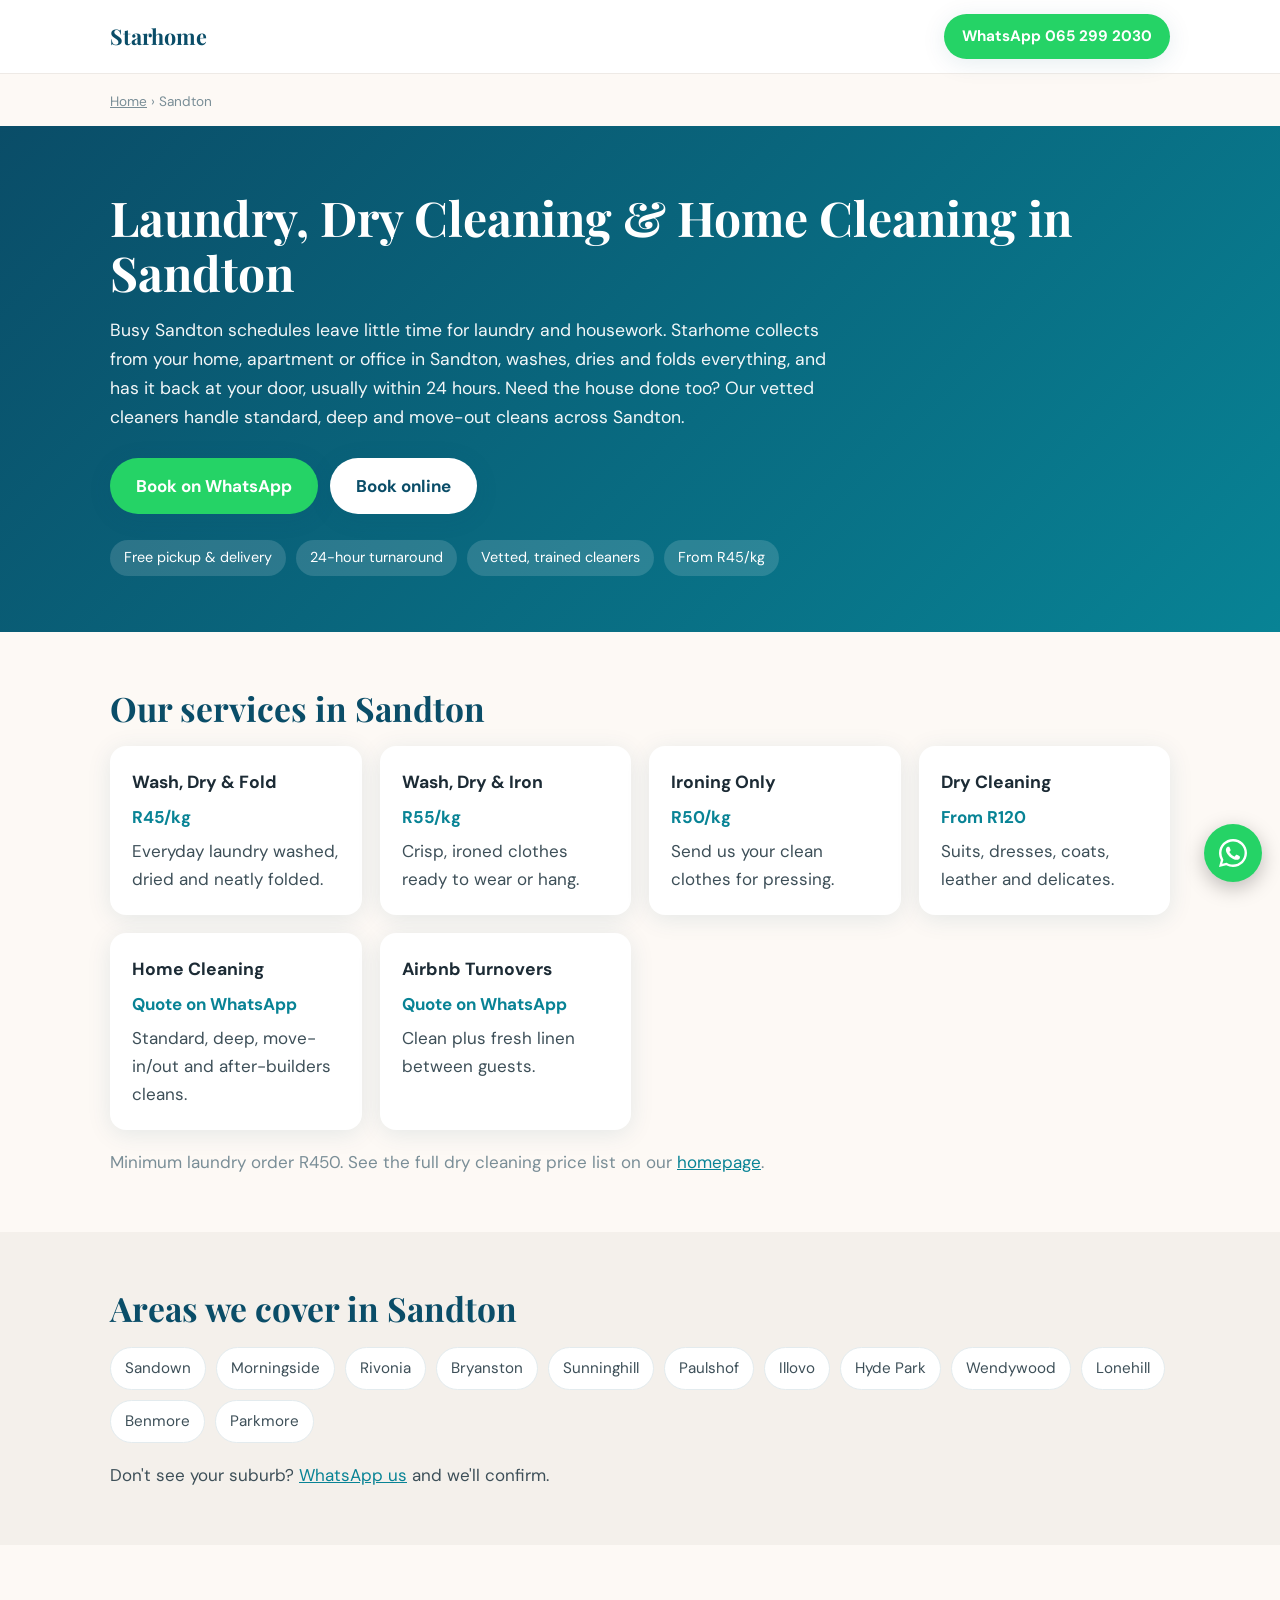
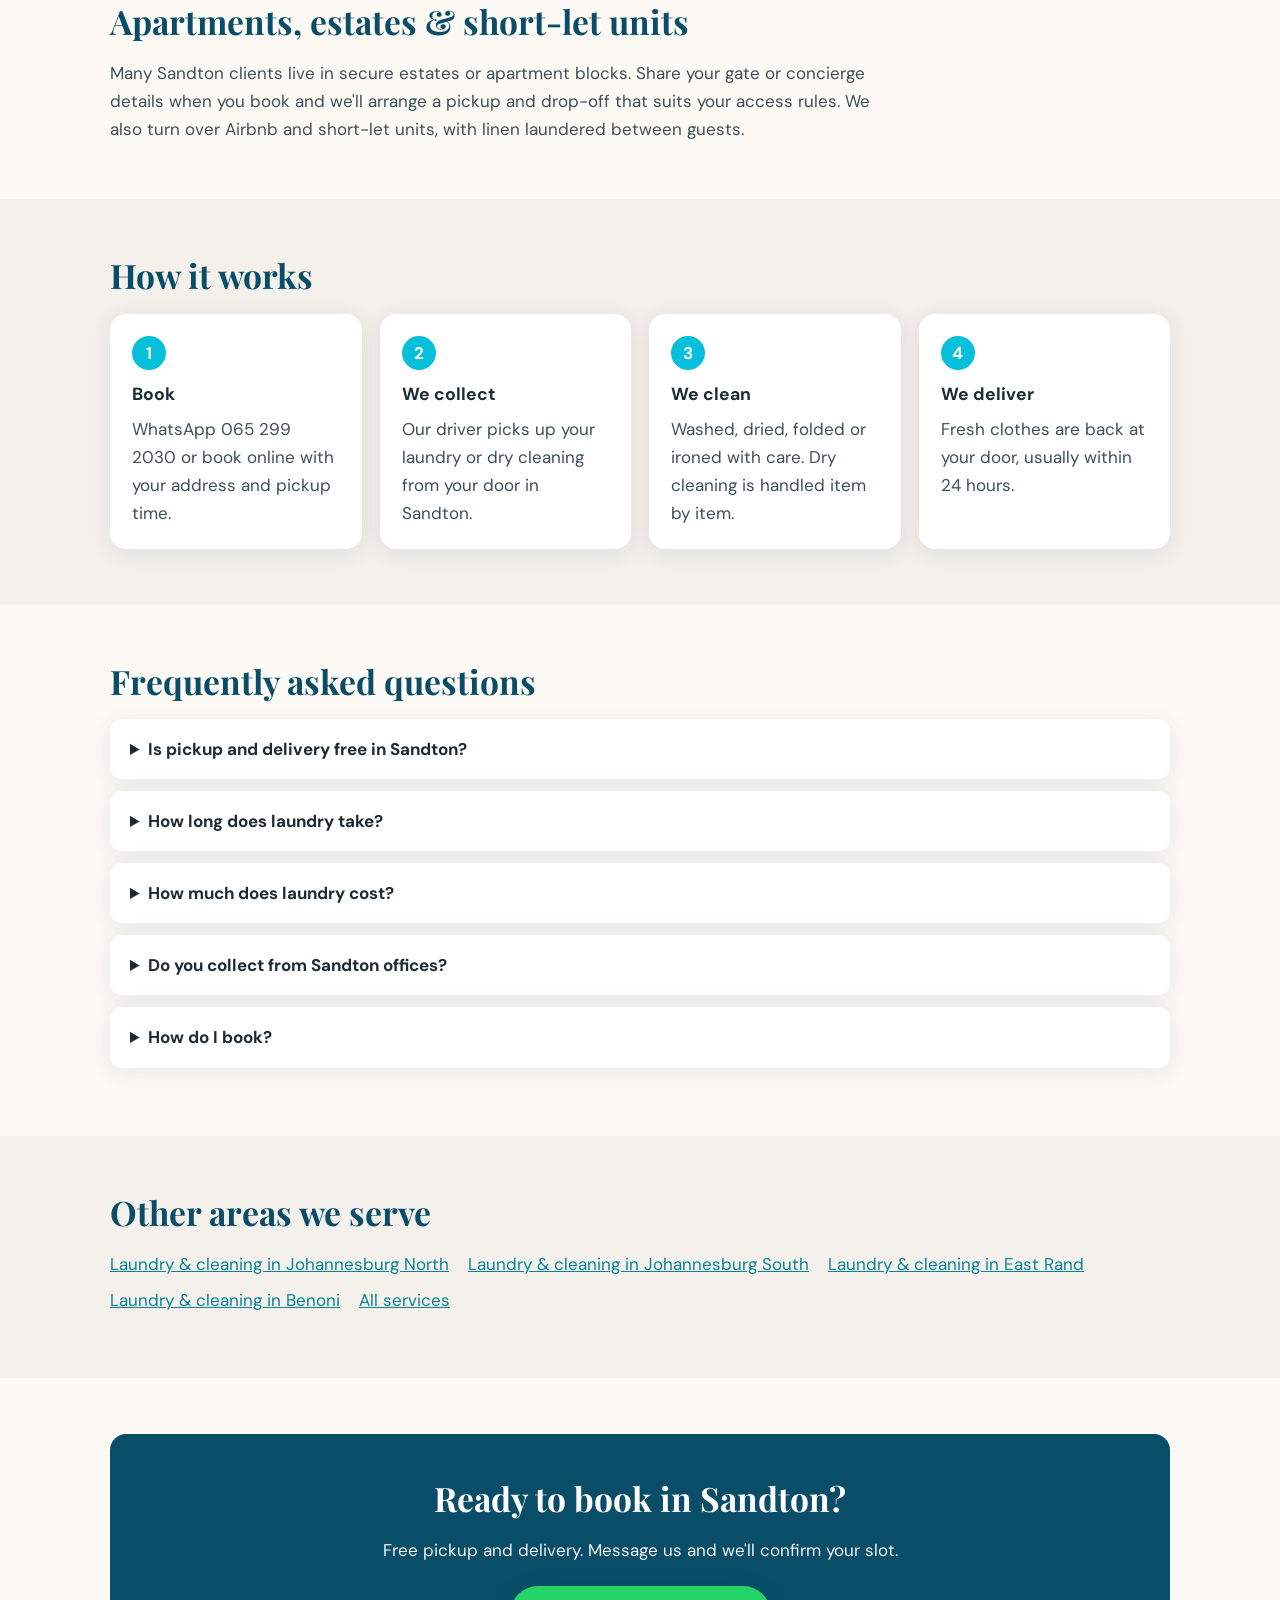
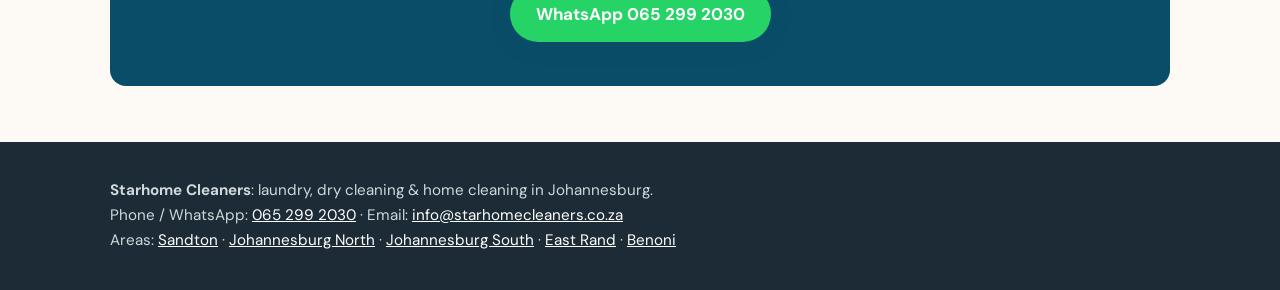
<file: laundry-cleaning-sandton.html>
<!DOCTYPE html>
<html lang="en-ZA">
<head>
<meta charset="UTF-8">
<meta name="viewport" content="width=device-width, initial-scale=1">
<title>Laundry, Dry Cleaning &amp; Home Cleaning in Sandton | Free Pickup | Starhome</title>
<meta name="description" content="Laundry from R45/kg, dry cleaning and vetted home cleaners in Sandton. Free pickup &amp; delivery, 24-hour turnaround. WhatsApp 065 299 2030 to book.">
<meta name="robots" content="index, follow, max-image-preview:large">
<link rel="canonical" href="https://www.starhomecleaners.co.za/laundry-cleaning-sandton.html">
<link rel="icon" href="/favicon.png">
<meta property="og:type" content="website">
<meta property="og:locale" content="en_ZA">
<meta property="og:site_name" content="Starhome Cleaners">
<meta property="og:url" content="https://www.starhomecleaners.co.za/laundry-cleaning-sandton.html">
<meta property="og:title" content="Laundry, Dry Cleaning &amp; Home Cleaning in Sandton | Free Pickup | Starhome">
<meta property="og:description" content="Laundry from R45/kg, dry cleaning and vetted home cleaners in Sandton. Free pickup &amp; delivery, 24-hour turnaround. WhatsApp 065 299 2030 to book.">
<meta property="og:image" content="https://www.starhomecleaners.co.za/og-image.jpg">
<meta property="og:image:alt" content="Starhome laundry and home cleaning in Sandton">
<link rel="preconnect" href="https://fonts.googleapis.com">
<link rel="preconnect" href="https://fonts.gstatic.com" crossorigin>
<link href="https://fonts.googleapis.com/css2?family=DM+Sans:wght@400;500;700&family=Playfair+Display:wght@600;700&display=swap" rel="stylesheet">
<script type="application/ld+json">
{
 "@context": "https://schema.org",
 "@graph": [
  {
   "@type": [
    "DryCleaningOrLaundry",
    "HouseCleaning"
   ],
   "@id": "https://www.starhomecleaners.co.za/laundry-cleaning-sandton.html#business",
   "name": "Starhome Cleaners – Sandton",
   "url": "https://www.starhomecleaners.co.za/laundry-cleaning-sandton.html",
   "telephone": "+27652992030",
   "email": "info@starhomecleaners.co.za",
   "image": "https://www.starhomecleaners.co.za/og-image.jpg",
   "priceRange": "R45–R1500",
   "parentOrganization": {
    "@type": "Organization",
    "name": "Starhome Cleaners",
    "url": "https://www.starhomecleaners.co.za/"
   },
   "address": {
    "@type": "PostalAddress",
    "addressLocality": "Johannesburg",
    "addressRegion": "Gauteng",
    "addressCountry": "ZA"
   },
   "areaServed": [
    {
     "@type": "Place",
     "name": "Sandton"
    },
    {
     "@type": "Place",
     "name": "Sandown"
    },
    {
     "@type": "Place",
     "name": "Morningside"
    },
    {
     "@type": "Place",
     "name": "Rivonia"
    },
    {
     "@type": "Place",
     "name": "Bryanston"
    },
    {
     "@type": "Place",
     "name": "Sunninghill"
    },
    {
     "@type": "Place",
     "name": "Paulshof"
    },
    {
     "@type": "Place",
     "name": "Illovo"
    },
    {
     "@type": "Place",
     "name": "Hyde Park"
    },
    {
     "@type": "Place",
     "name": "Wendywood"
    },
    {
     "@type": "Place",
     "name": "Lonehill"
    },
    {
     "@type": "Place",
     "name": "Benmore"
    },
    {
     "@type": "Place",
     "name": "Parkmore"
    }
   ],
   "sameAs": [
    "https://www.facebook.com/StarHomecleaningservices/",
    "https://www.instagram.com/starhomecleaner/"
   ]
  },
  {
   "@type": "BreadcrumbList",
   "itemListElement": [
    {
     "@type": "ListItem",
     "position": 1,
     "name": "Home",
     "item": "https://www.starhomecleaners.co.za/"
    },
    {
     "@type": "ListItem",
     "position": 2,
     "name": "Sandton",
     "item": "https://www.starhomecleaners.co.za/laundry-cleaning-sandton.html"
    }
   ]
  },
  {
   "@type": "FAQPage",
   "mainEntity": [
    {
     "@type": "Question",
     "name": "Is pickup and delivery free in Sandton?",
     "acceptedAnswer": {
      "@type": "Answer",
      "text": "Yes. Pickup and delivery are free across Sandton for laundry orders above the R450 minimum charge."
     }
    },
    {
     "@type": "Question",
     "name": "How long does laundry take?",
     "acceptedAnswer": {
      "@type": "Answer",
      "text": "Most orders are returned within 24 hours. Same-day express is available on request. Ask on WhatsApp when you book."
     }
    },
    {
     "@type": "Question",
     "name": "How much does laundry cost?",
     "acceptedAnswer": {
      "@type": "Answer",
      "text": "Wash, dry & fold is R45/kg, wash, dry & iron is R55/kg and ironing only is R50/kg, with a R450 minimum order. Dry cleaning is priced per item, from R120."
     }
    },
    {
     "@type": "Question",
     "name": "Do you collect from Sandton offices?",
     "acceptedAnswer": {
      "@type": "Answer",
      "text": "Yes. We can collect from and deliver to offices in Sandton CBD, Rivonia and Sunninghill during working hours, so your laundry comes back with you at the end of the day."
     }
    },
    {
     "@type": "Question",
     "name": "How do I book?",
     "acceptedAnswer": {
      "@type": "Answer",
      "text": "WhatsApp us on 065 299 2030 or use the online booking page. Tell us your address, what you need cleaned and a convenient pickup time."
     }
    }
   ]
  }
 ]
}
</script>
<style>
:root{--navy:#0A4D68;--teal:#088395;--sky:#05BFDB;--cream:#FDF9F5;--offwhite:#F4F0EB;--dark:#1C2B35;--text:#3D4F58;--muted:#7A8E97;--white:#fff;--green:#25D366;--display:'Playfair Display',serif;--body:'DM Sans',sans-serif;--radius:16px;--shadow:0 4px 24px rgba(10,77,104,.10)}
*{box-sizing:border-box;margin:0;padding:0}
html{scroll-behavior:smooth}
body{font-family:var(--body);color:var(--text);background:var(--cream);line-height:1.65;font-size:17px}
a{color:var(--teal)}
img{max-width:100%;display:block}
.wrap{max-width:1100px;margin:0 auto;padding:0 20px}
header{background:var(--white);box-shadow:0 1px 0 rgba(0,0,0,.06);position:sticky;top:0;z-index:10}
.nav{display:flex;align-items:center;justify-content:space-between;padding:14px 20px;max-width:1100px;margin:0 auto;gap:12px}
.logo{font-family:var(--display);font-weight:700;font-size:1.35rem;color:var(--navy);text-decoration:none}
.nav a.btn{padding:10px 18px;font-size:.95rem}
.btn{display:inline-block;background:var(--green);color:#fff;text-decoration:none;font-weight:700;padding:14px 26px;border-radius:999px;box-shadow:var(--shadow)}
.btn.alt{background:var(--navy)}
.crumbs{font-size:.85rem;color:var(--muted);padding-top:18px;padding-bottom:12px}
.crumbs a{color:var(--muted)}
.hero{background:linear-gradient(135deg,var(--navy),var(--teal));color:#fff;padding:64px 0 56px}
.hero h1{font-family:var(--display);font-size:clamp(2rem,5vw,3rem);line-height:1.15;margin-bottom:16px}
.hero p{max-width:720px;font-size:1.1rem;opacity:.95;margin-bottom:26px}
.hero .ctas{display:flex;gap:12px;flex-wrap:wrap}
.badges{display:flex;gap:10px;flex-wrap:wrap;margin-top:26px}
.badges span{background:rgba(255,255,255,.14);padding:6px 14px;border-radius:999px;font-size:.9rem}
section{padding:56px 0}
h2{font-family:var(--display);color:var(--navy);font-size:clamp(1.5rem,3.5vw,2.1rem);margin-bottom:18px;line-height:1.2}
h3{color:var(--dark);font-size:1.1rem;margin-bottom:6px}
.grid{display:grid;grid-template-columns:repeat(auto-fit,minmax(240px,1fr));gap:18px}
.card{background:var(--white);border-radius:var(--radius);padding:22px;box-shadow:var(--shadow)}
.price{color:var(--teal);font-weight:700;margin-bottom:6px}
.suburbs{display:flex;flex-wrap:wrap;gap:10px;list-style:none}
.suburbs li{background:var(--white);border:1px solid #e3ebee;padding:8px 14px;border-radius:999px;font-size:.95rem}
.steps{counter-reset:s;list-style:none;display:grid;grid-template-columns:repeat(auto-fit,minmax(220px,1fr));gap:18px}
.steps li{counter-increment:s;background:var(--white);border-radius:var(--radius);padding:22px;box-shadow:var(--shadow)}
.steps li::before{content:counter(s);display:inline-grid;place-items:center;width:34px;height:34px;border-radius:50%;background:var(--sky);color:#fff;font-weight:700;margin-bottom:10px}
.alt-bg{background:var(--offwhite)}
details{background:var(--white);border-radius:12px;padding:16px 20px;margin-bottom:12px;box-shadow:var(--shadow)}
summary{font-weight:700;color:var(--dark);cursor:pointer}
details p{margin-top:10px}
.other a{margin-right:14px;display:inline-block;margin-bottom:8px}
.cta{background:var(--navy);color:#fff;text-align:center;border-radius:var(--radius);padding:44px 24px}
.cta h2{color:#fff}
.cta p{margin-bottom:22px;opacity:.95}
footer{background:var(--dark);color:#cfd8dc;padding:36px 0;font-size:.95rem}
footer a{color:#fff}
.fab{position:fixed;right:18px;bottom:18px;background:var(--green);color:#fff;width:58px;height:58px;border-radius:50%;display:grid;place-items:center;box-shadow:0 6px 20px rgba(0,0,0,.25);z-index:20}
@media(max-width:600px){.nav .logo{font-size:1.15rem}.hero{padding:44px 0 40px}section{padding:42px 0}}
</style>
</head>
<body>
<header>
  <div class="nav">
    <a class="logo" href="/">Starhome</a>
    <a class="btn" href="https://wa.me/27652992030?text=Hi%20Starhome%2C%20I%27d%20like%20to%20book%20a%20pickup%20in%20Sandton." rel="noopener">WhatsApp 065 299 2030</a>
  </div>
</header>

<main>
  <div class="wrap crumbs"><a href="/">Home</a> › Sandton</div>

  <div class="hero">
    <div class="wrap">
      <h1>Laundry, Dry Cleaning &amp; Home Cleaning in Sandton</h1>
      <p>Busy Sandton schedules leave little time for laundry and housework. Starhome collects from your home, apartment or office in Sandton, washes, dries and folds everything, and has it back at your door, usually within 24 hours. Need the house done too? Our vetted cleaners handle standard, deep and move-out cleans across Sandton.</p>
      <div class="ctas">
        <a class="btn" href="https://wa.me/27652992030?text=Hi%20Starhome%2C%20I%27d%20like%20to%20book%20a%20pickup%20in%20Sandton." rel="noopener">Book on WhatsApp</a>
        <a class="btn alt" href="/book.html" style="background:#fff;color:var(--navy)">Book online</a>
      </div>
      <div class="badges"><span>Free pickup &amp; delivery</span><span>24-hour turnaround</span><span>Vetted, trained cleaners</span><span>From R45/kg</span></div>
    </div>
  </div>

  <section>
    <div class="wrap">
      <h2>Our services in Sandton</h2>
      <div class="grid">
        <div class="card"><h3>Wash, Dry &amp; Fold</h3><div class="price">R45/kg</div><p>Everyday laundry washed, dried and neatly folded.</p></div>
        <div class="card"><h3>Wash, Dry &amp; Iron</h3><div class="price">R55/kg</div><p>Crisp, ironed clothes ready to wear or hang.</p></div>
        <div class="card"><h3>Ironing Only</h3><div class="price">R50/kg</div><p>Send us your clean clothes for pressing.</p></div>
        <div class="card"><h3>Dry Cleaning</h3><div class="price">From R120</div><p>Suits, dresses, coats, leather and delicates.</p></div>
        <div class="card"><h3>Home Cleaning</h3><div class="price">Quote on WhatsApp</div><p>Standard, deep, move-in/out and after-builders cleans.</p></div>
        <div class="card"><h3>Airbnb Turnovers</h3><div class="price">Quote on WhatsApp</div><p>Clean plus fresh linen between guests.</p></div>
      </div>
      <p style="margin-top:18px;color:var(--muted)">Minimum laundry order R450. See the full dry cleaning price list on our <a href="/#pricing">homepage</a>.</p>
    </div>
  </section>

  <section class="alt-bg">
    <div class="wrap">
      <h2>Areas we cover in Sandton</h2>
      <ul class="suburbs">
        <li>Sandown</li>
        <li>Morningside</li>
        <li>Rivonia</li>
        <li>Bryanston</li>
        <li>Sunninghill</li>
        <li>Paulshof</li>
        <li>Illovo</li>
        <li>Hyde Park</li>
        <li>Wendywood</li>
        <li>Lonehill</li>
        <li>Benmore</li>
        <li>Parkmore</li>
      </ul>
      <p style="margin-top:18px">Don't see your suburb? <a href="https://wa.me/27652992030?text=Hi%20Starhome%2C%20I%27d%20like%20to%20book%20a%20pickup%20in%20Sandton." rel="noopener">WhatsApp us</a> and we'll confirm.</p>
    </div>
  </section>

  <section>
    <div class="wrap">
      <h2>Apartments, estates &amp; short-let units</h2>
      <p style="max-width:780px">Many Sandton clients live in secure estates or apartment blocks. Share your gate or concierge details when you book and we&#x27;ll arrange a pickup and drop-off that suits your access rules. We also turn over Airbnb and short-let units, with linen laundered between guests.</p>
    </div>
  </section>

  <section class="alt-bg">
    <div class="wrap">
      <h2>How it works</h2>
      <ol class="steps">
        <li><h3>Book</h3><p>WhatsApp 065 299 2030 or book online with your address and pickup time.</p></li>
        <li><h3>We collect</h3><p>Our driver picks up your laundry or dry cleaning from your door in Sandton.</p></li>
        <li><h3>We clean</h3><p>Washed, dried, folded or ironed with care. Dry cleaning is handled item by item.</p></li>
        <li><h3>We deliver</h3><p>Fresh clothes are back at your door, usually within 24 hours.</p></li>
      </ol>
    </div>
  </section>

  <section>
    <div class="wrap">
      <h2>Frequently asked questions</h2>
      <details><summary>Is pickup and delivery free in Sandton?</summary><p>Yes. Pickup and delivery are free across Sandton for laundry orders above the R450 minimum charge.</p></details>
      <details><summary>How long does laundry take?</summary><p>Most orders are returned within 24 hours. Same-day express is available on request. Ask on WhatsApp when you book.</p></details>
      <details><summary>How much does laundry cost?</summary><p>Wash, dry &amp; fold is R45/kg, wash, dry &amp; iron is R55/kg and ironing only is R50/kg, with a R450 minimum order. Dry cleaning is priced per item, from R120.</p></details>
      <details><summary>Do you collect from Sandton offices?</summary><p>Yes. We can collect from and deliver to offices in Sandton CBD, Rivonia and Sunninghill during working hours, so your laundry comes back with you at the end of the day.</p></details>
      <details><summary>How do I book?</summary><p>WhatsApp us on 065 299 2030 or use the online booking page. Tell us your address, what you need cleaned and a convenient pickup time.</p></details>
    </div>
  </section>

  <section class="alt-bg">
    <div class="wrap other">
      <h2>Other areas we serve</h2>
      <a href="/laundry-cleaning-johannesburg-north.html">Laundry &amp; cleaning in Johannesburg North</a>
      <a href="/laundry-cleaning-johannesburg-south.html">Laundry &amp; cleaning in Johannesburg South</a>
      <a href="/laundry-cleaning-east-rand.html">Laundry &amp; cleaning in East Rand</a>
      <a href="/laundry-cleaning-benoni.html">Laundry &amp; cleaning in Benoni</a>
      <a href="/">All services</a>
    </div>
  </section>

  <section>
    <div class="wrap">
      <div class="cta">
        <h2>Ready to book in Sandton?</h2>
        <p>Free pickup and delivery. Message us and we'll confirm your slot.</p>
        <a class="btn" href="https://wa.me/27652992030?text=Hi%20Starhome%2C%20I%27d%20like%20to%20book%20a%20pickup%20in%20Sandton." rel="noopener">WhatsApp 065 299 2030</a>
      </div>
    </div>
  </section>
</main>

<footer>
  <div class="wrap">
    <p><strong>Starhome Cleaners</strong>: laundry, dry cleaning &amp; home cleaning in Johannesburg.</p>
    <p>Phone / WhatsApp: <a href="tel:+27652992030">065 299 2030</a> · Email: <a href="mailto:info@starhomecleaners.co.za">info@starhomecleaners.co.za</a></p>
    <p>Areas: <a href="/laundry-cleaning-sandton.html">Sandton</a> · <a href="/laundry-cleaning-johannesburg-north.html">Johannesburg North</a> · <a href="/laundry-cleaning-johannesburg-south.html">Johannesburg South</a> · <a href="/laundry-cleaning-east-rand.html">East Rand</a> · <a href="/laundry-cleaning-benoni.html">Benoni</a></p>
  </div>
</footer>

<a class="fab" href="https://wa.me/27652992030?text=Hi%20Starhome%2C%20I%27d%20like%20to%20book%20a%20pickup%20in%20Sandton." rel="noopener" aria-label="Chat on WhatsApp"><svg width="28" height="28" viewBox="0 0 24 24" fill="#fff" aria-hidden="true"><path d="M20.5 3.5A11.8 11.8 0 0 0 12 0C5.4 0 0 5.4 0 12c0 2.1.6 4.2 1.6 6L0 24l6.2-1.6A12 12 0 0 0 12 24c6.6 0 12-5.4 12-12 0-3.2-1.3-6.2-3.5-8.5zM12 21.9c-1.8 0-3.6-.5-5.1-1.4l-.4-.2-3.7 1 1-3.6-.2-.4A9.9 9.9 0 0 1 2.1 12C2.1 6.5 6.5 2.1 12 2.1c2.6 0 5.1 1 7 2.9a9.8 9.8 0 0 1 2.9 7c0 5.5-4.4 9.9-9.9 9.9zm5.4-7.4c-.3-.1-1.8-.9-2-1s-.5-.1-.7.1-.8 1-1 1.2-.4.2-.7.1a8.1 8.1 0 0 1-4-3.5c-.3-.5.3-.5.9-1.6.1-.2 0-.4 0-.5l-.9-2.2c-.2-.6-.5-.5-.7-.5h-.6c-.2 0-.5.1-.8.4-.3.3-1 1-1 2.5s1.1 2.9 1.2 3.1c.1.2 2.1 3.2 5.1 4.5 1.9.8 2.6.9 3.6.7.6-.1 1.8-.7 2-1.4.2-.7.2-1.3.2-1.4-.1-.1-.3-.2-.6-.3z"/></svg></a>
</body>
</html>
</file>
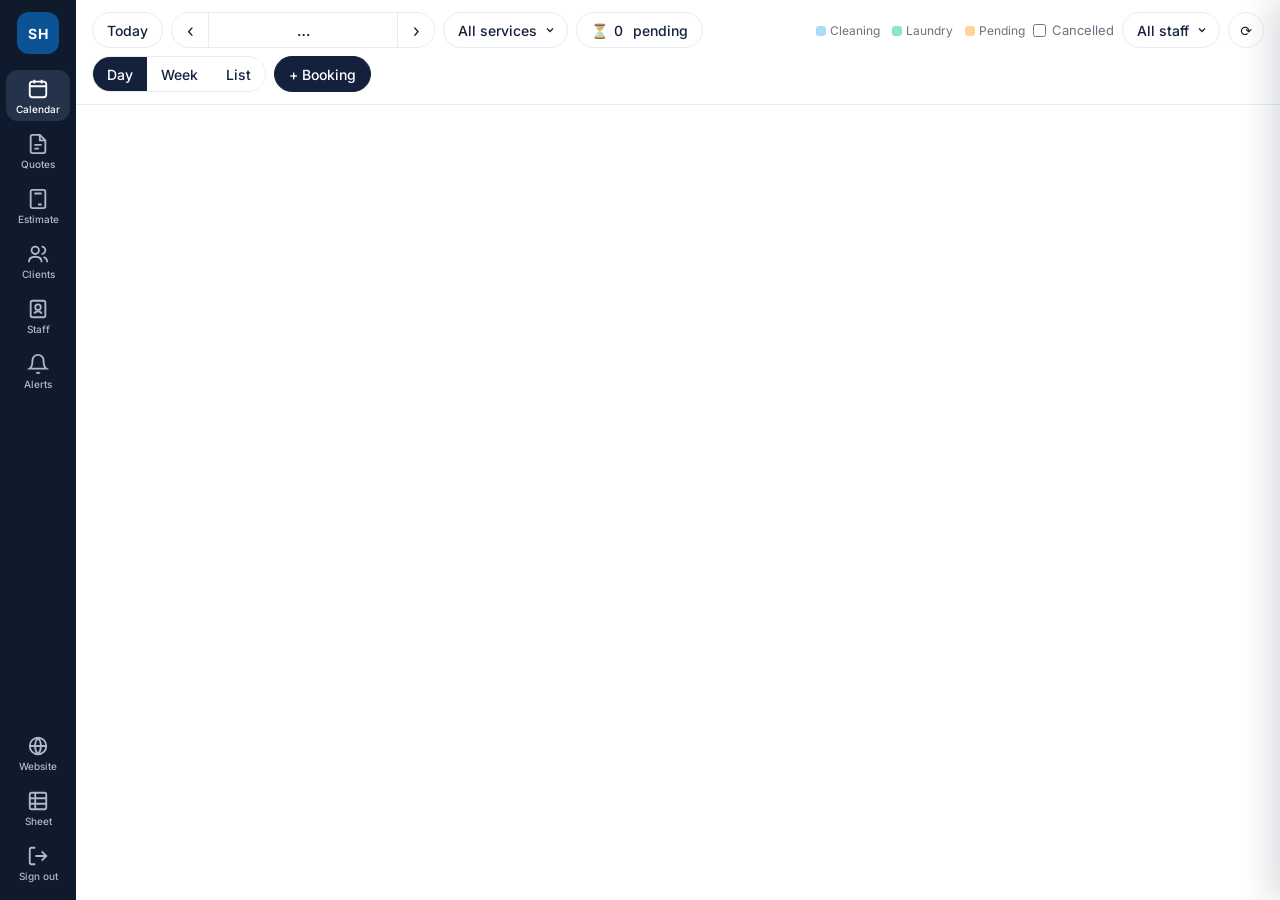
<file: _apps-script/Admin.html>
<!DOCTYPE html>
<html>
<head>
<base target="_top">
<meta charset="utf-8">
<link rel="preconnect" href="https://fonts.googleapis.com">
<link href="https://fonts.googleapis.com/css2?family=Inter:wght@400;500;600;700&display=swap" rel="stylesheet">
<style>
:root{
  --ink:#14213d; --muted:#6b7280; --line:#e8ebf0; --line2:#f2f4f7; --bg:#f6f7fb; --panel:#fff;
  --brand:#0b5394; --rail:#0f1b2d;
  --clean:#a9dcf7; --clean-ink:#0b4a75;
  --laundry:#8ee3cb; --laundry-ink:#0b5a47;
  --pending:#ffd39a; --pending-ink:#7a4a00;
  --done:#e5e7eb; --cancel:#fde2e2;
  --hour:64px;
}
*{box-sizing:border-box}
[hidden]{display:none !important}
html,body{margin:0;height:100%;font-family:Inter,system-ui,-apple-system,"Segoe UI",Roboto,Arial,sans-serif;color:var(--ink);background:var(--bg);font-size:14px}
button,input,select,textarea{font:inherit}
.app{display:flex;height:100vh}
.muted{color:var(--muted);font-size:12px}

/* ---- left rail ---- */
.rail{width:76px;flex:none;background:var(--rail);display:flex;flex-direction:column;align-items:center;padding:12px 0;gap:4px}
.logo{width:42px;height:42px;border-radius:12px;background:var(--brand);color:#fff;font-weight:700;display:grid;place-items:center;margin-bottom:12px;letter-spacing:.5px}
.rail .nav{width:64px;padding:8px 0 6px;border-radius:12px;border:0;background:transparent;color:#aeb8cc;display:flex;flex-direction:column;align-items:center;gap:3px;cursor:pointer;position:relative;text-decoration:none;font-size:10px;font-weight:500}
.rail .nav:hover{background:#1b2a42;color:#fff}
.rail .nav.active{background:#24324a;color:#fff}
.rail svg,.bnav svg{width:22px;height:22px}
.rail .grow{flex:1}
.badge{position:absolute;top:2px;right:10px;background:#ef4444;color:#fff;font-size:10px;font-weight:700;border-radius:9px;min-width:17px;height:17px;padding:0 4px;display:grid;place-items:center}

/* ---- views ---- */
.main{flex:1;display:flex;flex-direction:column;min-width:0}
.view{flex:1;display:flex;flex-direction:column;min-height:0}
.top,.vhead{display:flex;align-items:center;gap:8px;flex-wrap:wrap;padding:12px 16px;background:var(--panel);border-bottom:1px solid var(--line)}
.vhead h1{font-size:20px;margin:0 8px 0 4px}
.vbody{flex:1;overflow:auto;padding:16px 20px 90px}
.btn{height:36px;padding:0 14px;border-radius:18px;border:1px solid var(--line);background:#fff;color:var(--ink);font-weight:500;cursor:pointer;display:inline-flex;align-items:center;gap:6px;white-space:nowrap;text-decoration:none}
.btn:hover{background:#f3f5f9}
.btn.dark{background:var(--ink);color:#fff;border-color:var(--ink)}
.btn.dark:hover{background:#22325a}
.btn.primary{background:var(--brand);color:#fff;border-color:var(--brand)}
.btn.wa{background:#25D366;color:#fff;border-color:#25D366}
.btn.icon{width:36px;padding:0;justify-content:center}
.btn.sm{height:30px;padding:0 10px;font-size:13px}
.btn[disabled]{opacity:.55;cursor:not-allowed}
.search{height:36px;border:1px solid var(--line);border-radius:18px;padding:0 14px;min-width:220px;background:#fff}
.datenav{display:inline-flex;border:1px solid var(--line);border-radius:18px;overflow:hidden;height:36px;background:#fff}
.datenav button{border:0;background:#fff;width:36px;cursor:pointer;font-size:18px;color:var(--ink)}
.datenav button:hover{background:#f3f5f9}
.datenav .label{padding:0 14px;display:flex;align-items:center;font-weight:600;border-left:1px solid var(--line);border-right:1px solid var(--line);min-width:190px;justify-content:center;position:relative;cursor:pointer}
.datenav input[type=date]{position:absolute;inset:0;opacity:0;cursor:pointer;width:100%}
select.btn{appearance:none;-webkit-appearance:none;padding-right:30px;background:#fff url("data:image/svg+xml,%3Csvg xmlns='http://www.w3.org/2000/svg' width='12' height='12' viewBox='0 0 24 24' fill='none' stroke='%2314213d' stroke-width='2.5'%3E%3Cpath d='M6 9l6 6 6-6'/%3E%3C/svg%3E") no-repeat right 11px center}
.seg{display:inline-flex;border:1px solid var(--line);border-radius:18px;overflow:hidden;height:36px;background:#fff}
.seg button{border:0;background:#fff;padding:0 14px;font-weight:500;cursor:pointer;color:var(--ink)}
.seg button.on{background:var(--ink);color:#fff}
.spacer{flex:1}
.legend{display:flex;gap:12px;color:var(--muted);font-size:12px;align-items:center}
.dot{width:10px;height:10px;border-radius:3px;display:inline-block;margin-right:4px;vertical-align:-1px}
.chk{display:inline-flex;gap:6px;align-items:center;font-size:13px;color:var(--muted);cursor:pointer}

/* ---- calendar board ---- */
.board{flex:1;overflow:auto;position:relative;background:#fff}
.grid{display:grid;min-width:100%;position:relative}
.corner{position:sticky;left:0;top:0;z-index:7;background:#fff;border-bottom:1px solid var(--line);border-right:1px solid var(--line)}
.colhead{position:sticky;top:0;z-index:5;background:#fff;border-bottom:1px solid var(--line);padding:12px 6px 10px;text-align:center;box-shadow:0 2px 6px rgba(15,27,45,.04)}
.avatar{width:48px;height:48px;border-radius:50%;margin:0 auto 6px;display:grid;place-items:center;font-weight:700;color:#fff;font-size:16px;box-shadow:0 0 0 3px #fff,0 0 0 5px var(--ring,#cbd5e1)}
.avatar.empty{background:#f8fafc;color:#94a3b8;border:2px dashed #cbd5e1;box-shadow:none}
.colhead .nm{font-weight:600;font-size:13px;white-space:nowrap;overflow:hidden;text-overflow:ellipsis}
.colhead .sub{font-size:11px;color:var(--muted);margin-top:2px}
.dayhead span{display:block;font-size:11px;color:var(--muted);text-transform:uppercase;letter-spacing:.06em}
.dayhead b{display:inline-grid;place-items:center;font-size:20px;width:36px;height:36px;margin-top:2px}
.dayhead.today b{background:var(--brand);color:#fff;border-radius:50%}
.gutter{position:sticky;left:0;z-index:4;background:#fff;border-right:1px solid var(--line)}
.hr{height:var(--hour);font-size:10px;color:var(--muted);text-align:right;padding:4px 8px 0 0;line-height:1.1}
.hr b{display:block;font-size:12px;color:var(--ink);font-weight:600}
.col{position:relative;border-right:1px solid var(--line);cursor:copy;
  background-image:linear-gradient(to bottom,var(--line) 1px,transparent 1px),linear-gradient(to bottom,var(--line2) 1px,transparent 1px);
  background-size:100% var(--hour),100% calc(var(--hour)/2)}
.col.drop{background-color:#eef6ff}
.col.offday{background-color:#fcfcfd}
.card{position:absolute;border-radius:8px;padding:6px 8px;overflow:hidden;cursor:pointer;font-size:12px;line-height:1.3;transition:box-shadow .15s;border-left:4px solid rgba(0,0,0,.12)}
.card:hover{box-shadow:0 6px 16px rgba(15,27,45,.18);z-index:3}
.card.dragging{opacity:.4}
.card .t{font-size:11px;opacity:.85;white-space:nowrap}
.card .n{font-weight:700;font-size:13px;white-space:nowrap;overflow:hidden;text-overflow:ellipsis}
.card .s{opacity:.85;white-space:nowrap;overflow:hidden;text-overflow:ellipsis}
.card.Cleaning{background:var(--clean);color:var(--clean-ink)}
.card.Laundry{background:var(--laundry);color:var(--laundry-ink)}
.card.Pending{background:var(--pending);color:var(--pending-ink);background-image:repeating-linear-gradient(135deg,rgba(255,255,255,.35) 0 8px,transparent 8px 16px)}
.card.Completed{background:var(--done);color:#4b5563}
.card.Cancelled{background:var(--cancel);color:#991b1b;opacity:.85}
.card.Cancelled .n{text-decoration:line-through}
.nowline{position:absolute;left:0;right:0;height:2px;background:#ef4444;z-index:2;pointer-events:none}
.nowline:before{content:"";position:absolute;left:-5px;top:-4px;width:10px;height:10px;border-radius:50%;background:#ef4444}
.loading{position:sticky;top:0;left:0;height:3px;margin-bottom:-3px;z-index:9;display:none;
  background:linear-gradient(90deg,transparent,var(--brand),transparent);background-size:40% 100%;background-repeat:no-repeat;animation:ld 1s linear infinite}
.loading.on{display:block}
@keyframes ld{from{background-position:-40% 0}to{background-position:140% 0}}

/* ---- pills & tags ---- */
.pill{display:inline-block;font-size:10px;font-weight:700;letter-spacing:.03em;padding:2px 8px;border-radius:9px;background:rgba(255,255,255,.75);margin-left:4px;vertical-align:1px;white-space:nowrap}
.st-Pending,.st-Sent{background:#ffedd5;color:#9a3412}
.st-Confirmed,.st-Accepted{background:#dcfce7;color:#166534}
.st-Completed,.st-Booked{background:#e0e7ff;color:#3730a3}
.st-Cancelled,.st-Declined{background:#fee2e2;color:#991b1b}
.st-Draft{background:#f1f5f9;color:#475569}
.tag{display:inline-block;font-size:11px;font-weight:600;padding:2px 8px;border-radius:8px;background:#f1f5f9;color:#334155;white-space:nowrap}
.tag.Cleaning{background:#e0f2fe;color:#075985}
.tag.Laundry{background:#d1fae5;color:#065f46}

/* ---- tables (quotes, clients) ---- */
.table{background:#fff;border:1px solid var(--line);border-radius:12px;overflow:hidden}
.trow{display:grid;grid-template-columns:var(--cols);gap:12px;align-items:center;padding:12px 16px;border-bottom:1px solid var(--line2);cursor:pointer}
.trow:last-child{border-bottom:0}
.trow:hover{background:#f8fafc}
.thead{font-size:11px;font-weight:700;color:var(--muted);text-transform:uppercase;letter-spacing:.05em;background:#fafbfc;cursor:default}
.thead:hover{background:#fafbfc}
.who{display:flex;gap:10px;align-items:center;min-width:0}
.who b{display:block;white-space:nowrap;overflow:hidden;text-overflow:ellipsis}
.who > div{min-width:0}
.av{width:38px;height:38px;border-radius:50%;display:grid;place-items:center;color:#fff;font-weight:700;flex:none;font-size:14px}
.r{text-align:right}
.money{font-weight:700;font-variant-numeric:tabular-nums}
.empty-note{color:var(--muted);padding:24px;text-align:center;background:#fff;border:1px dashed var(--line);border-radius:12px}
.chips{display:flex;gap:10px;flex-wrap:wrap;margin-bottom:14px}
.chipstat{background:#fff;border:1px solid var(--line);border-radius:12px;padding:10px 14px;min-width:140px}
.chipstat b{display:block;font-size:18px}

/* ---- team picker, time presets, agenda list ---- */
.team{display:flex;flex-wrap:wrap;gap:6px}
.f .team label,.team label{display:inline-flex;align-items:center;gap:6px;padding:6px 12px 6px 6px;border:1px solid var(--line);border-radius:20px;cursor:pointer;font-size:13px;font-weight:500;background:#fff;user-select:none;text-transform:none;letter-spacing:0;color:var(--ink)}
.team label .muted{font-size:11px}
.team label.on .muted{color:#cbd5e1}
.team label .av{width:24px;height:24px;font-size:10px}
.team label input{position:absolute;opacity:0;pointer-events:none}
.f .team label.on,.team label.on{background:var(--ink);color:#fff;border-color:var(--ink)}
.team .none{color:var(--muted);font-size:12px;align-self:center}
.presets{display:flex;gap:6px;flex-wrap:wrap;grid-column:1/-1;margin-top:-2px}
.presets button{height:30px;padding:0 12px;border-radius:15px;border:1px solid var(--line);background:#fff;font-size:12px;font-weight:500;cursor:pointer;color:var(--ink)}
.presets button.on{background:#e0f2fe;border-color:#7dd3fc;color:#075985}
.crew{display:flex;flex-direction:column;gap:6px;margin-bottom:12px}
.crew .row{display:flex;align-items:center;gap:8px;padding:8px 10px;border:1px solid var(--line);border-radius:10px}
.crew .row b{flex:1;min-width:0;white-space:nowrap;overflow:hidden;text-overflow:ellipsis}
.crew .row a{text-decoration:none}
.agenda{max-width:820px;margin:0 auto;padding:12px 14px 100px}
.agenda h3{font-size:12px;text-transform:uppercase;letter-spacing:.06em;color:var(--muted);margin:16px 0 8px;display:flex;align-items:center;gap:8px}
.agenda h3.today{color:var(--brand)}
.agenda h3 .n{font-weight:500;text-transform:none;letter-spacing:0}
.aitem{display:flex;gap:10px;align-items:stretch;background:#fff;border:1px solid var(--line);border-radius:12px;margin-bottom:8px;cursor:pointer;overflow:hidden}
.aitem:active{background:#f8fafc}
.aitem .bar{width:6px;flex:none}
.aitem .bar.Cleaning{background:var(--clean)} .aitem .bar.Laundry{background:var(--laundry)}
.aitem .bar.Pending{background:var(--pending)} .aitem .bar.Completed{background:var(--done)} .aitem .bar.Cancelled{background:#fca5a5}
.aitem .tm{flex:none;width:58px;padding:10px 0;font-weight:700;font-size:13px;font-variant-numeric:tabular-nums}
.aitem .tm small{display:block;font-weight:400;color:var(--muted);font-size:11px}
.aitem .bd{flex:1;min-width:0;padding:10px 10px 10px 0}
.aitem .bd b{display:block;white-space:nowrap;overflow:hidden;text-overflow:ellipsis}
.aitem .bd .m{font-size:12px;color:var(--muted);margin-top:2px}
.aitem .who2{display:flex;flex-wrap:wrap;gap:4px;margin-top:6px}
.chipname{display:inline-flex;align-items:center;gap:4px;font-size:11px;font-weight:600;padding:2px 8px 2px 3px;border-radius:10px;background:#f1f5f9;color:#334155}
.chipname i{width:14px;height:14px;border-radius:50%;display:inline-block}
.agenda .empty{color:var(--muted);font-size:13px;padding:6px 2px 4px}
.board.listmode{background:var(--bg)}
.board.listmode .grid{display:none}
#agenda{display:none}
.board.listmode #agenda{display:block}
.staffsel{max-width:200px}

/* ---- staff cards ---- */
.cards{display:grid;grid-template-columns:repeat(auto-fill,minmax(270px,1fr));gap:14px}
.scard{background:#fff;border:1px solid var(--line);border-radius:14px;padding:16px;display:flex;flex-direction:column;gap:12px}
.scard.off{opacity:.6}
.scard .top2{display:flex;gap:12px;align-items:center}
.scard .av{width:48px;height:48px;font-size:16px;box-shadow:0 0 0 3px #fff,0 0 0 5px var(--ring,#cbd5e1)}
.stats{display:flex;gap:8px}
.stat{flex:1;background:#f8fafc;border-radius:10px;padding:8px 6px;text-align:center;font-size:11px;color:var(--muted)}
.stat b{display:block;font-size:18px;color:var(--ink)}
.scard .acts{display:flex;gap:6px;flex-wrap:wrap}

/* ---- notifications ---- */
.ngroup{max-width:760px;margin:0 auto}
.ngroup h3{font-size:12px;text-transform:uppercase;letter-spacing:.06em;color:var(--muted);margin:18px 0 8px}
.nitem{display:flex;gap:12px;align-items:flex-start;padding:12px 14px;background:#fff;border:1px solid var(--line);border-radius:12px;margin-bottom:8px;cursor:pointer;position:relative}
.nitem:hover{background:#f8fafc}
.nitem.unread{background:#f0f7ff;border-color:#cfe3ff}
.nitem.unread:after{content:"";position:absolute;right:14px;top:16px;width:8px;height:8px;border-radius:50%;background:var(--brand)}
.nicon{width:36px;height:36px;border-radius:50%;display:grid;place-items:center;flex:none;font-size:16px}
.nitem .msg{font-size:13px;line-height:1.4;padding-right:16px}
.nitem .when{font-size:11px;color:var(--muted);margin-top:3px}

/* ---- drawer ---- */
.scrim{position:fixed;inset:0;background:rgba(15,27,45,.35);opacity:0;pointer-events:none;transition:opacity .2s;z-index:20}
.scrim.open{opacity:1;pointer-events:auto}
.drawer{position:fixed;top:0;right:0;bottom:0;width:440px;max-width:100%;background:#fff;z-index:21;transform:translateX(100%);transition:transform .25s ease;display:flex;flex-direction:column;box-shadow:-10px 0 30px rgba(15,27,45,.15)}
.drawer.wide{width:620px}
.drawer.open{transform:none}
.dh{padding:16px 20px;border-bottom:1px solid var(--line);display:flex;align-items:center;gap:10px}
.dh h2{margin:0;font-size:18px;flex:1;min-width:0}
.db{padding:16px 20px;overflow:auto;flex:1}
.df{padding:12px 20px;border-top:1px solid var(--line);display:flex;gap:8px;flex-wrap:wrap;align-items:center}
.quick{display:flex;gap:8px;margin-bottom:14px;flex-wrap:wrap}
.quick a{flex:1;min-width:90px;text-align:center;text-decoration:none;color:var(--ink);border:1px solid var(--line);border-radius:10px;padding:9px;font-weight:500;font-size:13px}
.quick a:hover{background:#f8fafc}
.fg{display:grid;grid-template-columns:1fr 1fr;gap:10px 12px}
.f{display:flex;flex-direction:column;gap:4px;min-width:0}
.f.full{grid-column:1/-1}
.f label,.lbl{font-size:11px;font-weight:600;color:var(--muted);text-transform:uppercase;letter-spacing:.04em}
.f input,.f select,.f textarea,.qline input,.qline select{padding:8px 10px;border:1px solid var(--line);border-radius:8px;background:#fff;color:var(--ink);width:100%}
.f input:focus,.f select:focus,.f textarea:focus,.qline input:focus{outline:2px solid #bfdbfe;border-color:#93c5fd}
.f textarea{min-height:64px;resize:vertical}
.f input[type=color]{height:40px;padding:3px}
.f label.chk{text-transform:none;letter-spacing:0;font-size:13px;font-weight:500;color:var(--ink);min-height:38px}
.f .chk input,.chk input{width:auto !important;margin:0}

/* ---- login ---- */
.login{position:fixed;inset:0;z-index:40;display:grid;place-items:center;padding:20px;
  background:radial-gradient(circle at 20% 10%,#1d4f8a 0,transparent 45%),radial-gradient(circle at 90% 90%,#0e7490 0,transparent 40%),var(--rail)}
.login .box{width:100%;max-width:380px;background:#fff;border-radius:18px;padding:28px 26px;box-shadow:0 20px 60px rgba(0,0,0,.35)}
.login .logo{margin:0 0 14px}
.login h1{font-size:22px;margin:0 0 4px}
.login p{margin:0 0 18px;color:var(--muted)}
.login .f{margin-bottom:12px}
.login .err{color:#b91c1c;font-size:13px;min-height:18px;margin:4px 0 8px}
.login .btn{width:100%;justify-content:center;height:44px;border-radius:12px;font-size:15px}
.login .foot{font-size:12px;color:var(--muted);margin-top:14px;text-align:center}
.users .trow{cursor:default}
.swatches{display:flex;gap:6px;flex-wrap:wrap;margin-top:6px}
.swatches button{width:26px;height:26px;border-radius:50%;border:2px solid #fff;box-shadow:0 0 0 1px var(--line);cursor:pointer}
.req{background:#fff8eb;border:1px solid #ffe2b3;color:#7a4a00;border-radius:8px;padding:9px 11px;font-size:12px;margin-bottom:4px}
.est{display:grid;grid-template-columns:minmax(0,1fr) 340px;gap:20px;align-items:start;max-width:1000px}
.est-box{background:#fff;border:1px solid var(--line);border-radius:14px;padding:4px 18px 18px}
.est-chips{display:flex;flex-wrap:wrap;gap:8px}
.est-chip{height:38px;padding:0 14px;border-radius:19px;border:1px solid var(--line);background:#fff;color:var(--ink);font-weight:500;cursor:pointer;font-size:14px}
.est-chip.on{background:var(--ink);color:#fff;border-color:var(--ink)}
.est-row{display:flex;align-items:center;justify-content:space-between;gap:10px;padding:8px 0;border-bottom:1px solid var(--line2)}
.est-row:last-child{border-bottom:0}
.est-lbl{font-weight:600;font-size:14px;text-transform:none;letter-spacing:0;color:var(--ink)}
.est-lbl small{display:block;color:var(--muted);font-weight:400;font-size:12px}
.step{display:inline-flex;align-items:center;border:1px solid var(--line);border-radius:19px;overflow:hidden;height:38px}
.step button{width:40px;height:100%;border:0;background:#fff;font-size:20px;cursor:pointer;color:var(--ink)}
.step button:active{background:var(--line2)}
.step span{min-width:34px;text-align:center;font-weight:700;font-size:16px}
.est-sum{position:sticky;top:0;background:var(--ink);color:#fff;border-radius:14px;padding:18px}
.est-sum .big{font-size:38px;font-weight:700;letter-spacing:-.5px;margin:2px 0 4px}
.est-sum .svc{opacity:.8;font-size:13px}
.est-sum ul{list-style:none;padding:0;margin:14px 0;font-size:13px;border-top:1px solid rgba(255,255,255,.18)}
.est-sum li{display:flex;justify-content:space-between;gap:10px;padding:6px 0;border-bottom:1px solid rgba(255,255,255,.1)}
.est-sum li.disc{color:#86efac}
.est-sum .acts{display:grid;grid-template-columns:1fr 1fr;gap:8px}
.est-sum .acts .btn{justify-content:center;width:100%}
.est-sum .acts .full{grid-column:1/-1}
.est-sum .btn.ghost{background:transparent;color:#fff;border-color:rgba(255,255,255,.35)}
.tgl{display:inline-flex;align-items:center;gap:8px;cursor:pointer;font-weight:500}
.tgl input{width:18px;height:18px}
@media (max-width:900px){
  .est{grid-template-columns:1fr;gap:12px}
  .est-sum{position:sticky;top:auto;bottom:-80px;padding:10px 12px;box-shadow:0 -6px 20px rgba(0,0,0,.15)}
  .est-sum .big{font-size:26px;margin:0 0 8px}
  .est-sum .acts{grid-template-columns:1.5fr 1fr 1fr;gap:6px}
  .est-sum .acts .full{grid-column:auto}
  .est-sum .acts .btn{padding:0 8px;font-size:13px}
  .est-sum ul,.est-sum .was{display:none}
}
.info{background:#eff6ff;border:1px solid #dbeafe;color:#1e40af;border-radius:8px;padding:9px 11px;font-size:12px}
.sec{font-size:11px;font-weight:700;color:var(--muted);margin:18px 0 8px;text-transform:uppercase;letter-spacing:.06em}
.list .item{padding:12px;border:1px solid var(--line);border-radius:10px;margin-bottom:8px;cursor:pointer}
.list .item:hover{background:#f8fafc}
.list .meta{font-size:12px;color:var(--muted);margin-top:4px}
.minigrid{display:grid;grid-template-columns:repeat(4,1fr);gap:8px;margin-bottom:6px}

/* ---- quote builder ---- */
.qadd{display:flex;gap:8px;margin-bottom:10px;flex-wrap:wrap}
.qadd select{flex:1;min-width:200px;padding:8px 10px;border:1px solid var(--line);border-radius:8px;background:#fff}
.qline{display:grid;grid-template-columns:1fr 68px 54px 88px 84px 30px;gap:6px;align-items:center;margin-bottom:6px}
.qline .unit{font-size:12px;color:var(--muted)}
.qline .lt{text-align:right;font-weight:600;font-variant-numeric:tabular-nums}
.qline .x{border:0;background:#fef2f2;color:#b91c1c;border-radius:8px;height:34px;cursor:pointer}
.qhead{font-size:10px;font-weight:700;color:var(--muted);text-transform:uppercase;letter-spacing:.05em;margin-bottom:4px}
.qtot{background:#f8fafc;border:1px solid var(--line);border-radius:12px;padding:12px 14px;margin-top:12px}
.qtot .row{display:flex;justify-content:space-between;padding:3px 0;font-variant-numeric:tabular-nums}
.qtot .big{font-size:20px;font-weight:700;border-top:1px solid var(--line);margin-top:6px;padding-top:8px}

.toast{position:fixed;left:50%;bottom:24px;transform:translateX(-50%) translateY(20px);background:var(--ink);color:#fff;padding:10px 16px;border-radius:10px;opacity:0;transition:.25s;z-index:30;font-weight:500;pointer-events:none;max-width:90vw}
.toast.show{opacity:1;transform:translateX(-50%)}
.fab{display:none;position:fixed;right:18px;bottom:18px;width:56px;height:56px;border-radius:50%;background:var(--ink);color:#fff;border:0;font-size:28px;place-items:center;box-shadow:0 8px 20px rgba(0,0,0,.25);z-index:10;cursor:pointer}
.bnav{display:none;position:fixed;left:0;right:0;bottom:0;height:62px;background:#fff;border-top:1px solid var(--line);z-index:15}
.bnav button{flex:1;border:0;background:none;display:flex;flex-direction:column;align-items:center;justify-content:center;gap:2px;font-size:10px;color:var(--muted);position:relative;cursor:pointer}
.bnav button.active{color:var(--brand);font-weight:600}
.bnav .badge{right:calc(50% - 22px);top:6px}

#printArea{display:none}
@media print{
  body.printing > *:not(#printArea){display:none !important}
  body.printing #printArea{display:block}
  body{background:#fff}
}

@media (max-width:760px){
  :root{--hour:56px}
  .rail{display:none}
  .bnav{display:flex}
  .app{height:calc(100vh - 62px)}
  .top,.vhead{padding:10px;gap:6px}
  .vhead h1{font-size:18px}
  .vbody{padding:12px 12px 90px}
  .search{min-width:0;flex:1}
  .legend,.hide-sm{display:none !important}
  .datenav .label{min-width:0;flex:1;padding:0 8px;font-size:13px}
  .datenav{order:10;flex-basis:100%}
  .fg{grid-template-columns:1fr}
  .drawer,.drawer.wide{width:100%}
  .fab{display:grid;bottom:76px}
  .trow{grid-template-columns:1fr auto !important}
  .trow > .c-hide{display:none}
  .thead{display:none}
  .qline{grid-template-columns:1fr 60px 80px 30px}
  .qline .unit,.qline .lt{display:none}
  .minigrid{grid-template-columns:repeat(2,1fr)}
  #mLogout{display:inline-flex !important}
  /* calendar on phones */
  #view-calendar .top{display:grid;grid-template-columns:auto 1fr auto auto;gap:6px}
  #view-calendar .top .spacer,#view-calendar .top .legend{display:none}
  #view-calendar .datenav{grid-column:1/-1;order:0}
  #btnToday{order:1} #btnPending{order:2;justify-self:start} #btnRefresh{order:3} #viewSeg{order:4}
  .staffsel{order:5;grid-column:1/-1;max-width:none;width:100%}
  .seg button{padding:0 10px}
  .board{-webkit-overflow-scrolling:touch;scroll-snap-type:x proximity;scroll-padding-left:44px}
  .col{scroll-snap-align:start}
  .colhead{padding:8px 4px 6px}
  .avatar{width:32px;height:32px;font-size:12px;margin-bottom:4px;box-shadow:0 0 0 2px #fff,0 0 0 4px var(--ring,#cbd5e1)}
  .hr{padding-right:4px;font-size:9px}
  .hr b{font-size:11px}
  .card{padding:4px 6px;font-size:11px}
  .card .n{font-size:12px}
  .dayhead b{font-size:16px;width:30px;height:30px}
  .df .btn{flex:1 1 auto;justify-content:center}
  .df .spacer{display:none}
}
</style>
</head>
<body>
<div class="app">
  <nav class="rail">
    <div class="logo">SH</div>
    <button class="nav active" data-tab="calendar"><svg viewBox="0 0 24 24" fill="none" stroke="currentColor" stroke-width="2"><rect x="3" y="4" width="18" height="17" rx="3"/><path d="M3 9h18M8 2v4M16 2v4"/></svg>Calendar</button>
    <button class="nav" data-tab="quotes"><svg viewBox="0 0 24 24" fill="none" stroke="currentColor" stroke-width="2"><path d="M14 2H6a2 2 0 0 0-2 2v16a2 2 0 0 0 2 2h12a2 2 0 0 0 2-2V8z"/><path d="M14 2v6h6M8 13h8M8 17h5"/></svg>Quotes</button>
    <button class="nav" data-tab="estimate"><svg viewBox="0 0 24 24" fill="none" stroke="currentColor" stroke-width="2"><rect x="4" y="2" width="16" height="20" rx="2"/><path d="M8 6h8M8 11h.01M12 11h.01M16 11h.01M8 15h.01M12 15h.01M16 15h.01M8 18h.01M12 18h4"/></svg>Estimate</button>
    <button class="nav" data-tab="clients"><svg viewBox="0 0 24 24" fill="none" stroke="currentColor" stroke-width="2"><circle cx="9" cy="8" r="4"/><path d="M2 21c0-4 3-6 7-6s7 2 7 6"/><path d="M16 4a4 4 0 0 1 0 8M22 21c0-3-2-5-4-5.5"/></svg>Clients</button>
    <button class="nav" data-tab="staff"><svg viewBox="0 0 24 24" fill="none" stroke="currentColor" stroke-width="2"><rect x="4" y="3" width="16" height="18" rx="2"/><circle cx="12" cy="10" r="3"/><path d="M8 17c.7-1.8 2.2-2.5 4-2.5s3.3.7 4 2.5"/></svg>Staff</button>
    <button class="nav" data-tab="notifs"><svg viewBox="0 0 24 24" fill="none" stroke="currentColor" stroke-width="2"><path d="M18 8a6 6 0 0 0-12 0c0 7-3 9-3 9h18s-3-2-3-9"/><path d="M13.7 21a2 2 0 0 1-3.4 0"/></svg>Alerts<span class="badge js-unread" hidden>0</span></button>
    <div class="grow"></div>
    <a class="nav" id="navSite" target="_blank" rel="noopener"><svg viewBox="0 0 24 24" fill="none" stroke="currentColor" stroke-width="2"><circle cx="12" cy="12" r="9"/><path d="M3 12h18M12 3a14 14 0 0 1 0 18M12 3a14 14 0 0 0 0 18"/></svg>Website</a>
    <a class="nav" id="navSheet" target="_blank" rel="noopener"><svg viewBox="0 0 24 24" fill="none" stroke="currentColor" stroke-width="2"><rect x="3" y="3" width="18" height="18" rx="2"/><path d="M3 9h18M3 15h18M9 3v18"/></svg>Sheet</a>
    <button class="nav js-logout" title="Sign out"><svg viewBox="0 0 24 24" fill="none" stroke="currentColor" stroke-width="2"><path d="M9 21H5a2 2 0 0 1-2-2V5a2 2 0 0 1 2-2h4M16 17l5-5-5-5M21 12H9"/></svg><span class="js-me">Sign out</span></button>
  </nav>

  <div class="main">
    <!-- ================= CALENDAR ================= -->
    <section class="view" id="view-calendar">
      <div class="top">
        <button class="btn" id="btnToday">Today</button>
        <div class="datenav">
          <button id="prev" aria-label="Previous">‹</button>
          <div class="label"><span id="dateLabel">…</span><input type="date" id="datePick" aria-label="Pick a date"></div>
          <button id="next" aria-label="Next">›</button>
        </div>
        <select class="btn hide-sm" id="fService">
          <option value="">All services</option><option value="Cleaning">Cleaning</option><option value="Laundry">Laundry</option>
        </select>
        <button class="btn" id="btnPending">⏳ <span id="pendCount">0</span><span class="hide-sm">&nbsp;pending</span></button>
        <div class="spacer"></div>
        <div class="legend">
          <span><i class="dot" style="background:var(--clean)"></i>Cleaning</span>
          <span><i class="dot" style="background:var(--laundry)"></i>Laundry</span>
          <span><i class="dot" style="background:var(--pending)"></i>Pending</span>
        </div>
        <label class="chk hide-sm"><input type="checkbox" id="showCancelled"> Cancelled</label>
        <select class="btn staffsel" id="fStaffSel" aria-label="Show staff"><option value="">All staff</option></select>
        <button class="btn icon" id="btnRefresh" title="Refresh">⟳</button>
        <div class="seg" id="viewSeg"><button data-v="day" class="on">Day</button><button data-v="week">Week</button><button data-v="list">List</button></div>
        <button class="btn dark hide-sm" id="btnAdd">+ Booking</button>
      </div>
      <div class="board" id="board"><div class="loading" id="loading"></div><div class="grid" id="grid"></div><div id="agenda"></div></div>
    </section>

    <!-- ================= QUOTES ================= -->
    <section class="view" id="view-quotes" hidden>
      <div class="vhead">
        <h1>Quotes</h1>
        <input class="search" id="qSearch" placeholder="Search name, phone or quote no.">
        <select class="btn" id="qStatus"><option value="">All</option><option>Draft</option><option>Sent</option><option>Accepted</option><option>Declined</option><option>Booked</option></select>
        <div class="spacer"></div>
        <button class="btn dark hide-sm" id="btnNewQuote">+ New quote</button>
      </div>
      <div class="vbody"><div class="chips" id="qChips"></div><div id="qList"></div></div>
    </section>

    <!-- ================= CLEANING ESTIMATE ================= -->
    <section class="view" id="view-estimate" hidden>
      <div class="vhead">
        <h1>Cleaning estimate</h1>
        <span class="muted hide-sm">Quick price — no customer details needed</span>
        <div class="spacer"></div>
        <button class="btn sm" id="eReset">Reset</button>
      </div>
      <div class="vbody"><div class="est" id="estWrap"></div></div>
    </section>

    <!-- ================= CLIENTS ================= -->
    <section class="view" id="view-clients" hidden>
      <div class="vhead">
        <h1>Clients</h1>
        <input class="search" id="cSearch" placeholder="Search name, phone, email or suburb">
        <span class="muted" id="cCount"></span>
      </div>
      <div class="vbody"><div id="cList"></div></div>
    </section>

    <!-- ================= STAFF ================= -->
    <section class="view" id="view-staff" hidden>
      <div class="vhead">
        <h1>Staff</h1>
        <label class="chk"><input type="checkbox" id="showInactive"> Show inactive</label>
        <div class="spacer"></div>
        <button class="btn sm js-logout" style="display:none" id="mLogout">Sign out</button>
        <button class="btn dark hide-sm" id="btnAddStaff">+ Add staff</button>
      </div>
      <div class="vbody">
        <div id="sList" class="cards"></div>
        <div style="display:flex;align-items:center;gap:8px;margin:26px 0 10px">
          <h2 style="font-size:16px;margin:0">Admin logins</h2>
          <span class="muted">People who can sign in to this app</span>
          <div class="spacer"></div>
          <button class="btn sm" id="btnAddUser">+ Add login</button>
        </div>
        <div id="uList" class="users"></div>
      </div>
    </section>

    <!-- ================= NOTIFICATIONS ================= -->
    <section class="view" id="view-notifs" hidden>
      <div class="vhead">
        <h1>Notifications</h1>
        <div class="spacer"></div>
        <button class="btn" id="btnNotifRefresh">⟳ Refresh</button>
      </div>
      <div class="vbody"><div id="nList"></div></div>
    </section>
  </div>
</div>

<nav class="bnav">
  <button data-tab="calendar" class="active"><svg viewBox="0 0 24 24" fill="none" stroke="currentColor" stroke-width="2"><rect x="3" y="4" width="18" height="17" rx="3"/><path d="M3 9h18M8 2v4M16 2v4"/></svg>Calendar</button>
  <button data-tab="quotes"><svg viewBox="0 0 24 24" fill="none" stroke="currentColor" stroke-width="2"><path d="M14 2H6a2 2 0 0 0-2 2v16a2 2 0 0 0 2 2h12a2 2 0 0 0 2-2V8z"/><path d="M14 2v6h6M8 13h8M8 17h5"/></svg>Quotes</button>
  <button data-tab="estimate"><svg viewBox="0 0 24 24" fill="none" stroke="currentColor" stroke-width="2"><rect x="4" y="2" width="16" height="20" rx="2"/><path d="M8 6h8M8 11h.01M12 11h.01M16 11h.01M8 15h.01M12 15h.01M16 15h.01M8 18h.01M12 18h4"/></svg>Estimate</button>
  <button data-tab="clients"><svg viewBox="0 0 24 24" fill="none" stroke="currentColor" stroke-width="2"><circle cx="9" cy="8" r="4"/><path d="M2 21c0-4 3-6 7-6s7 2 7 6"/></svg>Clients</button>
  <button data-tab="staff"><svg viewBox="0 0 24 24" fill="none" stroke="currentColor" stroke-width="2"><rect x="4" y="3" width="16" height="18" rx="2"/><circle cx="12" cy="10" r="3"/></svg>Staff</button>
  <button data-tab="notifs"><svg viewBox="0 0 24 24" fill="none" stroke="currentColor" stroke-width="2"><path d="M18 8a6 6 0 0 0-12 0c0 7-3 9-3 9h18s-3-2-3-9"/><path d="M13.7 21a2 2 0 0 1-3.4 0"/></svg>Alerts<span class="badge js-unread" hidden>0</span></button>
</nav>

<button class="fab" id="fab" aria-label="Add">+</button>
<div class="scrim" id="scrim"></div>
<aside class="drawer" id="drawer" aria-hidden="true">
  <div class="dh"><h2 id="dTitle"></h2><button class="btn icon" id="dClose" aria-label="Close">✕</button></div>
  <div class="db" id="dBody"></div>
  <div class="df" id="dFoot"></div>
</aside>
<div class="toast" id="toast"></div>
<div id="printArea"></div>

<div class="login" id="login" hidden>
  <form class="box" id="loginForm" autocomplete="on">
    <div class="logo">SH</div>
    <h1>Starhome Admin</h1>
    <p>Calendar, quotes, clients &amp; staff</p>
    <div class="f"><label for="lgEmail">Email</label><input id="lgEmail" type="email" autocomplete="username" required></div>
    <div class="f"><label for="lgPw">Password</label><input id="lgPw" type="password" autocomplete="current-password" required></div>
    <div class="err" id="lgErr"></div>
    <button class="btn dark" id="lgBtn" type="submit">Sign in</button>
    <div class="foot">Forgot your password? The owner can reset it in the bookings sheet:<br><b>Starhome → Set / reset an admin login</b></div>
  </form>
</div>

<script>
const BOOT = <?!= bootstrap ?>;
// Web links used inside HTML templates are built here: Google's page loader cuts a line at a
// double slash inside a template, which breaks the whole admin app.
const URL_WA = 'https:/' + '/wa.me/';
const URL_MAPS = 'https:/' + '/www.google.com/maps/search/?api=1&query=';

/* =====================================================================
 *  STATE & HELPERS
 * ===================================================================== */
const S = {
  tab: 'calendar', view: 'day', date: BOOT.today,
  staff: [], bookings: [], pending: [], service: '', showCancelled: false, drag: null, scrolled: false, who: '', sms: false,
  quotes: null, prices: [], clients: null, staffAll: null, notifs: null,
  unread: 0, lastNotifTime: '',
};
const H0 = BOOT.dayStart, H1 = BOOT.dayEnd;
const $ = id => document.getElementById(id);
const esc = s => String(s == null ? '' : s).replace(/[&<>"']/g, c => ({ '&': '&amp;', '<': '&lt;', '>': '&gt;', '"': '&quot;', "'": '&#39;' }[c]));

// Calls without a session (login screen)
function raw(fn, ...args) {
  return new Promise((res, rej) =>
    google.script.run.withSuccessHandler(res).withFailureHandler(e => rej(e instanceof Error ? e : new Error(String(e))))[fn](...args));
}

// Calls with the signed-in session token; an expired session shows the login screen
function api(fn, ...args) {
  return raw(fn, BOOT.key, ...args).catch(e => {
    if (/not authorised/i.test(e.message)) { lsDel(TOKEN_KEY); BOOT.key = ''; showLogin('Your session has ended — please sign in again.'); }
    throw e;
  });
}

const TOKEN_KEY = 'starhome_admin_token';
const lsGet = k => { try { return localStorage.getItem(k) || ''; } catch (_) { return ''; } };
const lsSet = (k, v) => { try { localStorage.setItem(k, v); } catch (_) {} };
const lsDel = k => { try { localStorage.removeItem(k); } catch (_) {} };

const parseYmd = s => { const [y, m, d] = String(s).split('-').map(Number); return new Date(y, m - 1, d); };
const ymd = d => d.getFullYear() + '-' + String(d.getMonth() + 1).padStart(2, '0') + '-' + String(d.getDate()).padStart(2, '0');
const addDays = (s, n) => { const d = parseYmd(s); d.setDate(d.getDate() + n); return ymd(d); };
const weekStart = s => { const d = parseYmd(s); d.setDate(d.getDate() - ((d.getDay() + 6) % 7)); return ymd(d); };
const toMin = t => { const [h, m] = String(t || '0:0').split(':').map(Number); return h * 60 + (m || 0); };
const toHM = m => String(Math.floor(m / 60)).padStart(2, '0') + ':' + String(m % 60).padStart(2, '0');
const snap = (m, step) => Math.round(m / step) * step;
const todayLive = () => ymd(new Date());
const fmtDay = s => parseYmd(s).toLocaleDateString('en-ZA', { weekday: 'long', day: 'numeric', month: 'short' });
const fmtShortDay = s => s ? parseYmd(s).toLocaleDateString('en-ZA', { weekday: 'short', day: 'numeric', month: 'short' }) : '';
const initials = n => String(n || '?').split(/\s+/).filter(Boolean).slice(0, 2).map(w => w[0].toUpperCase()).join('') || '?';
const hourPx = () => parseFloat(getComputedStyle(document.documentElement).getPropertyValue('--hour')) || 64;
const waNum = p => { let d = String(p || '').replace(/\D/g, ''); if (d[0] === '0') d = '27' + d.slice(1); return d; };
const staffColour = name => (S.staff.find(s => s.name === name) || {}).colour || '';
// A booking can have several staff, stored as "Paloma, Grace"
const team = s => String(s || '').split(',').map(x => x.trim()).filter(Boolean);
const hasStaff = (b, name) => team(b.staff).includes(name);
const teamText = s => team(s).join(', ') || 'Unassigned';
const isPhone = () => window.matchMedia('(max-width:760px)').matches;
const TIME_PRESETS = [['Morning', '08:00', '12:00'], ['Afternoon', '12:00', '16:00'], ['Full day', '08:00', '17:00']];
const findBooking = id => S.bookings.find(b => b.id === id) || S.pending.find(b => b.id === id);
const fmtR = n => { const v = Math.round((Number(n) || 0) * 100) / 100; const [a, b] = v.toFixed(v % 1 ? 2 : 0).split('.'); return 'R' + a.replace(/\B(?=(\d{3})+(?!\d))/g, ',') + (b ? '.' + b : ''); };
const PALETTE = ['#3b82f6', '#ec4899', '#10b981', '#f59e0b', '#8b5cf6', '#ef4444', '#14b8a6', '#6366f1', '#84cc16', '#f97316'];
const colourFor = s => { let h = 0; for (const c of String(s)) h = (h * 31 + c.charCodeAt(0)) >>> 0; return PALETTE[h % PALETTE.length]; };
const svcLabel = s => s === 'Laundry' ? 'Laundry pickup' : 'Home services';

function timeAgo(iso) {
  const t = new Date(iso).getTime(), s = Math.max(0, (Date.now() - t) / 1000);
  if (s < 60) return 'just now';
  if (s < 3600) return Math.floor(s / 60) + ' min ago';
  if (s < 86400) return Math.floor(s / 3600) + ' h ago';
  return new Date(iso).toLocaleDateString('en-ZA', { day: 'numeric', month: 'short' }) + ', ' +
    new Date(iso).toLocaleTimeString('en-ZA', { hour: '2-digit', minute: '2-digit' });
}

function toast(msg) {
  const t = $('toast'); t.textContent = msg; t.classList.add('show');
  clearTimeout(toast._t); toast._t = setTimeout(() => t.classList.remove('show'), 3200);
}

function openDrawer(wide) { $('drawer').classList.toggle('wide', !!wide); $('drawer').classList.add('open'); $('scrim').classList.add('open'); $('drawer').setAttribute('aria-hidden', 'false'); }
function closeDrawer() { $('drawer').classList.remove('open'); $('scrim').classList.remove('open'); $('drawer').setAttribute('aria-hidden', 'true'); }
const drawerOpen = () => $('drawer').classList.contains('open');

const field = (label, html, full) => `<div class="f ${full ? 'full' : ''}"><label>${label}</label>${html}</div>`;
const sel = (id, opts, val) => `<select id="${id}">${opts.map(o => { const [v, t] = Array.isArray(o) ? o : [o, o]; return `<option value="${esc(v)}" ${v === val ? 'selected' : ''}>${esc(t)}</option>`; }).join('')}</select>`;
const inp = (id, val, type, extra) => `<input id="${id}" type="${type || 'text'}" value="${esc(val == null ? '' : val)}" ${extra || ''}>`;

// Which checklist a booking gets: 'deep', 'standard' (general cleaning), 'moving', 'care' or '' (laundry…)
function cleanKind(o) {
  if (!o || !o.service || o.service === 'Laundry') return '';
  const t = String(o.details || '') + ' ' + String(o.notes || '');
  if (/deep/i.test(t)) return 'deep';
  if (/standard|general clean/i.test(t)) return 'standard';
  if (/moving|move size/i.test(t)) return 'moving';
  if (/care ?giv|elderly|special needs|care \d+h/i.test(t)) return 'care';
  return '';
}

// WhatsApp message for a cleaning booking: price sneak peek + what's included
function cleanBookingText(o, kind) {
  const det = String(o.details || '').split('|').map(p => p.trim())
    .filter(p => p && !/^((deep|standard) clean(ing)?|moving|care giving)$/i.test(p) && !/R\s?\d/.test(p) && !/^notes:/i.test(p)).join(' · ');
  const price = String(o.estimate || '').replace(/\s*\(.*\)\s*$/, '');
  return 'Hi ' + (o.name || '') + ', thank you for booking your *' + (EST_TITLES[kind] || 'Cleaning') + '* with ' + BOOT.business + '!\n\n' +
    '📅 ' + fmtDay(o.date) + (o.startTime ? ', ' + o.start + '–' + o.end : o.timeWindow ? ', ' + o.timeWindow : '') + '\n' +
    (det ? '🏠 ' + det + '\n' : '') +
    (price ? '💰 *Estimated total: ' + price + '* (final price confirmed on the day)\n' : '') +
    '\n' + estChecklistText(kind, !/detergent/i.test(String(o.details || ''))) +
    '\n\nWe hope all is in order. Please feel free to contact us if you need any clarification.\n\nRegards\nStarhome Cleaners Team';
}

function quickLinks(o) {
  const kind = cleanKind(o);
  const waMsg = kind ? cleanBookingText(o, kind) : 'Hi ' + (o.name || '') + ', this is ' + BOOT.business + '.';
  const wa = o.phone ? 'https:\/\/wa.me/' + waNum(o.phone) + '?text=' + encodeURIComponent(waMsg) : '';
  const addr = [o.address, o.suburb].filter(Boolean).join(', ');
  return '<div class="quick">' +
    (o.phone ? `<a href="tel:${esc(o.phone)}">📞 Call</a><a href="${esc(wa)}" target="_blank" rel="noopener">💬 ${kind ? 'Send booking details' : 'WhatsApp'}</a>` : '') +
    (o.email ? `<a href="mailto:${esc(o.email)}">✉️ Email</a>` : '') +
    (addr ? `<a href="${URL_MAPS}${encodeURIComponent(addr)}" target="_blank" rel="noopener">📍 Map</a>` : '') +
    '</div>';
}

// Short job text for staff (same wording as the automatic SMS)
function staffJobMsg(b, name) {
  const others = team(b.staff).filter(n => n !== name);
  const addr = [b.address, b.suburb].filter(Boolean).join(', ');
  const lines = [
    'Hi ' + String(name).split(' ')[0] + ', here is your Starhome job:',
    '',
    '*Ref:* ' + b.id,
    '*Job:* ' + (b.service === 'Laundry' ? 'Laundry pickup' : 'Cleaning'),
    '*When:* ' + fmtShortDay(b.date) + ' ' + b.start + '-' + b.end,
    '*Client:* ' + b.name + (b.phone ? ' (' + b.phone + ')' : ''),
    '*Address:* ' + addr,
  ];
  if (others.length) lines.push('*Team:* you, ' + others.join(', '));
  if (b.status) lines.push('*Status:* ' + b.status);
  if (b.details) lines.push('', '*Work to be done:*', b.details);
  if (b.notes) lines.push('', '*Notes:*', b.notes);
  lines.push('', 'Questions? Call the office.');
  return lines.join('\n');
}

// One-tap WhatsApp / SMS / call for each assigned staff member
function crewLinks(b) {
  const t = team(b.staff);
  if (!t.length) return '';
  return '<div class="sec" style="margin-top:4px">Team on this job</div><div class="crew">' + t.map(n => {
    const s = S.staff.find(x => x.name === n) || {};
    const msg = encodeURIComponent(staffJobMsg(b, n));
    const num = s.phone ? waNum(s.phone) : '';
    return `<div class="row"><span class="av" style="width:28px;height:28px;font-size:11px;background:${esc(s.colour || '#94a3b8')}">${esc(initials(n))}</span><b>${esc(n)}</b>` +
      (num ? `<a class="btn sm wa" href="${URL_WA}${num}?text=${msg}" target="_blank" rel="noopener">💬 WhatsApp</a>` +
             `<a class="btn sm" href="sms:+${num}?&body=${msg}">SMS</a><a class="btn sm icon" href="tel:+${num}" aria-label="Call">📞</a>`
           : '<span class="muted">No phone saved</span>') + '</div>';
  }).join('') + '</div>';
}

const staffNoticeText = r => {
  const n = r && r.staffNotice;
  if (!n) return '';
  return (n.sent.length ? ' · staff told: ' + n.sent.map(x => x.split(' (')[0]).join(', ') : '') +
    (n.missed.length ? ' · no contact for ' + n.missed.join(', ') : '');
};

/* =====================================================================
 *  CLEANING ESTIMATE  (quick calculator — same maths as the website's book.html)
 *  Prices come from the Prices sheet (Cleaning rows); the numbers below are
 *  only used if a row is missing.
 * ===================================================================== */
const EST_DEFAULTS = {
  'Standard clean - base': 200, 'Bedroom (standard)': 60, 'Bathroom (standard)': 80,
  'Deep clean - base': 800, 'Bedroom (deep)': 120, 'Bathroom (deep)': 150,
  'Oven cleaning': 150, 'Window cleaning': 150, 'Wall cleaning': 200, 'Detergents supplied': 150,
  'Moving - small': 1000, 'Moving - medium': 1500, 'Moving - large': 3000,
  'Care giving - 3 hours': 300, 'Care giving - 4 hours': 350, 'Care giving - 5 hours': 500,
  'Care giving - 6 hours': 450, 'Care giving - 8 hours': 500,
};
const EST_SERVICES = [
  { k: 'standard', label: '🧹 Standard clean' }, { k: 'deep', label: '✨ Deep clean' },
  { k: 'moving', label: '🚚 Moving' }, { k: 'care', label: '🤝 Care giving' }, { k: 'garden', label: '🌿 Garden' },
];
const EST_FREQ = [
  { v: 1, label: 'Once' }, { v: 0.85, label: 'Weekly −15%' }, { v: 0.9, label: 'Bi-weekly −10%' }, { v: 0.95, label: 'Monthly −5%' },
];
const EST_EXTRAS = [
  { k: 'oven', item: 'Oven cleaning' }, { k: 'windows', item: 'Window cleaning' },
  { k: 'walls', item: 'Wall cleaning' }, { k: 'detergent', item: 'Detergents supplied' },
];
const EST_MOVES = [{ k: 'small', item: 'Moving - small', label: 'Small' }, { k: 'medium', item: 'Moving - medium', label: 'Medium' }, { k: 'large', item: 'Moving - large', label: 'Large' }];
const EST_CARE = [3, 4, 5, 6, 8];
const estNew = () => ({ svc: 'standard', bed: 2, bath: 1, freq: 1, move: 'medium', careH: 4, night: false, extras: { oven: 0, windows: 0, walls: 0, detergent: 0 } });
let E = estNew();
let estPricesTried = false;

function estPrice(item) {
  const p = (S.prices || []).find(x => x.service === 'Cleaning' && x.item === item);
  return p && Number(p.price) ? Number(p.price) : (EST_DEFAULTS[item] || 0);
}

// Returns { name, lines:[{item,qty,unit,price}], subtotal, discount, total, note }
function estCalc() {
  const L = [], add = (item, qty, unit, extra) => { if (qty > 0) L.push({ item, qty, unit, price: estPrice(item), extra: !!extra }); };
  let name = '', freqApplies = false, extrasOk = false, night = 0, note = '';
  if (E.svc === 'standard' || E.svc === 'deep') {
    const d = E.svc === 'deep';
    name = d ? 'Deep cleaning' : 'Standard cleaning';
    add(d ? 'Deep clean - base' : 'Standard clean - base', 1, 'visit');
    add(d ? 'Bedroom (deep)' : 'Bedroom (standard)', E.bed, 'room');
    add(d ? 'Bathroom (deep)' : 'Bathroom (standard)', E.bath, 'room');
    freqApplies = true; extrasOk = true;
  } else if (E.svc === 'moving') {
    const m = EST_MOVES.find(x => x.k === E.move);
    name = 'Moving (' + m.label.toLowerCase() + ')';
    add(m.item, 1, 'move'); extrasOk = true;
  } else if (E.svc === 'care') {
    name = 'Care giving (' + E.careH + ' hours' + (E.night ? ', night' : '') + ')';
    add('Care giving - ' + E.careH + ' hours', 1, 'visit');
    freqApplies = true;
    if (E.night) night = Math.round(L[0].price * 0.15);
  } else {
    name = 'Garden landscaping';
    note = 'Priced after an on-site garden assessment.';
  }
  const serviceSub = L.reduce((s, l) => s + l.qty * l.price, 0) + night;
  if (night) L.push({ item: 'Night shift (+15%)', qty: 1, unit: 'visit', price: night });
  if (extrasOk) EST_EXTRAS.forEach(x => add(x.item, E.extras[x.k], 'item', true));
  const subtotal = L.reduce((s, l) => s + l.qty * l.price, 0);
  const discount = freqApplies ? serviceSub - Math.round(serviceSub * E.freq) : 0;
  // What the customer sees: ONE line with one price. Base, per-room, night-shift
  // and extras prices stay internal — extras are named, never priced.
  const parts = [];
  if (E.svc === 'standard' || E.svc === 'deep') parts.push(E.bed + ' bed, ' + E.bath + ' bath');
  const extras = L.filter(l => l.extra).map(l => l.item.replace(/ supplied$/, '') + (l.qty > 1 ? ' × ' + l.qty : ''));
  if (extras.length) parts.push('incl. ' + extras.join(', '));
  const shown = subtotal ? [{ item: name + (parts.length ? ' — ' + parts.join('; ') : ''), qty: 1, unit: 'visit', price: subtotal }] : [];
  return { name, lines: shown, subtotal, discount, total: subtotal - discount, note, freqApplies, extrasOk };
}

const EST_CHECKLISTS = {
  standard: [
    ['Kitchen', ['Emptying trash cans/bins', 'Clean counter tops, sinks and cupboards', 'Clean stove, microwave & fridge', 'Wiping tables and chairs', 'Washing dishes', 'Wiping floors & cleaning windows']],
    ['Living area', ['Cleaning electronic gadgets', 'Cleaning wall electrical switches', 'Cleaning furniture & wall frames', 'Vacuum & mop floor surfaces', 'Clean interior windows', 'Dusting sofas']],
    ['Bathroom', ['Clean counters & cabinets', 'Wiping & shining mirrors', 'Clean & disinfect toilet seats', 'Clean & disinfect shower & bathtub', 'Clean interior windows & sills', 'Mopping floors & empty bins']],
    ['Bedroom', ['Vacuum carpets or mop floors', 'Make beds', 'Fold clothes', 'Cleaning and dusting furniture', 'Clean interior windows', 'Arrange wardrobe on request']],
  ],
  deep: [
    ['Kitchen', ['Emptying trash cans/bins', 'Clean counter tops, sinks and cupboards', 'Clean stove, microwave & fridge', 'Wiping tables and chairs', 'Washing dishes', 'Scrubbing floors & cleaning windows']],
    ['Living area', ['Cleaning electronic gadgets', 'Cleaning wall electrical switches', 'Cleaning furniture & wall frames', 'Vacuum & scrubbing floor surfaces', 'Clean interior & exterior windows']],
    ['Bathroom', ['Clean counters & cabinets', 'Wiping & shining mirrors', 'Clean & disinfect toilet seats', 'Clean & disinfect shower & bathtub', 'Clean interior windows & sills', 'Scrubbing floors & empty bins']],
    ['Bedroom', ['Vacuum carpets or mop floors', 'Make beds', 'Fold clothes', 'Clean interior & exterior windows']],
  ],
  moving: [
    ['Loading', ['Careful loading of furniture, boxes & appliances', 'Furniture wrapped & protected with blankets', 'Heavy and bulky items handled by our team']],
    ['Transport', ['Vehicle sized to your move', 'Direct trip from pickup to drop-off', 'Items strapped & secured for the trip']],
    ['Offloading', ['Offloading into the rooms you choose', 'Furniture placed where you want it', 'Basic bed re-assembly on request']],
  ],
  care: [
    ['Personal care', ['Help with bathing, dressing & grooming', 'Toileting & hygiene support', 'Help with walking, mobility & transfers']],
    ['Daily living', ['Preparing light, healthy meals', 'Help with eating if needed', 'Light tidying of the client\'s room', 'Washing the client\'s clothes & bedding']],
    ['Wellbeing', ['Medication reminders (as prescribed)', 'Companionship, conversation & activities', 'Updates to the family on how the day went']],
    ['Elderly & special needs', ['Patient, respectful support adapted to each person', 'Day or night shifts (night shift +15%)']],
  ],
};
const EST_TITLES = { standard: 'General Cleaning', deep: 'Deep Cleaning', moving: 'Moving', care: 'Care Giving' };
const EST_KIND_NOTES = {
  moving: 'Please note: please pack and label your boxes before moving day. Extra stops, stairs or long carries, and extra trips may be charged extra.',
  care: 'Please note: our caregivers do not perform medical or nursing procedures. Please share any care plan, allergies and emergency contacts before the first visit.',
};
const EST_CARPET_NOTE = 'Please note: carpets are vacuumed normally. Professional wet & dry carpet deep cleaning is charged extra.';
const EST_OWN_EQUIPMENT_NOTE = 'NB: For general cleaning we use your cleaning brooms, mops and detergents.';
// kind: 'standard' | 'deep'; ownSupplies=false when the client asked us to bring detergents
function estChecklistText(kind, ownSupplies) {
  const list = EST_CHECKLISTS[kind] || EST_CHECKLISTS.standard;
  return '*' + (EST_TITLES[kind] || 'General Cleaning') + ' — what\'s included:*\n' +
    list.map(([room, items]) => '*' + room + '*\n' + items.map(i => '• ' + i).join('\n')).join('\n\n') +
    '\n\n_' + (EST_KIND_NOTES[kind] || EST_CARPET_NOTE) + '_' +
    (kind === 'standard' ? '\n\n' + (ownSupplies === false ? 'NB: For general cleaning we use your cleaning brooms and mops (detergents supplied by us).' : EST_OWN_EQUIPMENT_NOTE) : '');
}

function estText(r) {
  const f = EST_FREQ.find(x => x.v === E.freq);
  return 'Hi! Here is your ' + BOOT.business + ' estimate:\n' +
    r.name + (r.freqApplies && E.freq !== 1 ? ' — ' + f.label.replace('−', '') + ' off' : '') + '\n' +
    r.lines.map(l => '• ' + l.item + (l.qty > 1 ? ' × ' + l.qty : '') + ': ' + fmtR(l.qty * l.price)).join('\n') +
    (r.discount ? '\n• Regular-clean discount: −' + fmtR(r.discount) : '') +
    (r.note ? '\n' + r.note : '\nEstimated total: ' + fmtR(r.total)) +
    '\n\nFinal price is confirmed on the day.' +
    (EST_CHECKLISTS[E.svc] ? '\n\n' + estChecklistText(E.svc, !(E.extras.detergent > 0)) : '') +
    '\n\n*Book online:* ' + estBookUrl() + '\nor reply here to book.' +
    '\n\nWe hope all is in order. Please feel free to contact us if you need any clarification.\n\nRegards\nStarhome Cleaners Team';
}

function estStepper(key, val, min, max) {
  return `<div class="step"><button type="button" data-st="${key}" data-d="-1" aria-label="Less">−</button><span>${val}</span><button type="button" data-st="${key}" data-d="1" aria-label="More">+</button></div>`;
}

async function renderEstimate() {
  if (!estPricesTried && !(S.prices && S.prices.length)) {           // load the Prices sheet once
    estPricesTried = true;
    try { const r = await api('adminGetQuotes'); S.quotes = S.quotes || r.quotes; S.prices = r.prices; } catch (_) {}
  }
  const r = estCalc();
  const chip = (attr, v, label, on) => `<button type="button" class="est-chip ${on ? 'on' : ''}" data-${attr}="${v}">${label}</button>`;
  let form = '<div class="sec">Service</div><div class="est-chips">' +
    EST_SERVICES.map(x => chip('svc', x.k, x.label, E.svc === x.k)).join('') + '</div>';
  if (E.svc === 'standard' || E.svc === 'deep') {
    form += '<div class="sec">Home size</div>' +
      `<div class="est-row"><div class="est-lbl">Bedrooms</div>${estStepper('bed', E.bed)}</div>` +
      `<div class="est-row"><div class="est-lbl">Bathrooms</div>${estStepper('bath', E.bath)}</div>`;
  }
  if (E.svc === 'moving') {
    form += '<div class="sec">Move size</div><div class="est-chips">' +
      EST_MOVES.map(m => chip('move', m.k, m.label + ' · ' + fmtR(estPrice(m.item)), E.move === m.k)).join('') + '</div>';
  }
  if (E.svc === 'care') {
    form += '<div class="sec">Hours</div><div class="est-chips">' +
      EST_CARE.map(h => chip('care', h, h + ' hrs · ' + fmtR(estPrice('Care giving - ' + h + ' hours')), E.careH === h)).join('') + '</div>' +
      `<div class="est-row"><label class="tgl"><input type="checkbox" id="eNight" ${E.night ? 'checked' : ''}> Night shift (+15%)</label></div>`;
  }
  if (r.freqApplies) {
    form += '<div class="sec">How often</div><div class="est-chips">' +
      EST_FREQ.map(f => chip('freq', f.v, f.label, E.freq === f.v)).join('') + '</div>';
  }
  if (r.extrasOk) {
    form += '<div class="sec">Extras</div>' + EST_EXTRAS.map(x =>
      `<div class="est-row"><div class="est-lbl">${esc(x.item)}</div>${estStepper('x_' + x.k, E.extras[x.k])}</div>`).join('');
  }
  if (E.svc === 'garden') form += '<div class="info" style="margin-top:14px">Garden landscaping is priced after an on-site assessment — send the client a visit request instead.</div>';

  const sum = `<div class="est-sum">
      <div class="svc">${esc(r.name)}</div>
      <div class="big">${r.note ? 'On assessment' : fmtR(r.total)}</div>
      ${r.discount ? `<div class="svc was">was ${fmtR(r.subtotal)}</div>` : ''}
      <ul>${r.lines.map(l => `<li><span>${esc(l.item)}${l.qty > 1 ? ' × ' + l.qty : ''}</span><b>${fmtR(l.qty * l.price)}</b></li>`).join('')}
        ${r.discount ? `<li class="disc"><span>Regular-clean discount</span><b>−${fmtR(r.discount)}</b></li>` : ''}</ul>
      <div class="acts">
        <button class="btn primary full" id="eQuote" ${r.note ? 'disabled' : ''}>📄 Turn into a quote</button>
        <button class="btn primary full" id="eCard" style="background:#fff;color:var(--ink);border-color:#fff">🖼️ Price card + booking link</button>
        <button class="btn wa" id="eWa">💬 WhatsApp</button>
        <button class="btn ghost" id="eCopy">📋 Copy</button>
      </div>
    </div>`;
  $('estWrap').innerHTML = `<div class="est-box">${form}</div>${sum}`;

  const wrap = $('estWrap');
  wrap.querySelectorAll('[data-svc]').forEach(b => b.onclick = () => { E.svc = b.dataset.svc; renderEstimate(); });
  wrap.querySelectorAll('[data-move]').forEach(b => b.onclick = () => { E.move = b.dataset.move; renderEstimate(); });
  wrap.querySelectorAll('[data-care]').forEach(b => b.onclick = () => { E.careH = Number(b.dataset.care); renderEstimate(); });
  wrap.querySelectorAll('[data-freq]').forEach(b => b.onclick = () => { E.freq = Number(b.dataset.freq); renderEstimate(); });
  wrap.querySelectorAll('[data-st]').forEach(b => b.onclick = () => {
    const k = b.dataset.st, d = Number(b.dataset.d);
    if (k === 'bed') E.bed = Math.min(12, Math.max(0, E.bed + d));
    else if (k === 'bath') E.bath = Math.min(10, Math.max(0, E.bath + d));
    else { const x = k.slice(2); E.extras[x] = Math.min(20, Math.max(0, E.extras[x] + d)); }
    renderEstimate();
  });
  if ($('eNight')) $('eNight').onchange = e => { E.night = e.target.checked; renderEstimate(); };
  $('eWa').onclick = () => window.open('https:\/\/wa.me/?text=' + encodeURIComponent(estText(r)), '_blank');
  $('eCard').onclick = () => estShowCard(r);
  $('eCopy').onclick = () => {
    const t = estText(r);
    const done = () => toast('Estimate copied');
    if (navigator.clipboard && navigator.clipboard.writeText) navigator.clipboard.writeText(t).then(done, () => estCopyFallback(t, done));
    else estCopyFallback(t, done);
  };
  $('eQuote').onclick = async () => {
    if (!(S.prices && S.prices.length)) await loadQuotes();
    setTab('quotes');
    showQuote(null, {
      service: 'Cleaning', name: '',
      lines: r.lines.map(l => ({ item: l.item, unit: l.unit, qty: l.qty, price: l.price })),
      discount: r.discount || 0,
      notes: r.name + (r.discount ? ' — includes regular-clean discount' : '') + '. Final price confirmed on the day.',
    });
  };
}

/* ---------- Shareable price card (image + booking link) ---------- */
function estBookUrl() {
  const w = (BOOT.quote && BOOT.quote.website) || 'https:\/\/starhomecleaners.co.za';
  return w.replace(/\/$/, '') + '/book.html';
}
function estCardLines(r) {
  const out = [];
  if (E.svc === 'standard' || E.svc === 'deep') out.push(E.bed + ' bedroom' + (E.bed === 1 ? '' : 's') + '  ·  ' + E.bath + ' bathroom' + (E.bath === 1 ? '' : 's'));
  if (E.svc === 'moving') out.push('Loading, transport & offloading', 'Furniture wrapped & protected');
  if (E.svc === 'care') out.push('Personal care, meals & companionship', 'Elderly & special needs support' + (E.night ? '  ·  night shift' : ''));
  if (r.extrasOk) {
    const x = EST_EXTRAS.filter(x => E.extras[x.k] > 0).map(x => x.item.replace(/ supplied$/, '') + (E.extras[x.k] > 1 ? ' ×' + E.extras[x.k] : ''));
    if (x.length) out.push('Includes: ' + x.join(', '));
  }
  if (r.freqApplies && E.freq !== 1) out.push(EST_FREQ.find(f => f.v === E.freq).label.replace('−', '') + ' off — regular-clean discount');
  return out;
}
function estWrap(ctx, text, maxW) {
  const words = text.split(' '), lines = []; let cur = '';
  words.forEach(w => { const t = cur ? cur + ' ' + w : w; if (ctx.measureText(t).width > maxW && cur) { lines.push(cur); cur = w; } else cur = t; });
  if (cur) lines.push(cur); return lines;
}
async function estDrawCard(r) {
  try { await document.fonts.ready; } catch (_) {}
  const W = 1080, H = 1350, c = document.createElement('canvas'); c.width = W; c.height = H;
  const x = c.getContext('2d'), F = (w, s) => `${w} ${s}px Inter, system-ui, -apple-system, "Segoe UI", Roboto, Arial, sans-serif`;
  const rr = (X, Y, w, h, rad, fill) => { x.beginPath(); x.roundRect ? x.roundRect(X, Y, w, h, rad) : x.rect(X, Y, w, h); x.fillStyle = fill; x.fill(); };
  // background
  const g = x.createLinearGradient(0, 0, W, H); g.addColorStop(0, '#14213d'); g.addColorStop(1, '#0b5394');
  x.fillStyle = g; x.fillRect(0, 0, W, H);
  // header
  rr(80, 80, 96, 96, 24, '#fff');
  x.fillStyle = '#14213d'; x.font = F(700, 40); x.textAlign = 'center'; x.textBaseline = 'middle'; x.fillText('SH', 128, 130);
  x.textAlign = 'left'; x.fillStyle = '#fff'; x.font = F(700, 44); x.fillText(BOOT.business || 'Starhome Cleaners & Laundry', 200, 116);
  x.font = F(500, 28); x.fillStyle = 'rgba(255,255,255,.75)'; x.fillText('Your price estimate', 200, 160);
  // white card
  rr(60, 240, W - 120, 760, 36, '#fff');
  let y = 320; x.fillStyle = '#0b5394'; x.font = F(600, 30); x.fillText((r.name || 'Cleaning').toUpperCase(), 120, y);
  y += 56; x.fillStyle = '#14213d'; x.font = F(500, 34);
  estCardLines(r).forEach(t => estWrap(x, t, W - 240).forEach(l => { x.fillText(l, 120, y); y += 48; }));
  y = Math.max(y + 40, 600);
  x.fillStyle = '#6b7280'; x.font = F(500, 30); x.fillText(r.note ? 'Price' : 'Estimated total', 120, y);
  y += 110; x.fillStyle = '#14213d'; x.font = F(800, r.note ? 80 : 150); x.fillText(r.note ? 'On assessment' : fmtR(r.total), 112, y);
  if (r.discount) { x.font = F(500, 34); x.fillStyle = '#16a34a'; x.fillText('You save ' + fmtR(r.discount) + ' every visit', 120, y + 85); }
  x.font = F(400, 26); x.fillStyle = '#6b7280';
  x.fillText(r.note || 'Final price confirmed on the day.', 120, 950);
  // call to action
  rr(60, 1040, W - 120, 150, 30, '#25D366');
  x.fillStyle = '#fff'; x.font = F(700, 42); x.textAlign = 'center'; x.fillText('Book online in 2 minutes', W / 2, 1095);
  x.font = F(600, 32); x.fillText(estBookUrl().replace(/^https?:\/\//, ''), W / 2, 1148);
  x.font = F(500, 30); x.fillStyle = 'rgba(255,255,255,.85)';
  x.fillText('WhatsApp ' + ((BOOT.quote && BOOT.quote.whatsapp) || '') + '   ·   Call ' + ((BOOT.quote && BOOT.quote.phone) || ''), W / 2, 1262);
  x.textAlign = 'left';
  return c;
}
async function estShowCard(r) {
  $('dTitle').textContent = 'Price card';
  $('dBody').innerHTML = '<div class="muted">Drawing…</div>';
  $('dFoot').innerHTML = '';
  openDrawer(false);
  const c = await estDrawCard(r);
  const url = c.toDataURL('image/png');
  const blob = await new Promise(res => c.toBlob(res, 'image/png'));
  const file = new File([blob], 'starhome-estimate.png', { type: 'image/png' });
  const link = estBookUrl();
  const caption = estText(r);
  const canShare = !!(navigator.canShare && navigator.canShare({ files: [file] }));
  $('dBody').innerHTML =
    `<img src="${url}" alt="Price card" style="width:100%;border-radius:12px;box-shadow:0 4px 18px rgba(0,0,0,.15)">` +
    `<p class="muted" style="font-size:12px;margin:10px 0 4px">On a phone you can also press and hold the picture to save it. Send it with this message so the client can tap the link:</p>` +
    `<div style="background:#f6f7fb;border:1px solid var(--line);border-radius:10px;padding:10px;font-size:13px;word-break:break-word;white-space:pre-wrap;max-height:220px;overflow:auto">${esc(caption)}</div>`;
  $('dFoot').innerHTML =
    (canShare ? '<button class="btn primary" id="cShare">📤 Share</button>' : '') +
    '<button class="btn" id="cSave">⬇️ Save image</button>' +
    '<button class="btn wa" id="cWa">💬 Send link</button>' +
    '<button class="btn" id="cCopy">📋 Copy message</button>';
  if (canShare) $('cShare').onclick = async () => {
    try { await navigator.share({ files: [file], text: caption, title: 'Price estimate' }); }
    catch (e) { if (e && e.name !== 'AbortError') toast('Sharing not available here — use Save image'); }
  };
  $('cSave').onclick = () => {
    const a = document.createElement('a'); a.href = url; a.download = 'starhome-estimate.png';
    document.body.appendChild(a); a.click(); a.remove();
    toast('Image saved — attach it in WhatsApp with the message');
  };
  $('cWa').onclick = () => window.open('https:\/\/wa.me/?text=' + encodeURIComponent(caption), '_blank');
  $('cCopy').onclick = () => {
    const done = () => toast('Message copied');
    if (navigator.clipboard && navigator.clipboard.writeText) navigator.clipboard.writeText(caption).then(done, () => estCopyFallback(caption, done));
    else estCopyFallback(caption, done);
  };
}

function estCopyFallback(t, done) {
  const ta = document.createElement('textarea');
  ta.value = t; ta.style.position = 'fixed'; ta.style.opacity = '0';
  document.body.appendChild(ta); ta.select();
  try { document.execCommand('copy'); done(); } catch (_) { toast('Could not copy — use WhatsApp instead'); }
  ta.remove();
}

$('eReset').onclick = () => { E = estNew(); renderEstimate(); };

/* =====================================================================
 *  TABS
 * ===================================================================== */
function setTab(t) {
  S.tab = t;
  document.querySelectorAll('[data-tab]').forEach(el => el.classList.toggle('active', el.dataset.tab === t));
  document.querySelectorAll('.view').forEach(v => v.hidden = v.id !== 'view-' + t);
  $('fab').hidden = !['calendar', 'quotes', 'staff'].includes(t);
  if (t === 'calendar') render();
  if (t === 'quotes') loadQuotes();
  if (t === 'estimate') renderEstimate();
  if (t === 'clients') loadClients();
  if (t === 'staff') loadStaff();
  if (t === 'notifs') loadNotifs();
}

function setUnread(n) {
  S.unread = n;
  document.querySelectorAll('.js-unread').forEach(b => { b.textContent = n > 99 ? '99+' : n; b.hidden = !n; });
  document.title = (n ? '(' + n + ') ' : '') + 'Starhome Admin';
}

function handleNotif(notif) {
  if (!notif) return;
  if (notif.latest && S.lastNotifTime && notif.latest.time > S.lastNotifTime && S.tab !== 'notifs') {
    toast('🔔 ' + notif.latest.message);
  }
  if (notif.latest) S.lastNotifTime = notif.latest.time;
  setUnread(S.tab === 'notifs' ? 0 : notif.unread);
}

/* =====================================================================
 *  CALENDAR
 * ===================================================================== */
function range() {
  if (S.view === 'day') return [S.date, S.date];
  if (S.view === 'list') return [S.date, addDays(S.date, 6)];
  const f = weekStart(S.date); return [f, addDays(f, 6)];
}

async function load(silent) {
  if (!silent) $('loading').classList.add('on');
  try {
    const [from, to] = range();
    const res = await api('adminGetData', from, to);
    S.staff = res.staff; S.bookings = res.bookings; S.pending = res.pending; S.sms = !!res.sms;
    fillStaffSel();
    handleNotif(res.notif);
    if (S.tab === 'calendar') render(); else updatePendingCount();
  } catch (e) {
    toast('Could not load: ' + e.message);
  } finally {
    $('loading').classList.remove('on');
  }
}

function updatePendingCount() { $('pendCount').textContent = S.pending.length; }

function fillStaffSel() {
  const el = $('fStaffSel');
  if (S.who && S.who !== '-' && !S.staff.some(s => s.name === S.who)) S.who = '';
  el.innerHTML = '<option value="">All staff</option><option value="-">Unassigned</option>' +
    S.staff.map(s => `<option value="${esc(s.name)}">${esc(s.name)}</option>`).join('');
  el.value = S.who;
}

// Does a booking belong in the current staff filter?
function whoMatch(b) {
  if (!S.who) return true;
  const names = S.staff.map(s => s.name);
  if (S.who === '-') return !team(b.staff).some(n => names.includes(n));
  return hasStaff(b, S.who);
}

function render() {
  const [from, to] = range();
  $('board').classList.toggle('listmode', S.view === 'list');
  $('dateLabel').textContent = S.view === 'day'
    ? fmtDay(S.date)
    : parseYmd(from).toLocaleDateString('en-ZA', { day: 'numeric', month: 'short' }) + ' – ' +
      parseYmd(to).toLocaleDateString('en-ZA', { day: 'numeric', month: 'short', year: 'numeric' });
  $('datePick').value = S.date;
  updatePendingCount();

  const list = S.bookings.filter(b => (!S.service || b.service === S.service) && (S.showCancelled || b.status !== 'Cancelled'));
  if (S.view === 'list') return drawAgenda(list.filter(whoMatch), from);
  let cols;
  if (S.view === 'day') {
    const names = S.staff.map(s => s.name);
    cols = [{ title: 'Unassigned', sub: 'New requests', empty: true, date: S.date, staff: '' }]
      .concat(S.staff.map(s => ({ title: s.name, sub: s.role, colour: s.colour, date: S.date, staff: s.name })));
    if (S.who) cols = cols.filter(c => S.who === '-' ? c.empty : c.staff === S.who);
    // a job with several staff shows in each of their columns
    cols.forEach(c => c.items = list.filter(b => b.date === S.date &&
      (c.staff ? hasStaff(b, c.staff) : !team(b.staff).some(n => names.includes(n)))));
  } else {
    cols = [];
    for (let i = 0; i < 7; i++) {
      const d = addDays(from, i);
      cols.push({ isDay: true, date: d, staff: null, title: parseYmd(d).toLocaleDateString('en-ZA', { weekday: 'short' }), num: parseYmd(d).getDate(), items: list.filter(b => b.date === d && whoMatch(b)) });
    }
  }
  cols.forEach(c => { const n = c.items.filter(b => b.status !== 'Cancelled').length; c.count = n + (n === 1 ? ' job' : ' jobs'); });
  draw(cols);
}

// List view: a simple day-by-day agenda (best on phones)
function drawAgenda(list, from) {
  const chip = n => `<span class="chipname"><i style="background:${esc(staffColour(n) || '#cbd5e1')}"></i>${esc(n)}</span>`;
  let h = '<div class="agenda">';
  for (let i = 0; i < 7; i++) {
    const d = addDays(from, i);
    const items = list.filter(b => b.date === d).sort((a, b) => toMin(a.start) - toMin(b.start));
    const n = items.filter(b => b.status !== 'Cancelled').length;
    h += `<h3 class="${d === todayLive() ? 'today' : ''}">${esc(fmtDay(d))}${d === todayLive() ? ' · Today' : ''} <span class="n">· ${n} ${n === 1 ? 'job' : 'jobs'}</span></h3>`;
    if (!items.length) { h += `<div class="empty">No jobs</div>`; continue; }
    h += items.map(b => {
      const cls = ['Pending', 'Completed', 'Cancelled'].includes(b.status) ? b.status : b.service;
      const t = team(b.staff);
      return `<div class="aitem" data-id="${esc(b.id)}"><div class="bar ${cls}"></div>
        <div class="tm">${esc(b.start)}<small>${esc(b.end)}</small></div>
        <div class="bd"><b>${esc(b.name)}${b.status !== 'Confirmed' ? ` <span class="pill st-${esc(b.status)}">${esc(b.status)}</span>` : ''}</b>
          <div class="m">${svcLabel(b.service)}${b.suburb ? ' · ' + esc(b.suburb) : ''}</div>
          <div class="who2">${t.length ? t.map(chip).join('') : '<span class="chipname">👤 Unassigned</span>'}</div></div></div>`;
    }).join('');
  }
  h += '</div>';
  $('agenda').innerHTML = h;
  $('agenda').querySelectorAll('.aitem').forEach(el => el.onclick = () => openBooking(el.dataset.id));
}

function layout(items) {
  items.sort((a, b) => a.s - b.s || b.e - a.e);
  let cluster = [], end = -1;
  const flush = () => {
    const lanes = [];
    cluster.forEach(it => {
      let i = lanes.findIndex(e => e <= it.s);
      if (i < 0) { i = lanes.length; lanes.push(it.e); } else lanes[i] = it.e;
      it.lane = i;
    });
    cluster.forEach(it => it.lanes = lanes.length);
    cluster = [];
  };
  items.forEach(it => {
    if (cluster.length && it.s >= end) { flush(); end = -1; }
    cluster.push(it); end = Math.max(end, it.e);
  });
  if (cluster.length) flush();
  return items;
}

function draw(cols) {
  const px = hourPx(), hours = H1 - H0;
  const phone = isPhone(), gut = phone ? 44 : 64;
  // phones: two staff columns (or three days) per screen, swipe sideways for more
  const minW = phone
    ? Math.max(110, Math.floor(($('board').clientWidth - gut) / (S.view === 'day' ? Math.min(cols.length, 2) : 3)))
    : (S.view === 'day' ? 170 : 150);
  const g = $('grid');
  g.style.gridTemplateColumns = `${gut}px repeat(${cols.length}, minmax(${minW}px, 1fr))`;

  let h = '<div class="corner"></div>';
  cols.forEach(c => {
    if (c.isDay) {
      h += `<div class="colhead"><div class="dayhead ${c.date === todayLive() ? 'today' : ''}"><span>${esc(c.title)}</span><b>${c.num}</b></div><div class="sub">${c.count}</div></div>`;
    } else {
      const av = c.empty
        ? '<div class="avatar empty">?</div>'
        : `<div class="avatar" style="background:${esc(c.colour)};--ring:${esc(c.colour)}">${esc(initials(c.title))}</div>`;
      h += `<div class="colhead">${av}<div class="nm">${esc(c.title)}</div><div class="sub">${c.sub ? esc(c.sub) + ' · ' : ''}${c.count}</div></div>`;
    }
  });

  h += '<div class="gutter">';
  for (let i = 0; i < hours; i++) {
    const hr = H0 + i;
    h += `<div class="hr"><b>${((hr + 11) % 12) + 1}:00</b>${hr < 12 ? 'am' : 'pm'}</div>`;
  }
  h += '</div>';

  const nowM = new Date().getHours() * 60 + new Date().getMinutes();
  cols.forEach((c, ci) => {
    h += `<div class="col ${c.date < todayLive() ? 'offday' : ''}" data-ci="${ci}" style="height:${hours * px}px">`;
    const items = layout(c.items.map(b => {
      const s = Math.min(Math.max(toMin(b.start), H0 * 60), H1 * 60 - 30);
      const e = Math.max(Math.min(Math.max(toMin(b.end), toMin(b.start) + 30), H1 * 60), s + 30);
      return { b, s, e };
    }));
    items.forEach(it => {
      const b = it.b;
      const top = (it.s - H0 * 60) / 60 * px;
      const ht = Math.max((it.e - it.s) / 60 * px - 3, 24);
      const w = 100 / it.lanes, left = it.lane * w;
      const cls = ['Pending', 'Completed', 'Cancelled'].includes(b.status) ? b.status : b.service;
      const sc = S.view === 'week' && b.staff ? staffColour(team(b.staff)[0]) : '';
      const crew = team(b.staff);
      h += `<div class="card ${cls}" draggable="true" data-id="${esc(b.id)}" title="${esc(b.name)} · ${esc(b.start)}–${esc(b.end)}"
               style="top:${top + 1}px;height:${ht}px;left:calc(${left}% + 3px);width:calc(${w}% - 6px);${sc ? 'border-left-color:' + esc(sc) : ''}">
          <div class="t">${esc(b.start)} – ${esc(b.end)}${b.status === 'Pending' ? '<span class="pill">PENDING</span>' : ''}${b.status === 'Completed' ? ' ✔' : ''}</div>
          <div class="n">${esc(b.name)}</div>
          <div class="s">${svcLabel(b.service)}${b.suburb ? ' · ' + esc(b.suburb) : ''}</div>
          ${S.view === 'week' ? `<div class="s">👤 ${esc(teamText(b.staff))}</div>` : crew.length > 1 ? `<div class="s">👥 ${esc(crew.join(', '))}</div>` : ''}
        </div>`;
    });
    if (c.date === todayLive() && nowM >= H0 * 60 && nowM <= H1 * 60) {
      h += `<div class="nowline" style="top:${(nowM - H0 * 60) / 60 * px}px"></div>`;
    }
    h += '</div>';
  });
  g.innerHTML = h;

  g.querySelectorAll('.card').forEach(el => {
    el.addEventListener('click', e => { e.stopPropagation(); openBooking(el.dataset.id); });
    el.addEventListener('dragstart', e => {
      const from = cols[+el.parentNode.dataset.ci];
      S.drag = { id: el.dataset.id, offset: e.offsetY, from: from ? from.staff : null };
      e.dataTransfer.effectAllowed = 'move';
      e.dataTransfer.setData('text/plain', el.dataset.id);
      setTimeout(() => el.classList.add('dragging'), 0);
    });
    el.addEventListener('dragend', () => el.classList.remove('dragging'));
  });

  g.querySelectorAll('.col').forEach(el => {
    const c = cols[+el.dataset.ci];
    el.addEventListener('click', e => {
      if (e.target !== el) return;
      const m = Math.min(snap(H0 * 60 + e.offsetY / px * 60 - 15, 30), H1 * 60 - 60);
      openNew({ date: c.date, staff: c.staff || '', startTime: toHM(m), endTime: toHM(Math.min(m + 120, H1 * 60)) });
    });
    el.addEventListener('dragover', e => { e.preventDefault(); el.classList.add('drop'); });
    el.addEventListener('dragleave', () => el.classList.remove('drop'));
    el.addEventListener('drop', e => {
      e.preventDefault(); el.classList.remove('drop');
      const r = el.getBoundingClientRect();
      onDrop(c, e.clientY - r.top - (S.drag ? S.drag.offset : 0), px);
    });
  });

  if (!S.scrolled) {
    S.scrolled = true;
    const target = (S.date === todayLive() && nowM > H0 * 60 + 60) ? nowM - 60 : (H0 + 1) * 60;
    $('board').scrollTop = Math.max(0, (target - H0 * 60) / 60 * px - 20);
  }
}

async function onDrop(c, y, px) {
  if (!S.drag) return;
  const b = findBooking(S.drag.id), from = S.drag.from === undefined ? null : S.drag.from; S.drag = null;
  if (!b) return;
  const dur = Math.max(toMin(b.end) - toMin(b.start), 30);
  let s = snap(H0 * 60 + y / px * 60, 15);
  s = Math.max(H0 * 60, Math.min(s, H1 * 60 - 15));
  const changes = { date: c.date, startTime: toHM(s), endTime: toHM(Math.min(s + dur, 23 * 60 + 45)) };
  if (c.staff !== null && from !== null && c.staff !== from) {
    // dragged from one staff column to another: swap that person, keep the rest of the team
    let t = team(b.staff).filter(n => n !== from);
    if (c.staff && !t.includes(c.staff)) t.push(c.staff);
    changes.staff = t.join(', ');
  }

  const moved = changes.date !== b.date || changes.startTime !== b.start;
  if (!moved && (changes.staff === undefined || changes.staff === b.staff)) return;

  let notify = false;
  if (moved && b.status === 'Confirmed' && b.email) notify = confirm('Email ' + b.name + ' about the new time?');

  const snapshot = Object.assign({}, b);
  Object.assign(b, { date: changes.date, start: changes.startTime, end: changes.endTime, staff: changes.staff !== undefined ? changes.staff : b.staff });
  render();
  try {
    const r = await api('adminUpdateBooking', b.id, changes, notify, true);
    toast((moved ? 'Moved to ' + fmtShortDay(changes.date) + ' ' + changes.startTime : 'Reassigned to ' + teamText(changes.staff)) + (notify ? ' · customer emailed' : '') + staffNoticeText(r));
    load(true);
  } catch (e) {
    Object.assign(b, snapshot); render();
    toast('Move failed: ' + e.message);
  }
}

/* ---------- booking drawer ---------- */
function openBooking(id) { const b = findBooking(id); if (b) showForm(b, false); }

async function openBookingById(id) {
  const b = findBooking(id);
  if (b) return showForm(b, false);
  try { showForm(await api('adminGetBooking', id), false); }
  catch (e) { toast(e.message); }
}

function openNew(pre) {
  showForm(Object.assign({
    service: 'Cleaning', status: 'Confirmed', staff: '', date: S.date,
    startTime: '08:00', endTime: '12:00', timeWindow: BOOT.windows[0],
    name: '', phone: '', email: '', address: '', suburb: '', details: '', estimate: '', notes: '',
  }, pre || {}), true);
}

function showForm(b, isNew) {
  $('dTitle').innerHTML = isNew ? (b.quoteId ? 'Book quote ' + esc(b.quoteId) : 'New booking')
    : esc(b.name) + ` <span class="pill st-${esc(b.status)}">${esc(b.status)}</span>`;
  // Team picker: current team first (keeps their order), then everyone else
  const cur = team(b.staff);
  const pick = cur.concat(S.staff.map(s => s.name).filter(n => !cur.includes(n)));
  const teamPicker = '<div class="team" id="fStaff">' + pick.map(n => {
    const s = S.staff.find(x => x.name === n);
    return `<label class="${cur.includes(n) ? 'on' : ''}"><input type="checkbox" value="${esc(n)}" ${cur.includes(n) ? 'checked' : ''}>` +
      `<span class="av" style="background:${esc((s && s.colour) || '#94a3b8')}">${esc(initials(n))}</span>${esc(n)}${s ? (s.role ? ' <span class="muted">' + esc(s.role) + '</span>' : '') : ' <span class="muted">(inactive)</span>'}</label>`;
  }).join('') + (pick.length ? '' : '<span class="none">No staff yet — add them in the Staff tab</span>') + '</div>';
  const st0 = b.startTime || b.start, en0 = b.endTime || b.end;

  let h = '';
  if (!isNew) {
    h += quickLinks(b);
    h += crewLinks(b);
    h += `<div class="req">Ref <b>${esc(b.id)}</b> · customer asked for <b>${esc(fmtShortDay(b.date))}, ${esc(b.startTime ? b.start + '–' + b.end : b.timeWindow)}</b>${b.reminderSent ? ' · reminder sent' : ''}</div>`;
  }
  h += '<div class="sec">Schedule</div><div class="fg">' +
    field('Status', sel('fStatus', BOOT.statuses, b.status)) +
    field('Date', inp('fDate', b.date, 'date')) +
    field('Assigned to <span style="text-transform:none;letter-spacing:0;font-weight:500">· tap to add several</span>', teamPicker, true) +
    field('Start', inp('fStart', st0, 'time', 'step="900"')) +
    field('End', inp('fEnd', en0, 'time', 'step="900"')) +
    '<div class="presets" id="fPresets">' + TIME_PRESETS.map(p =>
      `<button type="button" data-s="${p[1]}" data-e="${p[2]}" class="${st0 === p[1] && en0 === p[2] ? 'on' : ''}">${p[0]} ${p[1]}–${p[2]}</button>`).join('') + '</div>' +
    '</div><div class="sec">Customer & job</div><div class="fg">' +
    field('Service', sel('fSvc', ['Cleaning', 'Laundry'], b.service)) +
    field('Requested time', sel('fWindow', BOOT.windows, b.timeWindow)) +
    field('Name', inp('fName', b.name), true) +
    field('Phone', inp('fPhone', b.phone, 'tel')) +
    field('Email', inp('fEmail', b.email, 'email')) +
    field('Address', inp('fAddress', b.address), true) +
    field('Suburb', inp('fSuburb', b.suburb)) +
    field('Estimate', inp('fEstimate', b.estimate)) +
    field('Details', `<textarea id="fDetails">${esc(b.details)}</textarea>`, true) +
    field('Internal notes', `<textarea id="fNotes" placeholder="Only visible to your team">${esc(b.notes)}</textarea>`, true) +
    '</div>';
  $('dBody').innerHTML = h;

  $('dFoot').innerHTML =
    `<label class="chk" style="flex-basis:100%"><input type="checkbox" id="fNotify" checked> Email the customer about this</label>` +
    `<label class="chk" style="flex-basis:100%"><input type="checkbox" id="fNotifyStaff" checked> Tell assigned staff (email${S.sms ? ' + SMS' : ''}) when confirmed / changed</label>` +
    (!isNew && b.status === 'Pending' ? '<button class="btn primary" id="dConfirm">✓ Confirm</button>' : '') +
    (!isNew && b.status === 'Confirmed' ? '<button class="btn" id="dDone">Mark completed</button>' : '') +
    '<div class="spacer"></div><button class="btn" id="dCancel">Close</button>' +
    `<button class="btn dark" id="dSave">${isNew ? 'Create booking' : 'Save'}</button>`;

  $('dCancel').onclick = closeDrawer;
  $('fStaff').querySelectorAll('input').forEach(x => x.onchange = () => x.parentNode.classList.toggle('on', x.checked));
  const syncPresets = () => $('fPresets').querySelectorAll('button').forEach(x =>
    x.classList.toggle('on', x.dataset.s === $('fStart').value && x.dataset.e === $('fEnd').value));
  $('fPresets').querySelectorAll('button').forEach(x => x.onclick = () => {
    $('fStart').value = x.dataset.s; $('fEnd').value = x.dataset.e;
    const w = BOOT.windows.find(w => w.indexOf(x.dataset.s + '–' + x.dataset.e) >= 0);
    if (w) $('fWindow').value = w;
    syncPresets();
  });
  $('fStart').oninput = $('fEnd').oninput = syncPresets;
  $('dSave').onclick = () => save(b, isNew);
  if ($('dConfirm')) $('dConfirm').onclick = () => save(b, false, { status: 'Confirmed' });
  if ($('dDone')) $('dDone').onclick = () => { $('fNotify').checked = false; save(b, false, { status: 'Completed' }); };
  openDrawer(false);
}

function collectForm() {
  return {
    status: $('fStatus').value, date: $('fDate').value,
    staff: [...$('fStaff').querySelectorAll('input:checked')].map(x => x.value).join(', '),
    startTime: $('fStart').value, endTime: $('fEnd').value,
    service: $('fSvc').value, timeWindow: $('fWindow').value,
    name: $('fName').value.trim(), phone: $('fPhone').value.trim(), email: $('fEmail').value.trim(),
    address: $('fAddress').value.trim(), suburb: $('fSuburb').value.trim(),
    estimate: $('fEstimate').value.trim(), details: $('fDetails').value.trim(), notes: $('fNotes').value.trim(),
  };
}

async function save(b, isNew, override) {
  const d = Object.assign(collectForm(), override || {});
  if (!d.name || !d.date) return toast('Name and date are required');
  if (d.startTime && d.endTime && d.endTime <= d.startTime) return toast('End time must be after the start time');
  const notify = $('fNotify').checked, notifyStaff = $('fNotifyStaff').checked;
  const btns = $('dFoot').querySelectorAll('button'); btns.forEach(x => x.disabled = true);
  try {
    if (isNew) {
      if (b.quoteId) d.quoteId = b.quoteId;
      const r = await api('adminCreateBooking', d, notify, notifyStaff);
      toast('Booking created' + (notify && d.email ? ' · customer emailed' : '') + staffNoticeText(r));
      if (d.date) S.date = d.date;
      if (b.quoteId) S.quotes = null;
    } else {
      const current = { startTime: b.start, endTime: b.end };
      const changes = {};
      Object.keys(d).forEach(k => {
        const cur = k in current ? current[k] : b[k];
        if (String(d[k] == null ? '' : d[k]) !== String(cur == null ? '' : cur)) changes[k] = d[k];
      });
      if (!Object.keys(changes).length) { closeDrawer(); return; }
      const r = await api('adminUpdateBooking', b.id, changes, notify, notifyStaff);
      toast((override && override.status ? 'Marked ' + override.status.toLowerCase() : 'Saved') + staffNoticeText(r));
    }
    closeDrawer();
    S.clients = null;
    load(true);
    if (S.tab === 'clients') loadClients();
  } catch (e) {
    toast('Error: ' + e.message);
  } finally {
    btns.forEach(x => x.disabled = false);
  }
}

function showPending() {
  $('dTitle').textContent = 'Waiting for confirmation';
  $('dBody').innerHTML = S.pending.length
    ? '<div class="list">' + S.pending.map(b =>
        `<div class="item" data-id="${esc(b.id)}"><b>${esc(b.name)}</b> <span class="muted">· ${svcLabel(b.service)}</span>
          <div class="meta">${esc(fmtDay(b.date))} · ${esc(b.startTime ? b.start + '–' + b.end : b.timeWindow)}${b.suburb ? ' · ' + esc(b.suburb) : ''}</div></div>`).join('') + '</div>'
    : '<p class="empty-note">No pending requests 🎉</p>';
  $('dFoot').innerHTML = '<div class="spacer"></div><button class="btn" id="dCancel">Close</button>';
  $('dCancel').onclick = closeDrawer;
  $('dBody').querySelectorAll('.item').forEach(el => el.onclick = () => {
    const b = S.pending.find(p => p.id === el.dataset.id);
    if (!b) return;
    if (S.view !== 'day' || S.date !== b.date) { S.view = 'day'; S.date = b.date; syncSeg(); load(); }
    showForm(b, false);
  });
  openDrawer(false);
}

/* =====================================================================
 *  QUOTES
 * ===================================================================== */
async function loadQuotes(force) {
  if (!S.quotes || force) {
    $('qList').innerHTML = '<p class="muted">Loading quotes…</p>';
    try {
      const r = await api('adminGetQuotes');
      S.quotes = r.quotes; S.prices = r.prices;
    } catch (e) { $('qList').innerHTML = ''; return toast('Could not load quotes: ' + e.message); }
  }
  renderQuotes();
}

function renderQuotes() {
  const q = $('qSearch').value.trim().toLowerCase(), st = $('qStatus').value;
  const all = S.quotes || [];
  const list = all.filter(x => (!st || x.status === st) &&
    (!q || [x.id, x.name, x.phone, x.email, x.suburb].join(' ').toLowerCase().includes(q)));

  const open = all.filter(x => x.status === 'Draft' || x.status === 'Sent');
  const won = all.filter(x => x.status === 'Accepted' || x.status === 'Booked');
  $('qChips').innerHTML =
    `<div class="chipstat"><span class="muted">Open quotes</span><b>${open.length} · ${fmtR(open.reduce((s, x) => s + x.total, 0))}</b></div>` +
    `<div class="chipstat"><span class="muted">Won (accepted/booked)</span><b>${won.length} · ${fmtR(won.reduce((s, x) => s + x.total, 0))}</b></div>` +
    `<div class="chipstat"><span class="muted">Win rate</span><b>${all.length ? Math.round(won.length / all.length * 100) : 0}%</b></div>`;

  if (!list.length) {
    $('qList').innerHTML = `<div class="empty-note">${all.length ? 'No quotes match.' : 'No quotes yet — tap <b>+ New quote</b> to price a job in seconds.'}</div>`;
    return;
  }
  const today = todayLive();
  $('qList').innerHTML = '<div class="table" style="--cols:2fr 110px 1fr 110px 110px 100px">' +
    '<div class="trow thead"><div>Customer</div><div class="c-hide">Quote</div><div class="c-hide">Service</div><div class="c-hide">Created</div><div class="r">Total</div><div class="c-hide">Status</div></div>' +
    list.map(x => {
      const expired = x.validUntil && x.validUntil < today && (x.status === 'Draft' || x.status === 'Sent');
      return `<div class="trow" data-id="${esc(x.id)}">
        <div class="who"><div class="av" style="background:${colourFor(x.name + x.phone)}">${esc(initials(x.name))}</div>
          <div><b>${esc(x.name)}</b><div class="muted">${esc(x.phone || x.email || '')}${x.suburb ? ' · ' + esc(x.suburb) : ''}</div></div></div>
        <div class="c-hide muted">${esc(x.id)}</div>
        <div class="c-hide"><span class="tag ${esc(x.service)}">${esc(x.service)}</span></div>
        <div class="c-hide muted">${esc(fmtShortDay(x.created.slice(0, 10)))}</div>
        <div class="r"><div class="money">${fmtR(x.total)}</div><span class="pill st-${esc(x.status)}" style="margin:2px 0 0">${esc(x.status)}</span></div>
        <div class="c-hide">${expired ? '<span class="tag" style="background:#fee2e2;color:#991b1b">Expired</span>' : '<span class="muted">to ' + esc(fmtShortDay(x.validUntil)) + '</span>'}</div>
      </div>`;
    }).join('') + '</div>';
  $('qList').querySelectorAll('.trow[data-id]').forEach(el => el.onclick = () => showQuote(S.quotes.find(x => x.id === el.dataset.id)));
}

// --- quote maths (mirrors computeQuote_ in Code.gs) ---
function computeQuote(q) {
  const r2 = n => Math.round(n * 100) / 100;
  const lines = q.lines.map(l => ({ item: String(l.item || '').trim(), unit: l.unit || 'item', qty: Math.max(0, Number(l.qty) || 0), price: Math.max(0, Number(l.price) || 0) }))
    .filter(l => l.item && l.qty > 0);
  lines.forEach(l => l.total = r2(l.qty * l.price));
  const subtotal = r2(lines.reduce((s, l) => s + l.total, 0));
  const laundry = q.service === 'Laundry';
  const topUp = laundry && subtotal > 0 ? Math.max(0, r2(BOOT.quote.minCharge - subtotal)) : 0;
  const base = subtotal + topUp;
  const express = laundry && q.express ? r2(base * BOOT.quote.express) : 0;
  const discount = Math.min(Math.max(0, r2(Number(q.discount) || 0)), base + express);
  return { lines, subtotal, topUp, express, discount, total: r2(base + express - discount) };
}

let QE = null; // quote being edited

function showQuote(q, prefill) {
  QE = q ? JSON.parse(JSON.stringify(q)) : Object.assign({
    id: '', service: 'Laundry', name: '', phone: '', email: '', suburb: '',
    lines: [], express: false, discount: 0, notes: '', status: 'Draft',
    validUntil: addDays(todayLive(), BOOT.quote.validDays),
  }, prefill || {});
  renderQuoteEditor();
  openDrawer(true);
}

function priceOptions(service) {
  const cats = {};
  S.prices.filter(p => p.service === service).forEach((p, i) => { (cats[p.category] = cats[p.category] || []).push(p); });
  return '<option value="">Add from price list…</option>' + Object.keys(cats).map(c =>
    `<optgroup label="${esc(c)}">` + cats[c].map(p =>
      `<option value="${esc(p.item)}">${esc(p.item)} — ${p.price ? fmtR(p.price) + '/' + esc(p.unit) : 'set price'}</option>`).join('') + '</optgroup>').join('');
}

function renderQuoteEditor() {
  const q = QE;
  $('dTitle').innerHTML = q.id ? 'Quote ' + esc(q.id) + ` <span class="pill st-${esc(q.status)}">${esc(q.status)}</span>` : 'New quick quote';
  const cleaningUnpriced = q.service === 'Cleaning' && S.prices.filter(p => p.service === 'Cleaning').every(p => !p.price);

  $('dBody').innerHTML =
    `<div class="seg" id="qeSvc" style="margin-bottom:6px"><button data-s="Laundry" class="${q.service === 'Laundry' ? 'on' : ''}">🧺 Laundry & dry cleaning</button><button data-s="Cleaning" class="${q.service === 'Cleaning' ? 'on' : ''}">🧹 Cleaning</button></div>` +
    '<div class="sec">Customer <span style="text-transform:none;font-weight:500">(name or phone is enough)</span></div><div class="fg">' +
    field('Name', inp('qeName', q.name === 'Quick quote' ? '' : q.name, 'text', 'placeholder="e.g. Hotel Lux"')) +
    field('Phone / WhatsApp', inp('qePhone', q.phone, 'tel', 'placeholder="082…"')) +
    field('Email (optional)', inp('qeEmail', q.email, 'email')) +
    field('Suburb (optional)', inp('qeSuburb', q.suburb)) +
    '</div>' +
    '<div class="sec">Items</div>' +
    (cleaningUnpriced ? '<div class="info" style="margin-bottom:10px">Cleaning rates aren\'t set yet — type a price on each line, or fill in the <b>Prices</b> tab in the sheet.</div>' : '') +
    `<div class="qadd"><select id="qePick">${priceOptions(q.service)}</select><button class="btn sm" id="qeCustom">+ Custom line</button></div>` +
    '<div class="qline qhead"><div>Item</div><div>Qty</div><div class="unit">Unit</div><div>Price (R)</div><div class="lt">Amount</div><div></div></div>' +
    '<div id="qeLines"></div>' +
    '<div class="fg" style="margin-top:12px">' +
    (q.service === 'Laundry' ? field('Express', `<label class="chk" style="height:38px"><input type="checkbox" id="qeExpress" ${q.express ? 'checked' : ''}> Same-day (+${Math.round(BOOT.quote.express * 100)}%)</label>`) : '') +
    field('Discount (R)', inp('qeDiscount', q.discount || '', 'number', 'min="0" step="10" placeholder="0"')) +
    field('Valid until', inp('qeValid', q.validUntil, 'date')) +
    field('Note to customer', `<textarea id="qeNotes" placeholder="e.g. Includes free pickup & delivery">${esc(q.notes)}</textarea>`, true) +
    '</div>' +
    '<div class="qtot" id="qeTotals"></div>' +
    (q.bookingId ? `<div class="info" style="margin-top:10px">Booked as <b>${esc(q.bookingId)}</b> — <a href="#" id="qeOpenBooking">open booking</a></div>` : '');

  $('dFoot').innerHTML =
    (q.id ? sel('qeStatus', ['Draft', 'Sent', 'Accepted', 'Declined', 'Booked'], q.status).replace('<select', '<select class="btn sm"') : '') +
    '<button class="btn sm" id="qePrint" title="Print or save as PDF">🖨 Print</button>' +
    '<button class="btn sm" id="qeEmailBtn">✉️ Email</button>' +
    '<button class="btn sm wa" id="qeWa">💬 WhatsApp</button>' +
    '<div class="spacer"></div>' +
    (q.bookingId ? '' : '<button class="btn sm primary" id="qeBook">→ Booking</button>') +
    '<button class="btn sm dark" id="qeSave">Save</button>';

  renderQuoteLines();
  wireQuoteEditor();
}

function renderQuoteLines() {
  const wrap = $('qeLines');
  if (!QE.lines.length) { wrap.innerHTML = '<p class="muted" style="margin:6px 0 0">Pick items from the price list above, or add a custom line.</p>'; updateQuoteTotals(); return; }
  wrap.innerHTML = QE.lines.map((l, i) => `
    <div class="qline" data-i="${i}">
      <input data-k="item" value="${esc(l.item)}" placeholder="Item">
      <input data-k="qty" type="number" min="0" step="${l.unit === 'kg' ? '0.5' : '1'}" value="${esc(l.qty)}">
      <div class="unit">${esc(l.unit)}</div>
      <input data-k="price" type="number" min="0" step="1" value="${esc(l.price)}">
      <div class="lt" data-lt>${fmtR((Number(l.qty) || 0) * (Number(l.price) || 0))}</div>
      <button class="x" data-rm title="Remove">✕</button>
    </div>`).join('');
  wrap.querySelectorAll('.qline').forEach(row => {
    const i = +row.dataset.i;
    row.querySelectorAll('input').forEach(input => input.oninput = () => {
      QE.lines[i][input.dataset.k] = input.dataset.k === 'item' ? input.value : input.value;
      row.querySelector('[data-lt]').textContent = fmtR((Number(QE.lines[i].qty) || 0) * (Number(QE.lines[i].price) || 0));
      updateQuoteTotals();
    });
    row.querySelector('[data-rm]').onclick = () => { QE.lines.splice(i, 1); renderQuoteLines(); };
  });
  updateQuoteTotals();
}

function readQuoteEditor() {
  QE.name = $('qeName').value.trim();
  QE.phone = $('qePhone').value.trim();
  QE.email = $('qeEmail').value.trim();
  QE.suburb = $('qeSuburb').value.trim();
  QE.express = $('qeExpress') ? $('qeExpress').checked : false;
  QE.discount = Number($('qeDiscount').value) || 0;
  QE.validUntil = $('qeValid').value;
  QE.notes = $('qeNotes').value.trim();
  if ($('qeStatus')) QE.status = $('qeStatus').value;
}

function updateQuoteTotals() {
  if ($('qeExpress')) QE.express = $('qeExpress').checked;
  if ($('qeDiscount')) QE.discount = Number($('qeDiscount').value) || 0;
  const c = computeQuote(QE);
  const row = (l, v, neg) => v ? `<div class="row"><span>${l}</span><span>${neg ? '− ' : ''}${fmtR(v)}</span></div>` : '';
  $('qeTotals').innerHTML =
    row('Subtotal', c.subtotal) +
    row('Minimum charge top-up (' + fmtR(BOOT.quote.minCharge) + ' min)', c.topUp) +
    row('Express same-day (+' + Math.round(BOOT.quote.express * 100) + '%)', c.express) +
    row('Discount', c.discount, true) +
    `<div class="row big"><span>Total</span><span>${fmtR(c.total)}</span></div>`;
  return c;
}

function wireQuoteEditor() {
  $('qeSvc').querySelectorAll('button').forEach(b => b.onclick = () => {
    if (QE.service === b.dataset.s) return;
    readQuoteEditor(); QE.service = b.dataset.s; if (QE.service !== 'Laundry') QE.express = false;
    renderQuoteEditor();
  });
  $('qePick').onchange = e => {
    const p = S.prices.find(x => x.service === QE.service && x.item === e.target.value);
    if (!p) return;
    const existing = QE.lines.find(l => l.item === p.item);
    if (existing) existing.qty = (Number(existing.qty) || 0) + 1;
    else QE.lines.push({ item: p.item, unit: p.unit, qty: p.unit === 'kg' ? 5 : 1, price: p.price });
    e.target.value = '';
    renderQuoteLines();
    const last = $('qeLines').querySelector('.qline:last-child input[data-k="qty"]'); if (last) last.select();
  };
  $('qeCustom').onclick = () => {
    QE.lines.push({ item: '', unit: 'item', qty: 1, price: 0 });
    renderQuoteLines();
    const last = $('qeLines').querySelector('.qline:last-child input[data-k="item"]'); if (last) last.focus();
  };
  if ($('qeExpress')) $('qeExpress').onchange = updateQuoteTotals;
  $('qeDiscount').oninput = updateQuoteTotals;
  $('qeSave').onclick = async () => { if (await saveQuote()) toast('Quote saved'); };
  $('qeWa').onclick = quoteWhatsApp;
  $('qeEmailBtn').onclick = quoteEmail;
  $('qePrint').onclick = quotePrint;
  if ($('qeBook')) $('qeBook').onclick = quoteToBooking;
  if ($('qeOpenBooking')) $('qeOpenBooking').onclick = e => { e.preventDefault(); openBookingById(QE.bookingId); };
}

async function saveQuote() {
  readQuoteEditor();
  if (!computeQuote(QE).lines.length) { toast('Add at least one item with a quantity'); return false; }
  const btns = $('dFoot').querySelectorAll('button'); btns.forEach(x => x.disabled = true);
  try {
    const saved = await api('adminSaveQuote', QE);
    QE = saved;
    const i = (S.quotes || []).findIndex(x => x.id === saved.id);
    if (i >= 0) S.quotes[i] = saved; else (S.quotes = S.quotes || []).unshift(saved);
    renderQuoteEditor();
    if (S.tab === 'quotes') renderQuotes();
    return true;
  } catch (e) { toast('Error: ' + e.message); return false; }
  finally { btns.forEach(x => x.disabled = false); }
}

function quoteText(q) {
  const c = computeQuote(q);
  const name = q.name && q.name !== 'Quick quote' ? q.name : 'there';
  const lines = c.lines.map(l => `• ${l.item} — ${l.qty} ${l.unit}${l.qty == 1 ? '' : ''} × ${fmtR(l.price)} = ${fmtR(l.total)}`).join('\n');
  return `*${BOOT.business} — Quote ${q.id}*\n\nHi ${name}, here's your ${q.service === 'Laundry' ? 'laundry & dry cleaning' : 'cleaning'} quote:\n\n${lines}\n` +
    (c.topUp ? `Minimum charge top-up: ${fmtR(c.topUp)}\n` : '') +
    (c.express ? `Express same-day (+${Math.round(BOOT.quote.express * 100)}%): ${fmtR(c.express)}\n` : '') +
    (c.discount ? `Discount: −${fmtR(c.discount)}\n` : '') +
    `\n*Total: ${fmtR(c.total)}*\n` +
    (q.notes ? `\n${q.notes}\n` : '') +
    `\nValid until ${fmtShortDay(q.validUntil)}. Reply *YES* to book, or call ${BOOT.quote.phone}.`;
}

async function quoteWhatsApp() {
  const w = window.open('', '_blank'); // open now so pop-up blockers allow it
  if (!(await saveQuote())) { if (w) w.close(); return; }
  const url = (QE.phone ? 'https:\/\/wa.me/' + waNum(QE.phone) : 'https:\/\/wa.me/') + '?text=' + encodeURIComponent(quoteText(QE));
  if (w) w.location.href = url; else window.open(url, '_blank');
  try { QE = await api('adminSendQuote', QE.id, 'whatsapp'); syncQuote(); } catch (e) { /* recorded best-effort */ }
}

async function quoteEmail() {
  readQuoteEditor();
  if (!QE.email) { toast('Add the customer\'s email first'); $('qeEmail').focus(); return; }
  if (!(await saveQuote())) return;
  try { QE = await api('adminSendQuote', QE.id, 'email'); syncQuote(); toast('Quote emailed with PDF to ' + QE.email); }
  catch (e) { toast('Email failed: ' + e.message); }
}

function syncQuote() {
  const i = (S.quotes || []).findIndex(x => x.id === QE.id);
  if (i >= 0) S.quotes[i] = QE;
  renderQuoteEditor();
  if (S.tab === 'quotes') renderQuotes();
}

async function quotePrint() {
  if (!(await saveQuote())) return;
  const q = QE, c = computeQuote(q);
  const row = (l, v, neg) => v ? `<tr><td colspan="3" style="text-align:right;padding:6px 8px;color:#555">${l}</td><td style="text-align:right;padding:6px 8px">${neg ? '− ' : ''}${fmtR(v)}</td></tr>` : '';
  $('printArea').innerHTML = `
    <div style="font-family:Arial,sans-serif;max-width:720px;margin:0 auto;color:#14213d;padding:24px">
      <div style="display:flex;justify-content:space-between;align-items:flex-start;border-bottom:3px solid #0b5394;padding-bottom:12px">
        <div><div style="font-size:22px;font-weight:700;color:#0b5394">${esc(BOOT.business)}</div>
          <div style="font-size:12px;color:#555">${esc(BOOT.quote.website.replace(/^https?:\/\//, ''))} · ${esc(BOOT.quote.phone)}</div></div>
        <div style="text-align:right"><div style="font-size:20px;font-weight:700">QUOTE</div>
          <div style="font-size:12px">${esc(q.id)}<br>${esc(fmtShortDay(q.created ? q.created.slice(0, 10) : todayLive()))}</div></div>
      </div>
      <p style="margin:18px 0 6px"><b>For:</b> ${esc(q.name)}${q.phone ? ' · ' + esc(q.phone) : ''}${q.email ? ' · ' + esc(q.email) : ''}${q.suburb ? ' · ' + esc(q.suburb) : ''}</p>
      <p style="margin:0 0 14px;color:#555">${q.service === 'Laundry' ? 'Laundry & dry cleaning' : 'Home cleaning'}</p>
      <table style="width:100%;border-collapse:collapse;font-size:14px">
        <tr style="background:#f1f5f9"><th style="text-align:left;padding:8px">Item</th><th style="text-align:right;padding:8px">Qty</th><th style="text-align:right;padding:8px">Price</th><th style="text-align:right;padding:8px">Amount</th></tr>
        ${c.lines.map(l => `<tr><td style="padding:8px;border-bottom:1px solid #eee">${esc(l.item)}</td><td style="padding:8px;border-bottom:1px solid #eee;text-align:right">${l.qty} ${esc(l.unit)}</td><td style="padding:8px;border-bottom:1px solid #eee;text-align:right">${fmtR(l.price)}</td><td style="padding:8px;border-bottom:1px solid #eee;text-align:right">${fmtR(l.total)}</td></tr>`).join('')}
        ${row('Subtotal', c.subtotal)}${row('Minimum charge top-up', c.topUp)}${row('Express same-day', c.express)}${row('Discount', c.discount, true)}
        <tr><td colspan="3" style="text-align:right;padding:10px 8px;font-size:17px;font-weight:700">Total</td><td style="text-align:right;padding:10px 8px;font-size:17px;font-weight:700">${fmtR(c.total)}</td></tr>
      </table>
      ${q.notes ? `<p style="background:#f8fafc;padding:10px;border-radius:6px">${esc(q.notes)}</p>` : ''}
      <p style="font-size:12px;color:#555">Valid until ${esc(fmtShortDay(q.validUntil))}. ${q.service === 'Laundry' ? 'Per-kg items are weighed at collection; final amount may differ slightly. ' : ''}To book: WhatsApp ${esc(BOOT.quote.whatsapp)} or call ${esc(BOOT.quote.phone)}.</p>
    </div>`;
  document.body.classList.add('printing');
  setTimeout(() => { window.print(); document.body.classList.remove('printing'); }, 50);
}

async function quoteToBooking() {
  if (!(await saveQuote())) return;
  const q = QE, c = computeQuote(q);
  closeDrawer();
  setTab('calendar');
  openNew({
    quoteId: q.id, service: q.service, status: 'Confirmed',
    name: q.name === 'Quick quote' ? '' : q.name, phone: q.phone, email: q.email, suburb: q.suburb,
    estimate: fmtR(c.total) + ' (quote ' + q.id + ')',
    details: c.lines.map(l => l.qty + ' ' + l.unit + ' ' + l.item).join('; ') + (c.express ? ' · EXPRESS same-day' : ''),
  });
  toast('Add the date, time and address, then create the booking');
}

/* =====================================================================
 *  CLIENTS
 * ===================================================================== */
async function loadClients(force) {
  if (!S.clients || force) {
    $('cList').innerHTML = '<p class="muted">Loading clients…</p>';
    try { S.clients = await api('adminGetClients'); }
    catch (e) { $('cList').innerHTML = ''; return toast('Could not load clients: ' + e.message); }
  }
  renderClients();
}

function renderClients() {
  const q = $('cSearch').value.trim().toLowerCase();
  const list = (S.clients || []).filter(c => !q || [c.name, c.phone, c.email, c.suburb, c.address].join(' ').toLowerCase().includes(q));
  $('cCount').textContent = list.length + ' client' + (list.length === 1 ? '' : 's');
  if (!list.length) { $('cList').innerHTML = `<div class="empty-note">${(S.clients || []).length ? 'No clients match.' : 'Clients appear here automatically from bookings.'}</div>`; return; }
  $('cList').innerHTML = '<div class="table" style="--cols:2fr 1.2fr 1.4fr 90px 120px 130px">' +
    '<div class="trow thead"><div>Client</div><div class="c-hide">Phone</div><div class="c-hide">Email</div><div class="c-hide">Bookings</div><div class="c-hide">Last visit</div><div>Next</div></div>' +
    list.map(c => `<div class="trow" data-k="${esc(c.key)}">
      <div class="who"><div class="av" style="background:${colourFor(c.key)}">${esc(initials(c.name))}</div>
        <div><b>${esc(c.name)}</b><div class="muted">${esc(c.suburb || c.address || '')} ${c.services.map(s => `<span class="tag ${esc(s)}">${esc(s)}</span>`).join(' ')}</div></div></div>
      <div class="c-hide">${esc(c.phone)}</div>
      <div class="c-hide muted" style="overflow:hidden;text-overflow:ellipsis">${esc(c.email || '—')}</div>
      <div class="c-hide"><b>${c.total}</b></div>
      <div class="c-hide muted">${c.lastVisit ? esc(fmtShortDay(c.lastVisit)) : '—'}</div>
      <div>${c.next ? `<span class="tag" style="background:#dcfce7;color:#166534">${esc(fmtShortDay(c.next))}</span>` : '<span class="muted">—</span>'}</div>
    </div>`).join('') + '</div>';
  $('cList').querySelectorAll('.trow[data-k]').forEach(el => el.onclick = () => showClient(S.clients.find(c => c.key === el.dataset.k)));
}

function showClient(c) {
  $('dTitle').textContent = c.name;
  $('dBody').innerHTML = quickLinks(c) +
    `<div class="minigrid">
       <div class="stat"><b>${c.total}</b>Bookings</div><div class="stat"><b>${c.completed}</b>Completed</div>
       <div class="stat"><b>${c.upcoming}</b>Upcoming</div><div class="stat"><b>${c.cancelled}</b>Cancelled</div>
     </div>` +
    '<div class="fg" style="margin-top:10px">' +
    field('Phone', `<div>${esc(c.phone || '—')}</div>`) + field('Email', `<div style="word-break:break-all">${esc(c.email || '—')}</div>`) +
    field('Address', `<div>${esc([c.address, c.suburb].filter(Boolean).join(', ') || '—')}</div>`, true) +
    '</div>' +
    '<div class="sec">Client portal login</div><div id="portalBox">' + portalBlock(c) + '</div>' +
    '<div class="sec">Booking history</div><div class="list">' +
    c.bookings.map((b, i) => `<div class="item" data-i="${i}">
       <b>${esc(fmtShortDay(b.date))}</b> · ${esc(b.start)}–${esc(b.end)} <span class="pill st-${esc(b.status)}">${esc(b.status)}</span>
       <div class="meta">${svcLabel(b.service)} · ${esc(teamText(b.staff))}${b.estimate ? ' · ' + esc(b.estimate) : ''} · ${esc(b.id)}</div></div>`).join('') + '</div>';
  $('dFoot').innerHTML = '<button class="btn" id="dCancel">Close</button><div class="spacer"></div>' +
    '<button class="btn" id="cQuote">+ Quote</button><button class="btn dark" id="cBook">+ Booking</button>';
  $('dCancel').onclick = closeDrawer;
  const who = { name: c.name, phone: c.phone, email: c.email, suburb: c.suburb };
  $('cQuote').onclick = () => { closeDrawer(); setTab('quotes'); setTimeout(() => showQuote(null, Object.assign({ service: c.services[0] || 'Laundry' }, who)), 50); };
  $('cBook').onclick = () => { closeDrawer(); setTab('calendar'); openNew(Object.assign({ address: c.address, service: c.services[0] || 'Cleaning', date: todayLive() }, who)); };
  $('dBody').querySelectorAll('.item').forEach(el => el.onclick = () => showForm(c.bookings[+el.dataset.i], false));
  wirePortalBlock(c);
  openDrawer(false);
}

/* ---------- client portal access ---------- */
function portalBlock(c) {
  if (c.portal && c.portal.active) {
    return `<div class="info">✅ ${esc(c.name)} can sign in to <b>My Starhome</b> with their phone number + PIN` +
      (c.portal.lastLogin ? ` · last signed in ${esc(timeAgo(c.portal.lastLogin))}` : ' · hasn\'t signed in yet') + '</div>' +
      '<div style="display:flex;gap:8px;margin-top:8px"><button class="btn sm" id="pReset">Reset PIN</button><button class="btn sm" id="pRevoke">Remove access</button></div>';
  }
  return `<p class="muted" style="margin:0 0 8px">Let ${esc(c.name)} book, reschedule, accept quotes and track orders online — they sign in with their phone number and a PIN.</p>` +
    (c.phone ? '<button class="btn sm primary" id="pGrant">Give portal access</button>' : '<p class="muted">Add a phone number to a booking first.</p>');
}

function wirePortalBlock(c) {
  const who = { name: c.name, phone: c.phone, email: c.email };
  const grant = async () => {
    try {
      const r = await api('adminGrantPortal', who);
      c.portal = { active: true, lastLogin: c.portal ? c.portal.lastLogin : '' };
      const url = r.url || BOOT.portalUrl || '(your portal link)';
      const msg = `Hi ${c.name}! You can now book and manage your Starhome orders online 🎉\n\nSign in here: ${url}\nPhone: ${c.phone}\nPIN: ${r.pin}\n\nYou can change your PIN after signing in.\n— ${BOOT.business}`;
      $('portalBox').innerHTML =
        `<div class="info" style="font-size:13px">Login ready. PIN for ${esc(c.name)}: <b style="font-size:20px;letter-spacing:3px;display:block;margin:6px 0">${esc(r.pin)}</b>` +
        'This PIN is only shown now — send it to the client:</div>' +
        `<div style="display:flex;gap:8px;margin-top:8px;flex-wrap:wrap">
           <a class="btn sm wa" target="_blank" rel="noopener" href="${URL_WA}${waNum(c.phone)}?text=${encodeURIComponent(msg)}">💬 Send by WhatsApp</a>
           ${c.email ? `<a class="btn sm" href="mailto:${esc(c.email)}?subject=${encodeURIComponent('Your Starhome login')}&body=${encodeURIComponent(msg)}">✉️ Email</a>` : ''}
         </div>`;
      S.clients = null;
      toast('Portal access ready');
    } catch (e) { toast('Error: ' + e.message); }
  };
  if ($('pGrant')) $('pGrant').onclick = grant;
  if ($('pReset')) $('pReset').onclick = () => { if (confirm('Create a new PIN for ' + c.name + '? Their old PIN stops working.')) grant(); };
  if ($('pRevoke')) $('pRevoke').onclick = async () => {
    if (!confirm('Remove ' + c.name + '\'s portal login?')) return;
    try { await api('adminRevokePortal', who); c.portal = { active: false }; $('portalBox').innerHTML = portalBlock(c); wirePortalBlock(c); S.clients = null; toast('Access removed'); }
    catch (e) { toast('Error: ' + e.message); }
  };
}

/* =====================================================================
 *  STAFF
 * ===================================================================== */
async function loadStaff(force) {
  if (!S.staffAll || force) {
    $('sList').innerHTML = '<p class="muted">Loading staff…</p>';
    try { [S.staffAll, S.users] = await Promise.all([api('adminGetStaff'), api('adminListUsers')]); }
    catch (e) { $('sList').innerHTML = ''; return toast('Could not load staff: ' + e.message); }
  }
  renderStaff();
  renderUsers();
}

/* ---------- admin logins ---------- */
function renderUsers() {
  const list = S.users || [];
  $('uList').innerHTML = !list.length
    ? '<div class="empty-note">No admin logins yet. Add one here, or in the sheet: <b>Starhome → Set / reset an admin login</b>.</div>'
    : '<div class="table" style="--cols:2fr 100px 150px 90px 70px">' +
      '<div class="trow thead"><div>Name</div><div class="c-hide">Role</div><div class="c-hide">Last sign-in</div><div class="c-hide">Status</div><div></div></div>' +
      list.map((u, i) => `<div class="trow">
        <div class="who"><div class="av" style="background:${colourFor(u.email)}">${esc(initials(u.name))}</div><div><b>${esc(u.name)}</b><div class="muted">${esc(u.email)}</div></div></div>
        <div class="c-hide"><span class="tag">${esc(u.role)}</span></div>
        <div class="c-hide muted">${u.lastLogin ? esc(timeAgo(u.lastLogin)) : 'Never'}</div>
        <div class="c-hide">${u.active ? '<span class="pill st-Confirmed">Active</span>' : '<span class="pill st-Cancelled">Off</span>'}</div>
        <div class="r"><button class="btn sm" data-u="${i}">Edit</button></div></div>`).join('') + '</div>';
  $('uList').querySelectorAll('[data-u]').forEach(b => b.onclick = () => showUserForm(list[+b.dataset.u]));
}

function showUserForm(u) {
  const isNew = !u;
  u = u || { email: '', name: '', role: 'Admin', active: true };
  $('dTitle').textContent = isNew ? 'Add admin login' : 'Edit login — ' + u.name;
  $('dBody').innerHTML = '<div class="fg">' +
    field('Email (used to sign in)', inp('ufEmail', u.email, 'email', isNew ? '' : 'readonly'), true) +
    field('Name', inp('ufName', u.name)) +
    field('Role', sel('ufRole', ['Owner', 'Admin', 'Staff'], u.role)) +
    field(isNew ? 'Password (min 8 characters)' : 'New password (leave blank to keep)', inp('ufPw', '', 'password', 'autocomplete="new-password"'), true) +
    field('Status', `<label class="chk"><input type="checkbox" id="ufActive" ${u.active ? 'checked' : ''}> Can sign in</label>`, true) +
    '</div><p class="info" style="margin-top:14px">Changing the password or switching a login off signs that person out on every device.</p>';
  $('dFoot').innerHTML = '<div class="spacer"></div><button class="btn" id="dCancel">Close</button><button class="btn dark" id="ufSave">' + (isNew ? 'Add login' : 'Save') + '</button>';
  $('dCancel').onclick = closeDrawer;
  $('ufSave').onclick = async () => {
    const d = { email: $('ufEmail').value.trim(), name: $('ufName').value.trim(), role: $('ufRole').value, password: $('ufPw').value, active: $('ufActive').checked };
    if (isNew && d.password.length < 8) return toast('Password must be at least 8 characters');
    $('ufSave').disabled = true;
    try { S.users = await api('adminSaveUser', d); closeDrawer(); renderUsers(); toast('Login saved'); }
    catch (e) { toast('Error: ' + e.message); }
    finally { if ($('ufSave')) $('ufSave').disabled = false; }
  };
  openDrawer(false);
}

function renderStaff() {
  const showOff = $('showInactive').checked;
  const list = (S.staffAll || []).filter(s => showOff || s.active);
  if (!list.length) { $('sList').innerHTML = '<div class="empty-note" style="grid-column:1/-1">No staff yet — tap <b>+ Add staff</b>.</div>'; return; }
  $('sList').innerHTML = list.map((s, i) => `
    <div class="scard ${s.active ? '' : 'off'}">
      <div class="top2">
        <div class="av" style="background:${esc(s.colour)};--ring:${esc(s.colour)}">${esc(initials(s.name))}</div>
        <div style="min-width:0;flex:1"><b style="font-size:15px">${esc(s.name)}</b>
          <div class="muted">${esc(s.role || 'Team member')}${s.active ? '' : ' · <b style="color:#b91c1c">Inactive</b>'}</div></div>
      </div>
      <div class="muted">${s.phone ? '📞 ' + esc(s.phone) : ''}${s.phone && s.email ? '<br>' : ''}${s.email ? '✉️ ' + esc(s.email) + ' <span title="Jobs appear in their Google Calendar">📅</span>' : ''}${!s.phone && !s.email ? 'No contact details' : ''}</div>
      <div class="stats">
        <div class="stat"><b>${s.todayJobs}</b>Today</div>
        <div class="stat"><b>${s.upcoming}</b>Upcoming</div>
        <div class="stat"><b>${s.completed30}</b>Done (30d)</div>
      </div>
      <div class="muted">${s.next ? 'Next: <b style="color:var(--ink)">' + esc(fmtShortDay(s.next.date)) + ' ' + esc(s.next.start) + '</b> — ' + esc(s.next.name) + (s.next.suburb ? ', ' + esc(s.next.suburb) : '') : 'No upcoming jobs'}</div>
      <div class="acts">
        <button class="btn sm" data-edit="${i}">Edit</button>
        <button class="btn sm" data-cal="${i}">View jobs</button>
        ${s.phone ? `<a class="btn sm wa" href="${URL_WA}${waNum(s.phone)}" target="_blank" rel="noopener">💬</a>` : ''}
      </div>
    </div>`).join('');
  $('sList').querySelectorAll('[data-edit]').forEach(b => b.onclick = () => showStaffForm(list[+b.dataset.edit]));
  $('sList').querySelectorAll('[data-cal]').forEach(b => b.onclick = () => {
    const s = list[+b.dataset.cal];
    S.who = s.name; S.view = isPhone() ? 'list' : 'day'; S.date = s.next ? s.next.date : todayLive(); syncSeg(); setTab('calendar'); load();
  });
}

function showStaffForm(s) {
  const isNew = !s;
  s = s || { name: '', role: 'Cleaner', colour: PALETTE[(S.staffAll || []).length % PALETTE.length], phone: '', email: '', active: true };
  $('dTitle').textContent = isNew ? 'Add staff member' : 'Edit ' + s.name;
  $('dBody').innerHTML = '<div class="fg">' +
    field('Name', inp('sfName', s.name), true) +
    field('Role', inp('sfRole', s.role, 'text', 'list="roleList"') + '<datalist id="roleList"><option>Cleaner</option><option>Driver</option><option>Supervisor</option><option>Caregiver</option><option>Gardener</option></datalist>') +
    field('Calendar colour', inp('sfColour', s.colour, 'color') + '<div class="swatches">' + PALETTE.map(c => `<button type="button" data-c="${c}" style="background:${c}"></button>`).join('') + '</div>') +
    field('Phone / WhatsApp', inp('sfPhone', s.phone, 'tel')) +
    field('Email (Gmail)', inp('sfEmail', s.email, 'email', 'placeholder="Jobs show in their Google Calendar"')) +
    field('Status', `<label class="chk" style="height:38px"><input type="checkbox" id="sfActive" ${s.active ? 'checked' : ''}> Active — shows as a calendar column</label>`, true) +
    '</div>' +
    (isNew ? '' : '<p class="info" style="margin-top:14px">Renaming updates all of their bookings and calendar events automatically.</p>');
  $('dFoot').innerHTML = '<div class="spacer"></div><button class="btn" id="dCancel">Close</button><button class="btn dark" id="sfSave">' + (isNew ? 'Add staff' : 'Save') + '</button>';
  $('dCancel').onclick = closeDrawer;
  $('dBody').querySelectorAll('.swatches button').forEach(b => b.onclick = () => { $('sfColour').value = b.dataset.c; });
  $('sfSave').onclick = async () => {
    const data = {
      name: $('sfName').value.trim(), role: $('sfRole').value.trim(), colour: $('sfColour').value,
      phone: $('sfPhone').value.trim(), email: $('sfEmail').value.trim(), active: $('sfActive').checked,
    };
    if (!data.name) return toast('Name is required');
    $('sfSave').disabled = true;
    try {
      S.staffAll = await api('adminSaveStaff', data, isNew ? '' : s.name);
      closeDrawer(); renderStaff(); load(true);
      toast(isNew ? data.name + ' added' : 'Saved');
    } catch (e) { toast('Error: ' + e.message); }
    finally { if ($('sfSave')) $('sfSave').disabled = false; }
  };
  openDrawer(false);
}

/* =====================================================================
 *  NOTIFICATIONS
 * ===================================================================== */
const NT = {
  new: ['🆕', '#ffedd5'], created: ['➕', '#e0f2fe'], confirmed: ['✅', '#dcfce7'], rescheduled: ['🔁', '#ede9fe'],
  cancelled: ['✖️', '#fee2e2'], completed: ['✔️', '#e0e7ff'], assigned: ['👤', '#e0f2fe'], reminder: ['⏰', '#fef9c3'],
  staff: ['👥', '#f1f5f9'], quote: ['🧾', '#fef3c7'], updated: ['✏️', '#f1f5f9'], login: ['🔑', '#f1f5f9'],
};

async function loadNotifs() {
  $('nList').innerHTML = '<p class="muted">Loading…</p>';
  try {
    const r = await api('adminGetNotifications');
    S.notifs = r.items;
    renderNotifs();
    if (r.unread) { await api('adminMarkSeen'); }
    setUnread(0);
  } catch (e) { $('nList').innerHTML = ''; toast('Could not load notifications: ' + e.message); }
}

function renderNotifs() {
  const items = S.notifs || [];
  if (!items.length) { $('nList').innerHTML = '<div class="empty-note ngroup">No activity yet. New website bookings, confirmations, reminders and quotes will appear here.</div>'; return; }
  const today = todayLive(), yest = addDays(today, -1);
  const groups = {};
  items.forEach(n => {
    const d = ymd(new Date(n.time));
    const label = d === today ? 'Today' : d === yest ? 'Yesterday' : fmtDay(d);
    (groups[label] = groups[label] || []).push(n);
  });
  $('nList').innerHTML = Object.keys(groups).map(g => `<div class="ngroup"><h3>${esc(g)}</h3>` +
    groups[g].map(n => {
      const [ic, bg] = NT[n.type] || ['•', '#f1f5f9'];
      return `<div class="nitem ${n.unread ? 'unread' : ''}" data-id="${esc(n.id)}">
        <div class="nicon" style="background:${bg}">${ic}</div>
        <div><div class="msg">${esc(n.message)}</div><div class="when">${esc(timeAgo(n.time))}${n.id ? ' · ' + esc(n.id) : ''}</div></div>
      </div>`;
    }).join('') + '</div>').join('');
  $('nList').querySelectorAll('.nitem').forEach(el => el.onclick = () => {
    const id = el.dataset.id;
    if (!id) return;
    if (/^Q-/.test(id)) { setTab('quotes'); return; }
    openBookingById(id);
  });
}

async function ping() {
  if (!BOOT.key) return;
  try {
    const r = await api('adminPing');
    S.pending.length = S.pending.length; // keep list; count shown from ping
    $('pendCount').textContent = r.pending;
    const before = S.lastNotifTime;
    handleNotif(r.notif);
    if (r.notif.latest && before && r.notif.latest.time > before) {
      if (S.tab === 'calendar' && !drawerOpen()) load(true);
      if (S.tab === 'notifs') loadNotifs();
      S.clients = null; if (S.tab === 'quotes' && /quote/i.test(r.notif.latest.type)) loadQuotes(true);
    }
  } catch (e) { /* offline — try again next tick */ }
}

/* =====================================================================
 *  WIRING
 * ===================================================================== */
function syncSeg() { $('viewSeg').querySelectorAll('button').forEach(x => x.classList.toggle('on', x.dataset.v === S.view)); }
function go(n) { S.date = addDays(S.date, S.view === 'day' ? n : 7 * n); load(); }
if (isPhone()) S.view = 'list';   // phones open on the simple job list
syncSeg();

$('navSheet').href = BOOT.sheetUrl;
$('navSite').href = BOOT.quote.website;
$('btnAddUser').onclick = () => showUserForm(null);
document.querySelectorAll('[data-tab]').forEach(el => el.onclick = () => setTab(el.dataset.tab));
$('btnToday').onclick = () => { S.date = todayLive(); S.scrolled = false; load(); };
$('prev').onclick = () => go(-1);
$('next').onclick = () => go(1);
$('datePick').onchange = e => { if (e.target.value) { S.date = e.target.value; load(); } };
$('fService').onchange = e => { S.service = e.target.value; render(); };
$('fStaffSel').onchange = e => { S.who = e.target.value; render(); };
$('showCancelled').onchange = e => { S.showCancelled = e.target.checked; render(); };
$('btnRefresh').onclick = () => load();
$('btnAdd').onclick = () => openNew();
$('btnPending').onclick = showPending;
$('viewSeg').querySelectorAll('button').forEach(x => x.onclick = () => { S.view = x.dataset.v; syncSeg(); load(); });
$('btnNewQuote').onclick = () => showQuote(null);
$('qSearch').oninput = renderQuotes;
$('qStatus').onchange = renderQuotes;
$('cSearch').oninput = renderClients;
$('btnAddStaff').onclick = () => showStaffForm(null);
$('showInactive').onchange = renderStaff;
$('btnNotifRefresh').onclick = loadNotifs;
$('fab').onclick = () => {
  if (S.tab === 'quotes') { if (!S.prices.length) loadQuotes().then(() => showQuote(null)); else showQuote(null); }
  else if (S.tab === 'staff') showStaffForm(null);
  else openNew();
};
$('dClose').onclick = closeDrawer;
$('scrim').onclick = closeDrawer;
document.addEventListener('keydown', e => {
  if (e.key === 'Escape') closeDrawer();
  if (S.tab !== 'calendar' || drawerOpen() || /INPUT|SELECT|TEXTAREA/.test(document.activeElement.tagName)) return;
  if (e.key === 'ArrowLeft') go(-1);
  if (e.key === 'ArrowRight') go(1);
  if (e.key === 't') $('btnToday').click();
});
(() => {
  let x0 = null, y0 = 0;
  $('board').addEventListener('touchstart', e => { if (S.view !== 'list') return; x0 = e.touches[0].clientX; y0 = e.touches[0].clientY; }, { passive: true });
  $('board').addEventListener('touchend', e => {
    if (x0 === null) return;
    const dx = e.changedTouches[0].clientX - x0, dy = e.changedTouches[0].clientY - y0; x0 = null;
    if (Math.abs(dx) > 70 && Math.abs(dx) > Math.abs(dy) * 1.5) go(dx < 0 ? 1 : -1);
  }, { passive: true });
})();
window.addEventListener('resize', () => { clearTimeout(window._rz); window._rz = setTimeout(() => { if (S.tab === 'calendar') render(); }, 150); });

setInterval(ping, 60000);                                                           // new-activity check every minute
setInterval(() => { if (BOOT.key && S.tab === 'calendar' && !drawerOpen() && !S.drag) load(true); }, 180000);

/* =====================================================================
 *  SIGN IN / OUT
 * ===================================================================== */
function showLogin(msg) {
  closeDrawer();
  $('login').hidden = false;
  $('lgErr').textContent = msg || '';
  setTimeout(() => $('lgEmail').focus(), 50);
}

let appStarted = false;
function startApp() {
  $('login').hidden = true;
  if (S.me) document.querySelectorAll('.js-me').forEach(el => el.textContent = 'Sign out');
  if (appStarted) { load(); return; }
  appStarted = true;
  load().then(() => { if (BOOT.tab !== 'calendar') setTab(BOOT.tab); });
}

$('loginForm').onsubmit = async e => {
  e.preventDefault();
  $('lgBtn').disabled = true; $('lgErr').textContent = '';
  try {
    const r = await raw('authLogin', $('lgEmail').value, $('lgPw').value);
    BOOT.key = r.token; S.me = r; lsSet(TOKEN_KEY, r.token);
    $('lgPw').value = '';
    startApp();
    toast('Welcome, ' + r.name);
  } catch (err) {
    $('lgErr').textContent = err.message;
  } finally {
    $('lgBtn').disabled = false;
  }
};

document.querySelectorAll('.js-logout').forEach(b => b.onclick = async () => {
  if (!confirm('Sign out of Starhome Admin?')) return;
  try { await raw('authLogout', BOOT.key); } catch (_) {}
  lsDel(TOKEN_KEY); BOOT.key = ''; S.me = null;
  showLogin('You have signed out.');
});

(async function bootApp() {
  if (BOOT.key) return startApp();                       // master link
  if (BOOT.sso) {                                        // signed in on the website
    try { google.script.history.replace(null, { page: 'admin' }, ''); } catch (_) {}
    try {
      const me = await raw('authCheck', BOOT.sso);
      if (me) { BOOT.key = BOOT.sso; S.me = me; lsSet(TOKEN_KEY, BOOT.sso); return startApp(); }
    } catch (_) {}
  }
  const saved = lsGet(TOKEN_KEY);
  if (saved) {
    try {
      const me = await raw('authCheck', saved);
      if (me) { BOOT.key = saved; S.me = me; return startApp(); }
    } catch (_) {}
    lsDel(TOKEN_KEY);
  }
  showLogin();
})();
</script>
</body>
</html>
</file>
